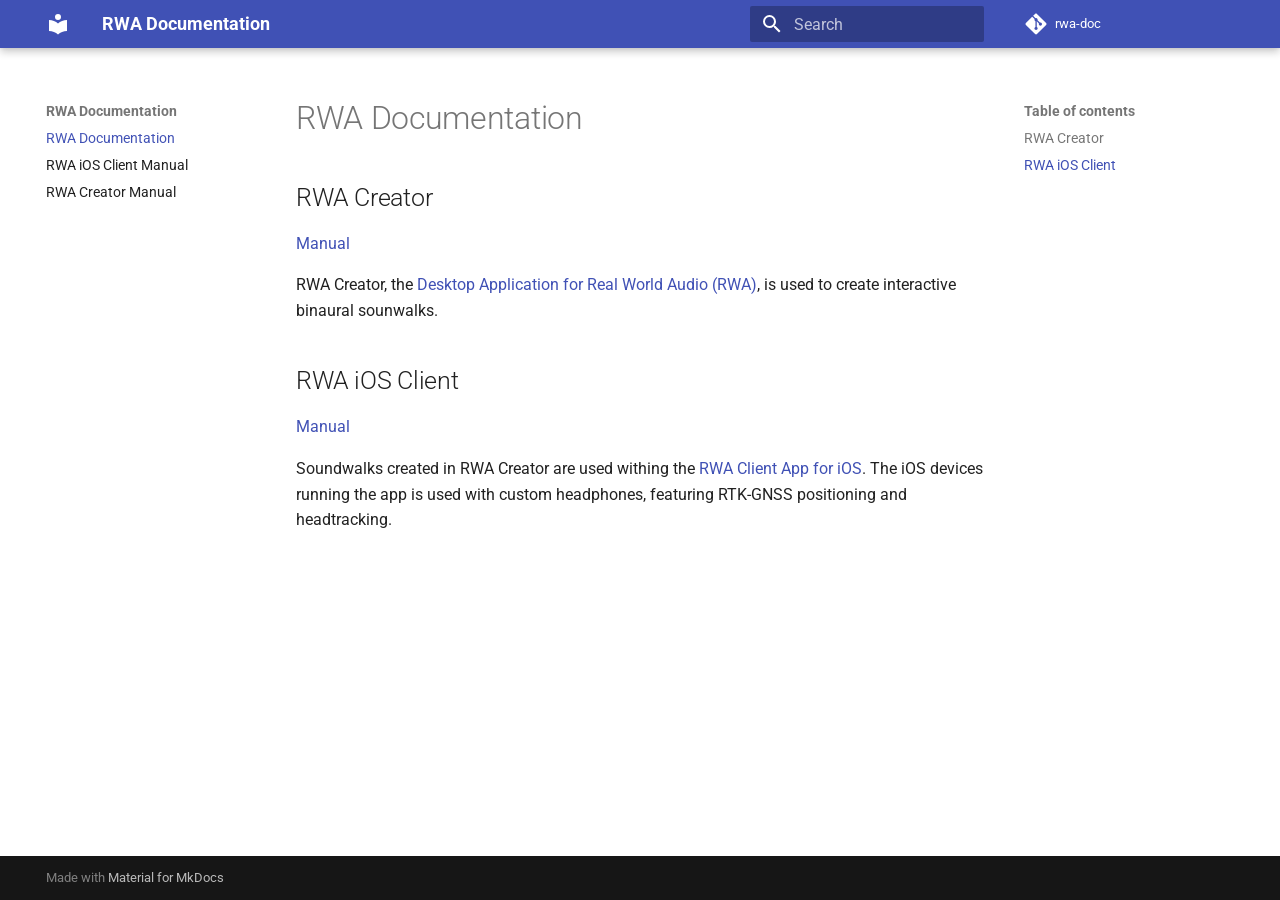
<file: index.html>
<!doctype html>
<html lang="en" class="no-js">
  <head>
    
      <meta charset="utf-8">
      <meta name="viewport" content="width=device-width,initial-scale=1">
      
      
      
        <link rel="canonical" href="https://rnd-hsm-klassik.github.io/rwa-doc/">
      
      
      
        <link rel="next" href="rwa-client-manual/">
      
      
        
      
      
      <link rel="icon" href="assets/images/favicon.png">
      <meta name="generator" content="mkdocs-1.6.1, mkdocs-material-9.7.4">
    
    
      
        <title>RWA Documentation</title>
      
    
    
      <link rel="stylesheet" href="assets/stylesheets/main.484c7ddc.min.css">
      
      


    
    
      
    
    
      
        
        
        <link rel="preconnect" href="https://fonts.gstatic.com" crossorigin>
        <link rel="stylesheet" href="https://fonts.googleapis.com/css?family=Roboto:300,300i,400,400i,700,700i%7CRoboto+Mono:400,400i,700,700i&display=fallback">
        <style>:root{--md-text-font:"Roboto";--md-code-font:"Roboto Mono"}</style>
      
    
    
    <script>__md_scope=new URL(".",location),__md_hash=e=>[...e].reduce(((e,_)=>(e<<5)-e+_.charCodeAt(0)),0),__md_get=(e,_=localStorage,t=__md_scope)=>JSON.parse(_.getItem(t.pathname+"."+e)),__md_set=(e,_,t=localStorage,a=__md_scope)=>{try{t.setItem(a.pathname+"."+e,JSON.stringify(_))}catch(e){}}</script>
    
      

    
    
  </head>
  
  
    <body dir="ltr">
  
    
    <input class="md-toggle" data-md-toggle="drawer" type="checkbox" id="__drawer" autocomplete="off">
    <input class="md-toggle" data-md-toggle="search" type="checkbox" id="__search" autocomplete="off">
    <label class="md-overlay" for="__drawer"></label>
    <div data-md-component="skip">
      
        
        <a href="#rwa-documentation" class="md-skip">
          Skip to content
        </a>
      
    </div>
    <div data-md-component="announce">
      
    </div>
    
    
      

  

<header class="md-header md-header--shadow" data-md-component="header">
  <nav class="md-header__inner md-grid" aria-label="Header">
    <a href="." title="RWA Documentation" class="md-header__button md-logo" aria-label="RWA Documentation" data-md-component="logo">
      
  
  <svg xmlns="http://www.w3.org/2000/svg" viewBox="0 0 24 24"><path d="M12 8a3 3 0 0 0 3-3 3 3 0 0 0-3-3 3 3 0 0 0-3 3 3 3 0 0 0 3 3m0 3.54C9.64 9.35 6.5 8 3 8v11c3.5 0 6.64 1.35 9 3.54 2.36-2.19 5.5-3.54 9-3.54V8c-3.5 0-6.64 1.35-9 3.54"/></svg>

    </a>
    <label class="md-header__button md-icon" for="__drawer">
      
      <svg xmlns="http://www.w3.org/2000/svg" viewBox="0 0 24 24"><path d="M3 6h18v2H3zm0 5h18v2H3zm0 5h18v2H3z"/></svg>
    </label>
    <div class="md-header__title" data-md-component="header-title">
      <div class="md-header__ellipsis">
        <div class="md-header__topic">
          <span class="md-ellipsis">
            RWA Documentation
          </span>
        </div>
        <div class="md-header__topic" data-md-component="header-topic">
          <span class="md-ellipsis">
            
              RWA Documentation
            
          </span>
        </div>
      </div>
    </div>
    
    
      <script>var palette=__md_get("__palette");if(palette&&palette.color){if("(prefers-color-scheme)"===palette.color.media){var media=matchMedia("(prefers-color-scheme: light)"),input=document.querySelector(media.matches?"[data-md-color-media='(prefers-color-scheme: light)']":"[data-md-color-media='(prefers-color-scheme: dark)']");palette.color.media=input.getAttribute("data-md-color-media"),palette.color.scheme=input.getAttribute("data-md-color-scheme"),palette.color.primary=input.getAttribute("data-md-color-primary"),palette.color.accent=input.getAttribute("data-md-color-accent")}for(var[key,value]of Object.entries(palette.color))document.body.setAttribute("data-md-color-"+key,value)}</script>
    
    
    
      
      
        <label class="md-header__button md-icon" for="__search">
          
          <svg xmlns="http://www.w3.org/2000/svg" viewBox="0 0 24 24"><path d="M9.5 3A6.5 6.5 0 0 1 16 9.5c0 1.61-.59 3.09-1.56 4.23l.27.27h.79l5 5-1.5 1.5-5-5v-.79l-.27-.27A6.52 6.52 0 0 1 9.5 16 6.5 6.5 0 0 1 3 9.5 6.5 6.5 0 0 1 9.5 3m0 2C7 5 5 7 5 9.5S7 14 9.5 14 14 12 14 9.5 12 5 9.5 5"/></svg>
        </label>
        <div class="md-search" data-md-component="search" role="dialog">
  <label class="md-search__overlay" for="__search"></label>
  <div class="md-search__inner" role="search">
    <form class="md-search__form" name="search">
      <input type="text" class="md-search__input" name="query" aria-label="Search" placeholder="Search" autocapitalize="off" autocorrect="off" autocomplete="off" spellcheck="false" data-md-component="search-query" required>
      <label class="md-search__icon md-icon" for="__search">
        
        <svg xmlns="http://www.w3.org/2000/svg" viewBox="0 0 24 24"><path d="M9.5 3A6.5 6.5 0 0 1 16 9.5c0 1.61-.59 3.09-1.56 4.23l.27.27h.79l5 5-1.5 1.5-5-5v-.79l-.27-.27A6.52 6.52 0 0 1 9.5 16 6.5 6.5 0 0 1 3 9.5 6.5 6.5 0 0 1 9.5 3m0 2C7 5 5 7 5 9.5S7 14 9.5 14 14 12 14 9.5 12 5 9.5 5"/></svg>
        
        <svg xmlns="http://www.w3.org/2000/svg" viewBox="0 0 24 24"><path d="M20 11v2H8l5.5 5.5-1.42 1.42L4.16 12l7.92-7.92L13.5 5.5 8 11z"/></svg>
      </label>
      <nav class="md-search__options" aria-label="Search">
        
        <button type="reset" class="md-search__icon md-icon" title="Clear" aria-label="Clear" tabindex="-1">
          
          <svg xmlns="http://www.w3.org/2000/svg" viewBox="0 0 24 24"><path d="M19 6.41 17.59 5 12 10.59 6.41 5 5 6.41 10.59 12 5 17.59 6.41 19 12 13.41 17.59 19 19 17.59 13.41 12z"/></svg>
        </button>
      </nav>
      
    </form>
    <div class="md-search__output">
      <div class="md-search__scrollwrap" tabindex="0" data-md-scrollfix>
        <div class="md-search-result" data-md-component="search-result">
          <div class="md-search-result__meta">
            Initializing search
          </div>
          <ol class="md-search-result__list" role="presentation"></ol>
        </div>
      </div>
    </div>
  </div>
</div>
      
    
    
      <div class="md-header__source">
        <a href="https://github.com/rnd-hsm-klassik/rwa-doc" title="Go to repository" class="md-source" data-md-component="source">
  <div class="md-source__icon md-icon">
    
    <svg xmlns="http://www.w3.org/2000/svg" viewBox="0 0 448 512"><!--! Font Awesome Free 7.1.0 by @fontawesome - https://fontawesome.com License - https://fontawesome.com/license/free (Icons: CC BY 4.0, Fonts: SIL OFL 1.1, Code: MIT License) Copyright 2025 Fonticons, Inc.--><path d="M439.6 236.1 244 40.5c-5.4-5.5-12.8-8.5-20.4-8.5s-15 3-20.4 8.4L162.5 81l51.5 51.5c27.1-9.1 52.7 16.8 43.4 43.7l49.7 49.7c34.2-11.8 61.2 31 35.5 56.7-26.5 26.5-70.2-2.9-56-37.3L240.3 199v121.9c25.3 12.5 22.3 41.8 9.1 55-6.4 6.4-15.2 10.1-24.3 10.1s-17.8-3.6-24.3-10.1c-17.6-17.6-11.1-46.9 11.2-56v-123c-20.8-8.5-24.6-30.7-18.6-45L142.6 101 8.5 235.1C3 240.6 0 247.9 0 255.5s3 15 8.5 20.4l195.6 195.7c5.4 5.4 12.7 8.4 20.4 8.4s15-3 20.4-8.4l194.7-194.7c5.4-5.4 8.4-12.8 8.4-20.4s-3-15-8.4-20.4"/></svg>
  </div>
  <div class="md-source__repository">
    rwa-doc
  </div>
</a>
      </div>
    
  </nav>
  
</header>
    
    <div class="md-container" data-md-component="container">
      
      
        
          
        
      
      <main class="md-main" data-md-component="main">
        <div class="md-main__inner md-grid">
          
            
              
              <div class="md-sidebar md-sidebar--primary" data-md-component="sidebar" data-md-type="navigation" >
                <div class="md-sidebar__scrollwrap">
                  <div class="md-sidebar__inner">
                    



<nav class="md-nav md-nav--primary" aria-label="Navigation" data-md-level="0">
  <label class="md-nav__title" for="__drawer">
    <a href="." title="RWA Documentation" class="md-nav__button md-logo" aria-label="RWA Documentation" data-md-component="logo">
      
  
  <svg xmlns="http://www.w3.org/2000/svg" viewBox="0 0 24 24"><path d="M12 8a3 3 0 0 0 3-3 3 3 0 0 0-3-3 3 3 0 0 0-3 3 3 3 0 0 0 3 3m0 3.54C9.64 9.35 6.5 8 3 8v11c3.5 0 6.64 1.35 9 3.54 2.36-2.19 5.5-3.54 9-3.54V8c-3.5 0-6.64 1.35-9 3.54"/></svg>

    </a>
    RWA Documentation
  </label>
  
    <div class="md-nav__source">
      <a href="https://github.com/rnd-hsm-klassik/rwa-doc" title="Go to repository" class="md-source" data-md-component="source">
  <div class="md-source__icon md-icon">
    
    <svg xmlns="http://www.w3.org/2000/svg" viewBox="0 0 448 512"><!--! Font Awesome Free 7.1.0 by @fontawesome - https://fontawesome.com License - https://fontawesome.com/license/free (Icons: CC BY 4.0, Fonts: SIL OFL 1.1, Code: MIT License) Copyright 2025 Fonticons, Inc.--><path d="M439.6 236.1 244 40.5c-5.4-5.5-12.8-8.5-20.4-8.5s-15 3-20.4 8.4L162.5 81l51.5 51.5c27.1-9.1 52.7 16.8 43.4 43.7l49.7 49.7c34.2-11.8 61.2 31 35.5 56.7-26.5 26.5-70.2-2.9-56-37.3L240.3 199v121.9c25.3 12.5 22.3 41.8 9.1 55-6.4 6.4-15.2 10.1-24.3 10.1s-17.8-3.6-24.3-10.1c-17.6-17.6-11.1-46.9 11.2-56v-123c-20.8-8.5-24.6-30.7-18.6-45L142.6 101 8.5 235.1C3 240.6 0 247.9 0 255.5s3 15 8.5 20.4l195.6 195.7c5.4 5.4 12.7 8.4 20.4 8.4s15-3 20.4-8.4l194.7-194.7c5.4-5.4 8.4-12.8 8.4-20.4s-3-15-8.4-20.4"/></svg>
  </div>
  <div class="md-source__repository">
    rwa-doc
  </div>
</a>
    </div>
  
  <ul class="md-nav__list" data-md-scrollfix>
    
      
      
  
  
    
  
  
  
    <li class="md-nav__item md-nav__item--active">
      
      <input class="md-nav__toggle md-toggle" type="checkbox" id="__toc">
      
      
        
      
      
        <label class="md-nav__link md-nav__link--active" for="__toc">
          
  
  
  <span class="md-ellipsis">
    
  
    RWA Documentation
  

    
  </span>
  
  

          <span class="md-nav__icon md-icon"></span>
        </label>
      
      <a href="." class="md-nav__link md-nav__link--active">
        
  
  
  <span class="md-ellipsis">
    
  
    RWA Documentation
  

    
  </span>
  
  

      </a>
      
        

<nav class="md-nav md-nav--secondary" aria-label="Table of contents">
  
  
  
    
  
  
    <label class="md-nav__title" for="__toc">
      <span class="md-nav__icon md-icon"></span>
      Table of contents
    </label>
    <ul class="md-nav__list" data-md-component="toc" data-md-scrollfix>
      
        <li class="md-nav__item">
  <a href="#rwa-creator" class="md-nav__link">
    <span class="md-ellipsis">
      
        RWA Creator
      
    </span>
  </a>
  
</li>
      
        <li class="md-nav__item">
  <a href="#rwa-ios-client" class="md-nav__link">
    <span class="md-ellipsis">
      
        RWA iOS Client
      
    </span>
  </a>
  
</li>
      
    </ul>
  
</nav>
      
    </li>
  

    
      
      
  
  
  
  
    <li class="md-nav__item">
      <a href="rwa-client-manual/" class="md-nav__link">
        
  
  
  <span class="md-ellipsis">
    
  
    RWA iOS Client Manual
  

    
  </span>
  
  

      </a>
    </li>
  

    
      
      
  
  
  
  
    <li class="md-nav__item">
      <a href="rwa-creator-manual/" class="md-nav__link">
        
  
  
  <span class="md-ellipsis">
    
  
    RWA Creator Manual
  

    
  </span>
  
  

      </a>
    </li>
  

    
  </ul>
</nav>
                  </div>
                </div>
              </div>
            
            
              
              <div class="md-sidebar md-sidebar--secondary" data-md-component="sidebar" data-md-type="toc" >
                <div class="md-sidebar__scrollwrap">
                  <div class="md-sidebar__inner">
                    

<nav class="md-nav md-nav--secondary" aria-label="Table of contents">
  
  
  
    
  
  
    <label class="md-nav__title" for="__toc">
      <span class="md-nav__icon md-icon"></span>
      Table of contents
    </label>
    <ul class="md-nav__list" data-md-component="toc" data-md-scrollfix>
      
        <li class="md-nav__item">
  <a href="#rwa-creator" class="md-nav__link">
    <span class="md-ellipsis">
      
        RWA Creator
      
    </span>
  </a>
  
</li>
      
        <li class="md-nav__item">
  <a href="#rwa-ios-client" class="md-nav__link">
    <span class="md-ellipsis">
      
        RWA iOS Client
      
    </span>
  </a>
  
</li>
      
    </ul>
  
</nav>
                  </div>
                </div>
              </div>
            
          
          
            <div class="md-content" data-md-component="content">
              
              <article class="md-content__inner md-typeset">
                
                  


  
  


<h1 id="rwa-documentation">RWA Documentation</h1>
<h2 id="rwa-creator">RWA Creator</h2>
<p><a href="rwa-creator-manual/">Manual</a></p>
<p>RWA Creator, the <a href="https://github.com/funkerresch/rwacreator">Desktop Application for Real World Audio (RWA)</a>,
is used to create interactive binaural sounwalks.</p>
<h2 id="rwa-ios-client">RWA iOS Client</h2>
<p><a href="rwa-client-manual/">Manual</a></p>
<p>Soundwalks created in RWA Creator are used withing the <a href="https://github.com/funkerresch/rwaclient-ios">RWA Client App for iOS</a>.
The iOS devices running the app is used with custom headphones, featuring RTK-GNSS positioning and headtracking.</p>












                
              </article>
            </div>
          
          
<script>var target=document.getElementById(location.hash.slice(1));target&&target.name&&(target.checked=target.name.startsWith("__tabbed_"))</script>
        </div>
        
      </main>
      
        <footer class="md-footer">
  
  <div class="md-footer-meta md-typeset">
    <div class="md-footer-meta__inner md-grid">
      <div class="md-copyright">
  
  
    Made with
    <a href="https://squidfunk.github.io/mkdocs-material/" target="_blank" rel="noopener">
      Material for MkDocs
    </a>
  
</div>
      
    </div>
  </div>
</footer>
      
    </div>
    <div class="md-dialog" data-md-component="dialog">
      <div class="md-dialog__inner md-typeset"></div>
    </div>
    
    
    
      
      
      <script id="__config" type="application/json">{"annotate": null, "base": ".", "features": [], "search": "assets/javascripts/workers/search.2c215733.min.js", "tags": null, "translations": {"clipboard.copied": "Copied to clipboard", "clipboard.copy": "Copy to clipboard", "search.result.more.one": "1 more on this page", "search.result.more.other": "# more on this page", "search.result.none": "No matching documents", "search.result.one": "1 matching document", "search.result.other": "# matching documents", "search.result.placeholder": "Type to start searching", "search.result.term.missing": "Missing", "select.version": "Select version"}, "version": null}</script>
    
    
      <script src="assets/javascripts/bundle.79ae519e.min.js"></script>
      
    
  </body>
</html>
</file>
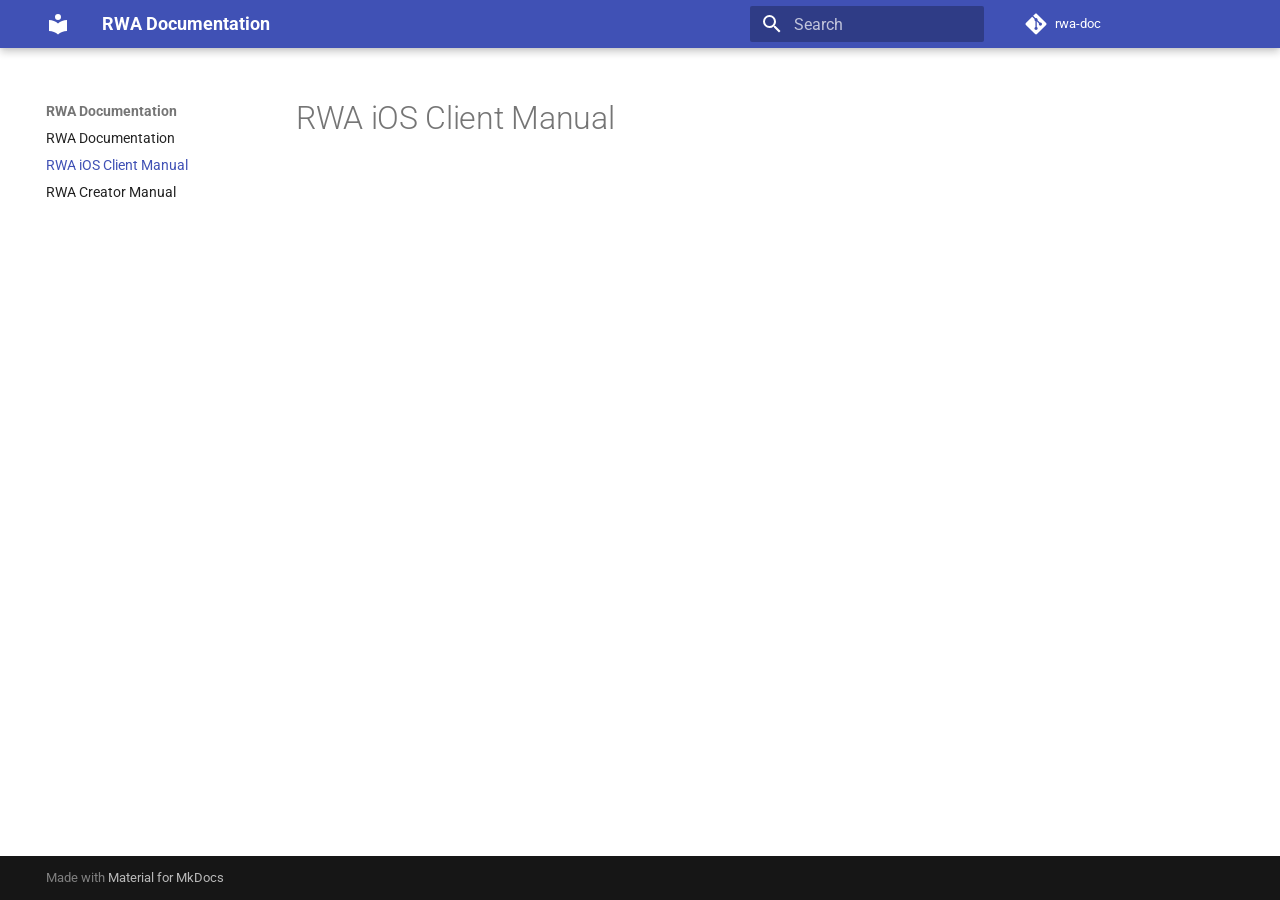
<file: rwa-client-manual/index.html>
<!doctype html>
<html lang="en" class="no-js">
  <head>
    
      <meta charset="utf-8">
      <meta name="viewport" content="width=device-width,initial-scale=1">
      
      
      
        <link rel="canonical" href="https://rnd-hsm-klassik.github.io/rwa-doc/rwa-client-manual/">
      
      
        <link rel="prev" href="..">
      
      
        <link rel="next" href="../rwa-creator-manual/">
      
      
        
      
      
      <link rel="icon" href="../assets/images/favicon.png">
      <meta name="generator" content="mkdocs-1.6.1, mkdocs-material-9.7.4">
    
    
      
        <title>RWA iOS Client Manual - RWA Documentation</title>
      
    
    
      <link rel="stylesheet" href="../assets/stylesheets/main.484c7ddc.min.css">
      
      


    
    
      
    
    
      
        
        
        <link rel="preconnect" href="https://fonts.gstatic.com" crossorigin>
        <link rel="stylesheet" href="https://fonts.googleapis.com/css?family=Roboto:300,300i,400,400i,700,700i%7CRoboto+Mono:400,400i,700,700i&display=fallback">
        <style>:root{--md-text-font:"Roboto";--md-code-font:"Roboto Mono"}</style>
      
    
    
    <script>__md_scope=new URL("..",location),__md_hash=e=>[...e].reduce(((e,_)=>(e<<5)-e+_.charCodeAt(0)),0),__md_get=(e,_=localStorage,t=__md_scope)=>JSON.parse(_.getItem(t.pathname+"."+e)),__md_set=(e,_,t=localStorage,a=__md_scope)=>{try{t.setItem(a.pathname+"."+e,JSON.stringify(_))}catch(e){}}</script>
    
      

    
    
  </head>
  
  
    <body dir="ltr">
  
    
    <input class="md-toggle" data-md-toggle="drawer" type="checkbox" id="__drawer" autocomplete="off">
    <input class="md-toggle" data-md-toggle="search" type="checkbox" id="__search" autocomplete="off">
    <label class="md-overlay" for="__drawer"></label>
    <div data-md-component="skip">
      
        
        <a href="#rwa-ios-client-manual" class="md-skip">
          Skip to content
        </a>
      
    </div>
    <div data-md-component="announce">
      
    </div>
    
    
      

  

<header class="md-header md-header--shadow" data-md-component="header">
  <nav class="md-header__inner md-grid" aria-label="Header">
    <a href=".." title="RWA Documentation" class="md-header__button md-logo" aria-label="RWA Documentation" data-md-component="logo">
      
  
  <svg xmlns="http://www.w3.org/2000/svg" viewBox="0 0 24 24"><path d="M12 8a3 3 0 0 0 3-3 3 3 0 0 0-3-3 3 3 0 0 0-3 3 3 3 0 0 0 3 3m0 3.54C9.64 9.35 6.5 8 3 8v11c3.5 0 6.64 1.35 9 3.54 2.36-2.19 5.5-3.54 9-3.54V8c-3.5 0-6.64 1.35-9 3.54"/></svg>

    </a>
    <label class="md-header__button md-icon" for="__drawer">
      
      <svg xmlns="http://www.w3.org/2000/svg" viewBox="0 0 24 24"><path d="M3 6h18v2H3zm0 5h18v2H3zm0 5h18v2H3z"/></svg>
    </label>
    <div class="md-header__title" data-md-component="header-title">
      <div class="md-header__ellipsis">
        <div class="md-header__topic">
          <span class="md-ellipsis">
            RWA Documentation
          </span>
        </div>
        <div class="md-header__topic" data-md-component="header-topic">
          <span class="md-ellipsis">
            
              RWA iOS Client Manual
            
          </span>
        </div>
      </div>
    </div>
    
    
      <script>var palette=__md_get("__palette");if(palette&&palette.color){if("(prefers-color-scheme)"===palette.color.media){var media=matchMedia("(prefers-color-scheme: light)"),input=document.querySelector(media.matches?"[data-md-color-media='(prefers-color-scheme: light)']":"[data-md-color-media='(prefers-color-scheme: dark)']");palette.color.media=input.getAttribute("data-md-color-media"),palette.color.scheme=input.getAttribute("data-md-color-scheme"),palette.color.primary=input.getAttribute("data-md-color-primary"),palette.color.accent=input.getAttribute("data-md-color-accent")}for(var[key,value]of Object.entries(palette.color))document.body.setAttribute("data-md-color-"+key,value)}</script>
    
    
    
      
      
        <label class="md-header__button md-icon" for="__search">
          
          <svg xmlns="http://www.w3.org/2000/svg" viewBox="0 0 24 24"><path d="M9.5 3A6.5 6.5 0 0 1 16 9.5c0 1.61-.59 3.09-1.56 4.23l.27.27h.79l5 5-1.5 1.5-5-5v-.79l-.27-.27A6.52 6.52 0 0 1 9.5 16 6.5 6.5 0 0 1 3 9.5 6.5 6.5 0 0 1 9.5 3m0 2C7 5 5 7 5 9.5S7 14 9.5 14 14 12 14 9.5 12 5 9.5 5"/></svg>
        </label>
        <div class="md-search" data-md-component="search" role="dialog">
  <label class="md-search__overlay" for="__search"></label>
  <div class="md-search__inner" role="search">
    <form class="md-search__form" name="search">
      <input type="text" class="md-search__input" name="query" aria-label="Search" placeholder="Search" autocapitalize="off" autocorrect="off" autocomplete="off" spellcheck="false" data-md-component="search-query" required>
      <label class="md-search__icon md-icon" for="__search">
        
        <svg xmlns="http://www.w3.org/2000/svg" viewBox="0 0 24 24"><path d="M9.5 3A6.5 6.5 0 0 1 16 9.5c0 1.61-.59 3.09-1.56 4.23l.27.27h.79l5 5-1.5 1.5-5-5v-.79l-.27-.27A6.52 6.52 0 0 1 9.5 16 6.5 6.5 0 0 1 3 9.5 6.5 6.5 0 0 1 9.5 3m0 2C7 5 5 7 5 9.5S7 14 9.5 14 14 12 14 9.5 12 5 9.5 5"/></svg>
        
        <svg xmlns="http://www.w3.org/2000/svg" viewBox="0 0 24 24"><path d="M20 11v2H8l5.5 5.5-1.42 1.42L4.16 12l7.92-7.92L13.5 5.5 8 11z"/></svg>
      </label>
      <nav class="md-search__options" aria-label="Search">
        
        <button type="reset" class="md-search__icon md-icon" title="Clear" aria-label="Clear" tabindex="-1">
          
          <svg xmlns="http://www.w3.org/2000/svg" viewBox="0 0 24 24"><path d="M19 6.41 17.59 5 12 10.59 6.41 5 5 6.41 10.59 12 5 17.59 6.41 19 12 13.41 17.59 19 19 17.59 13.41 12z"/></svg>
        </button>
      </nav>
      
    </form>
    <div class="md-search__output">
      <div class="md-search__scrollwrap" tabindex="0" data-md-scrollfix>
        <div class="md-search-result" data-md-component="search-result">
          <div class="md-search-result__meta">
            Initializing search
          </div>
          <ol class="md-search-result__list" role="presentation"></ol>
        </div>
      </div>
    </div>
  </div>
</div>
      
    
    
      <div class="md-header__source">
        <a href="https://github.com/rnd-hsm-klassik/rwa-doc" title="Go to repository" class="md-source" data-md-component="source">
  <div class="md-source__icon md-icon">
    
    <svg xmlns="http://www.w3.org/2000/svg" viewBox="0 0 448 512"><!--! Font Awesome Free 7.1.0 by @fontawesome - https://fontawesome.com License - https://fontawesome.com/license/free (Icons: CC BY 4.0, Fonts: SIL OFL 1.1, Code: MIT License) Copyright 2025 Fonticons, Inc.--><path d="M439.6 236.1 244 40.5c-5.4-5.5-12.8-8.5-20.4-8.5s-15 3-20.4 8.4L162.5 81l51.5 51.5c27.1-9.1 52.7 16.8 43.4 43.7l49.7 49.7c34.2-11.8 61.2 31 35.5 56.7-26.5 26.5-70.2-2.9-56-37.3L240.3 199v121.9c25.3 12.5 22.3 41.8 9.1 55-6.4 6.4-15.2 10.1-24.3 10.1s-17.8-3.6-24.3-10.1c-17.6-17.6-11.1-46.9 11.2-56v-123c-20.8-8.5-24.6-30.7-18.6-45L142.6 101 8.5 235.1C3 240.6 0 247.9 0 255.5s3 15 8.5 20.4l195.6 195.7c5.4 5.4 12.7 8.4 20.4 8.4s15-3 20.4-8.4l194.7-194.7c5.4-5.4 8.4-12.8 8.4-20.4s-3-15-8.4-20.4"/></svg>
  </div>
  <div class="md-source__repository">
    rwa-doc
  </div>
</a>
      </div>
    
  </nav>
  
</header>
    
    <div class="md-container" data-md-component="container">
      
      
        
          
        
      
      <main class="md-main" data-md-component="main">
        <div class="md-main__inner md-grid">
          
            
              
              <div class="md-sidebar md-sidebar--primary" data-md-component="sidebar" data-md-type="navigation" >
                <div class="md-sidebar__scrollwrap">
                  <div class="md-sidebar__inner">
                    



<nav class="md-nav md-nav--primary" aria-label="Navigation" data-md-level="0">
  <label class="md-nav__title" for="__drawer">
    <a href=".." title="RWA Documentation" class="md-nav__button md-logo" aria-label="RWA Documentation" data-md-component="logo">
      
  
  <svg xmlns="http://www.w3.org/2000/svg" viewBox="0 0 24 24"><path d="M12 8a3 3 0 0 0 3-3 3 3 0 0 0-3-3 3 3 0 0 0-3 3 3 3 0 0 0 3 3m0 3.54C9.64 9.35 6.5 8 3 8v11c3.5 0 6.64 1.35 9 3.54 2.36-2.19 5.5-3.54 9-3.54V8c-3.5 0-6.64 1.35-9 3.54"/></svg>

    </a>
    RWA Documentation
  </label>
  
    <div class="md-nav__source">
      <a href="https://github.com/rnd-hsm-klassik/rwa-doc" title="Go to repository" class="md-source" data-md-component="source">
  <div class="md-source__icon md-icon">
    
    <svg xmlns="http://www.w3.org/2000/svg" viewBox="0 0 448 512"><!--! Font Awesome Free 7.1.0 by @fontawesome - https://fontawesome.com License - https://fontawesome.com/license/free (Icons: CC BY 4.0, Fonts: SIL OFL 1.1, Code: MIT License) Copyright 2025 Fonticons, Inc.--><path d="M439.6 236.1 244 40.5c-5.4-5.5-12.8-8.5-20.4-8.5s-15 3-20.4 8.4L162.5 81l51.5 51.5c27.1-9.1 52.7 16.8 43.4 43.7l49.7 49.7c34.2-11.8 61.2 31 35.5 56.7-26.5 26.5-70.2-2.9-56-37.3L240.3 199v121.9c25.3 12.5 22.3 41.8 9.1 55-6.4 6.4-15.2 10.1-24.3 10.1s-17.8-3.6-24.3-10.1c-17.6-17.6-11.1-46.9 11.2-56v-123c-20.8-8.5-24.6-30.7-18.6-45L142.6 101 8.5 235.1C3 240.6 0 247.9 0 255.5s3 15 8.5 20.4l195.6 195.7c5.4 5.4 12.7 8.4 20.4 8.4s15-3 20.4-8.4l194.7-194.7c5.4-5.4 8.4-12.8 8.4-20.4s-3-15-8.4-20.4"/></svg>
  </div>
  <div class="md-source__repository">
    rwa-doc
  </div>
</a>
    </div>
  
  <ul class="md-nav__list" data-md-scrollfix>
    
      
      
  
  
  
  
    <li class="md-nav__item">
      <a href=".." class="md-nav__link">
        
  
  
  <span class="md-ellipsis">
    
  
    RWA Documentation
  

    
  </span>
  
  

      </a>
    </li>
  

    
      
      
  
  
    
  
  
  
    <li class="md-nav__item md-nav__item--active">
      
      <input class="md-nav__toggle md-toggle" type="checkbox" id="__toc">
      
      
        
      
      
      <a href="./" class="md-nav__link md-nav__link--active">
        
  
  
  <span class="md-ellipsis">
    
  
    RWA iOS Client Manual
  

    
  </span>
  
  

      </a>
      
    </li>
  

    
      
      
  
  
  
  
    <li class="md-nav__item">
      <a href="../rwa-creator-manual/" class="md-nav__link">
        
  
  
  <span class="md-ellipsis">
    
  
    RWA Creator Manual
  

    
  </span>
  
  

      </a>
    </li>
  

    
  </ul>
</nav>
                  </div>
                </div>
              </div>
            
            
              
              <div class="md-sidebar md-sidebar--secondary" data-md-component="sidebar" data-md-type="toc" >
                <div class="md-sidebar__scrollwrap">
                  <div class="md-sidebar__inner">
                    

<nav class="md-nav md-nav--secondary" aria-label="Table of contents">
  
  
  
    
  
  
</nav>
                  </div>
                </div>
              </div>
            
          
          
            <div class="md-content" data-md-component="content">
              
              <article class="md-content__inner md-typeset">
                
                  


  
  


<h1 id="rwa-ios-client-manual">RWA iOS Client Manual</h1>












                
              </article>
            </div>
          
          
<script>var target=document.getElementById(location.hash.slice(1));target&&target.name&&(target.checked=target.name.startsWith("__tabbed_"))</script>
        </div>
        
      </main>
      
        <footer class="md-footer">
  
  <div class="md-footer-meta md-typeset">
    <div class="md-footer-meta__inner md-grid">
      <div class="md-copyright">
  
  
    Made with
    <a href="https://squidfunk.github.io/mkdocs-material/" target="_blank" rel="noopener">
      Material for MkDocs
    </a>
  
</div>
      
    </div>
  </div>
</footer>
      
    </div>
    <div class="md-dialog" data-md-component="dialog">
      <div class="md-dialog__inner md-typeset"></div>
    </div>
    
    
    
      
      
      <script id="__config" type="application/json">{"annotate": null, "base": "..", "features": [], "search": "../assets/javascripts/workers/search.2c215733.min.js", "tags": null, "translations": {"clipboard.copied": "Copied to clipboard", "clipboard.copy": "Copy to clipboard", "search.result.more.one": "1 more on this page", "search.result.more.other": "# more on this page", "search.result.none": "No matching documents", "search.result.one": "1 matching document", "search.result.other": "# matching documents", "search.result.placeholder": "Type to start searching", "search.result.term.missing": "Missing", "select.version": "Select version"}, "version": null}</script>
    
    
      <script src="../assets/javascripts/bundle.79ae519e.min.js"></script>
      
    
  </body>
</html>
</file>
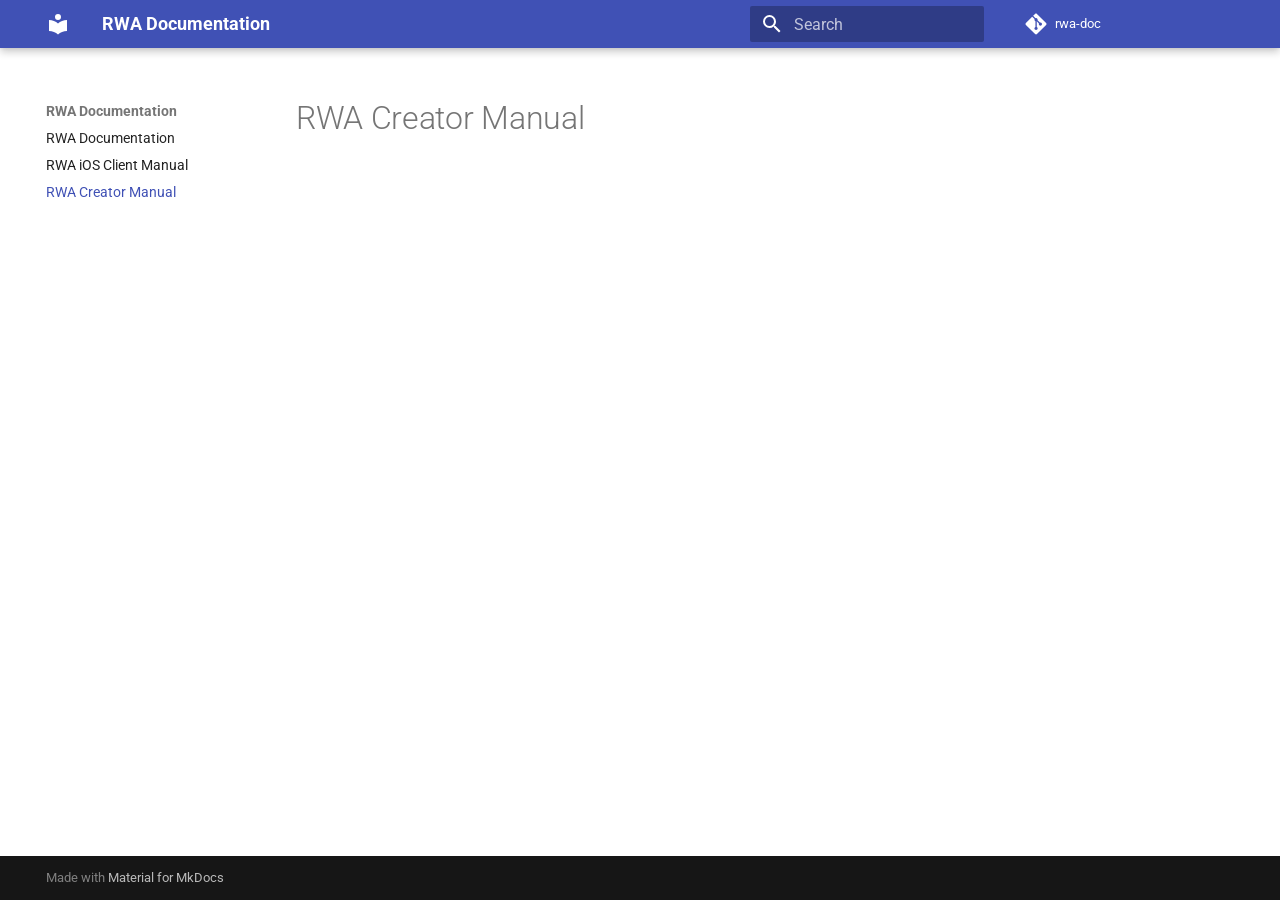
<file: rwa-creator-manual/index.html>
<!doctype html>
<html lang="en" class="no-js">
  <head>
    
      <meta charset="utf-8">
      <meta name="viewport" content="width=device-width,initial-scale=1">
      
      
      
        <link rel="canonical" href="https://rnd-hsm-klassik.github.io/rwa-doc/rwa-creator-manual/">
      
      
        <link rel="prev" href="../rwa-client-manual/">
      
      
      
        
      
      
      <link rel="icon" href="../assets/images/favicon.png">
      <meta name="generator" content="mkdocs-1.6.1, mkdocs-material-9.7.4">
    
    
      
        <title>RWA Creator Manual - RWA Documentation</title>
      
    
    
      <link rel="stylesheet" href="../assets/stylesheets/main.484c7ddc.min.css">
      
      


    
    
      
    
    
      
        
        
        <link rel="preconnect" href="https://fonts.gstatic.com" crossorigin>
        <link rel="stylesheet" href="https://fonts.googleapis.com/css?family=Roboto:300,300i,400,400i,700,700i%7CRoboto+Mono:400,400i,700,700i&display=fallback">
        <style>:root{--md-text-font:"Roboto";--md-code-font:"Roboto Mono"}</style>
      
    
    
    <script>__md_scope=new URL("..",location),__md_hash=e=>[...e].reduce(((e,_)=>(e<<5)-e+_.charCodeAt(0)),0),__md_get=(e,_=localStorage,t=__md_scope)=>JSON.parse(_.getItem(t.pathname+"."+e)),__md_set=(e,_,t=localStorage,a=__md_scope)=>{try{t.setItem(a.pathname+"."+e,JSON.stringify(_))}catch(e){}}</script>
    
      

    
    
  </head>
  
  
    <body dir="ltr">
  
    
    <input class="md-toggle" data-md-toggle="drawer" type="checkbox" id="__drawer" autocomplete="off">
    <input class="md-toggle" data-md-toggle="search" type="checkbox" id="__search" autocomplete="off">
    <label class="md-overlay" for="__drawer"></label>
    <div data-md-component="skip">
      
        
        <a href="#rwa-creator-manual" class="md-skip">
          Skip to content
        </a>
      
    </div>
    <div data-md-component="announce">
      
    </div>
    
    
      

  

<header class="md-header md-header--shadow" data-md-component="header">
  <nav class="md-header__inner md-grid" aria-label="Header">
    <a href=".." title="RWA Documentation" class="md-header__button md-logo" aria-label="RWA Documentation" data-md-component="logo">
      
  
  <svg xmlns="http://www.w3.org/2000/svg" viewBox="0 0 24 24"><path d="M12 8a3 3 0 0 0 3-3 3 3 0 0 0-3-3 3 3 0 0 0-3 3 3 3 0 0 0 3 3m0 3.54C9.64 9.35 6.5 8 3 8v11c3.5 0 6.64 1.35 9 3.54 2.36-2.19 5.5-3.54 9-3.54V8c-3.5 0-6.64 1.35-9 3.54"/></svg>

    </a>
    <label class="md-header__button md-icon" for="__drawer">
      
      <svg xmlns="http://www.w3.org/2000/svg" viewBox="0 0 24 24"><path d="M3 6h18v2H3zm0 5h18v2H3zm0 5h18v2H3z"/></svg>
    </label>
    <div class="md-header__title" data-md-component="header-title">
      <div class="md-header__ellipsis">
        <div class="md-header__topic">
          <span class="md-ellipsis">
            RWA Documentation
          </span>
        </div>
        <div class="md-header__topic" data-md-component="header-topic">
          <span class="md-ellipsis">
            
              RWA Creator Manual
            
          </span>
        </div>
      </div>
    </div>
    
    
      <script>var palette=__md_get("__palette");if(palette&&palette.color){if("(prefers-color-scheme)"===palette.color.media){var media=matchMedia("(prefers-color-scheme: light)"),input=document.querySelector(media.matches?"[data-md-color-media='(prefers-color-scheme: light)']":"[data-md-color-media='(prefers-color-scheme: dark)']");palette.color.media=input.getAttribute("data-md-color-media"),palette.color.scheme=input.getAttribute("data-md-color-scheme"),palette.color.primary=input.getAttribute("data-md-color-primary"),palette.color.accent=input.getAttribute("data-md-color-accent")}for(var[key,value]of Object.entries(palette.color))document.body.setAttribute("data-md-color-"+key,value)}</script>
    
    
    
      
      
        <label class="md-header__button md-icon" for="__search">
          
          <svg xmlns="http://www.w3.org/2000/svg" viewBox="0 0 24 24"><path d="M9.5 3A6.5 6.5 0 0 1 16 9.5c0 1.61-.59 3.09-1.56 4.23l.27.27h.79l5 5-1.5 1.5-5-5v-.79l-.27-.27A6.52 6.52 0 0 1 9.5 16 6.5 6.5 0 0 1 3 9.5 6.5 6.5 0 0 1 9.5 3m0 2C7 5 5 7 5 9.5S7 14 9.5 14 14 12 14 9.5 12 5 9.5 5"/></svg>
        </label>
        <div class="md-search" data-md-component="search" role="dialog">
  <label class="md-search__overlay" for="__search"></label>
  <div class="md-search__inner" role="search">
    <form class="md-search__form" name="search">
      <input type="text" class="md-search__input" name="query" aria-label="Search" placeholder="Search" autocapitalize="off" autocorrect="off" autocomplete="off" spellcheck="false" data-md-component="search-query" required>
      <label class="md-search__icon md-icon" for="__search">
        
        <svg xmlns="http://www.w3.org/2000/svg" viewBox="0 0 24 24"><path d="M9.5 3A6.5 6.5 0 0 1 16 9.5c0 1.61-.59 3.09-1.56 4.23l.27.27h.79l5 5-1.5 1.5-5-5v-.79l-.27-.27A6.52 6.52 0 0 1 9.5 16 6.5 6.5 0 0 1 3 9.5 6.5 6.5 0 0 1 9.5 3m0 2C7 5 5 7 5 9.5S7 14 9.5 14 14 12 14 9.5 12 5 9.5 5"/></svg>
        
        <svg xmlns="http://www.w3.org/2000/svg" viewBox="0 0 24 24"><path d="M20 11v2H8l5.5 5.5-1.42 1.42L4.16 12l7.92-7.92L13.5 5.5 8 11z"/></svg>
      </label>
      <nav class="md-search__options" aria-label="Search">
        
        <button type="reset" class="md-search__icon md-icon" title="Clear" aria-label="Clear" tabindex="-1">
          
          <svg xmlns="http://www.w3.org/2000/svg" viewBox="0 0 24 24"><path d="M19 6.41 17.59 5 12 10.59 6.41 5 5 6.41 10.59 12 5 17.59 6.41 19 12 13.41 17.59 19 19 17.59 13.41 12z"/></svg>
        </button>
      </nav>
      
    </form>
    <div class="md-search__output">
      <div class="md-search__scrollwrap" tabindex="0" data-md-scrollfix>
        <div class="md-search-result" data-md-component="search-result">
          <div class="md-search-result__meta">
            Initializing search
          </div>
          <ol class="md-search-result__list" role="presentation"></ol>
        </div>
      </div>
    </div>
  </div>
</div>
      
    
    
      <div class="md-header__source">
        <a href="https://github.com/rnd-hsm-klassik/rwa-doc" title="Go to repository" class="md-source" data-md-component="source">
  <div class="md-source__icon md-icon">
    
    <svg xmlns="http://www.w3.org/2000/svg" viewBox="0 0 448 512"><!--! Font Awesome Free 7.1.0 by @fontawesome - https://fontawesome.com License - https://fontawesome.com/license/free (Icons: CC BY 4.0, Fonts: SIL OFL 1.1, Code: MIT License) Copyright 2025 Fonticons, Inc.--><path d="M439.6 236.1 244 40.5c-5.4-5.5-12.8-8.5-20.4-8.5s-15 3-20.4 8.4L162.5 81l51.5 51.5c27.1-9.1 52.7 16.8 43.4 43.7l49.7 49.7c34.2-11.8 61.2 31 35.5 56.7-26.5 26.5-70.2-2.9-56-37.3L240.3 199v121.9c25.3 12.5 22.3 41.8 9.1 55-6.4 6.4-15.2 10.1-24.3 10.1s-17.8-3.6-24.3-10.1c-17.6-17.6-11.1-46.9 11.2-56v-123c-20.8-8.5-24.6-30.7-18.6-45L142.6 101 8.5 235.1C3 240.6 0 247.9 0 255.5s3 15 8.5 20.4l195.6 195.7c5.4 5.4 12.7 8.4 20.4 8.4s15-3 20.4-8.4l194.7-194.7c5.4-5.4 8.4-12.8 8.4-20.4s-3-15-8.4-20.4"/></svg>
  </div>
  <div class="md-source__repository">
    rwa-doc
  </div>
</a>
      </div>
    
  </nav>
  
</header>
    
    <div class="md-container" data-md-component="container">
      
      
        
          
        
      
      <main class="md-main" data-md-component="main">
        <div class="md-main__inner md-grid">
          
            
              
              <div class="md-sidebar md-sidebar--primary" data-md-component="sidebar" data-md-type="navigation" >
                <div class="md-sidebar__scrollwrap">
                  <div class="md-sidebar__inner">
                    



<nav class="md-nav md-nav--primary" aria-label="Navigation" data-md-level="0">
  <label class="md-nav__title" for="__drawer">
    <a href=".." title="RWA Documentation" class="md-nav__button md-logo" aria-label="RWA Documentation" data-md-component="logo">
      
  
  <svg xmlns="http://www.w3.org/2000/svg" viewBox="0 0 24 24"><path d="M12 8a3 3 0 0 0 3-3 3 3 0 0 0-3-3 3 3 0 0 0-3 3 3 3 0 0 0 3 3m0 3.54C9.64 9.35 6.5 8 3 8v11c3.5 0 6.64 1.35 9 3.54 2.36-2.19 5.5-3.54 9-3.54V8c-3.5 0-6.64 1.35-9 3.54"/></svg>

    </a>
    RWA Documentation
  </label>
  
    <div class="md-nav__source">
      <a href="https://github.com/rnd-hsm-klassik/rwa-doc" title="Go to repository" class="md-source" data-md-component="source">
  <div class="md-source__icon md-icon">
    
    <svg xmlns="http://www.w3.org/2000/svg" viewBox="0 0 448 512"><!--! Font Awesome Free 7.1.0 by @fontawesome - https://fontawesome.com License - https://fontawesome.com/license/free (Icons: CC BY 4.0, Fonts: SIL OFL 1.1, Code: MIT License) Copyright 2025 Fonticons, Inc.--><path d="M439.6 236.1 244 40.5c-5.4-5.5-12.8-8.5-20.4-8.5s-15 3-20.4 8.4L162.5 81l51.5 51.5c27.1-9.1 52.7 16.8 43.4 43.7l49.7 49.7c34.2-11.8 61.2 31 35.5 56.7-26.5 26.5-70.2-2.9-56-37.3L240.3 199v121.9c25.3 12.5 22.3 41.8 9.1 55-6.4 6.4-15.2 10.1-24.3 10.1s-17.8-3.6-24.3-10.1c-17.6-17.6-11.1-46.9 11.2-56v-123c-20.8-8.5-24.6-30.7-18.6-45L142.6 101 8.5 235.1C3 240.6 0 247.9 0 255.5s3 15 8.5 20.4l195.6 195.7c5.4 5.4 12.7 8.4 20.4 8.4s15-3 20.4-8.4l194.7-194.7c5.4-5.4 8.4-12.8 8.4-20.4s-3-15-8.4-20.4"/></svg>
  </div>
  <div class="md-source__repository">
    rwa-doc
  </div>
</a>
    </div>
  
  <ul class="md-nav__list" data-md-scrollfix>
    
      
      
  
  
  
  
    <li class="md-nav__item">
      <a href=".." class="md-nav__link">
        
  
  
  <span class="md-ellipsis">
    
  
    RWA Documentation
  

    
  </span>
  
  

      </a>
    </li>
  

    
      
      
  
  
  
  
    <li class="md-nav__item">
      <a href="../rwa-client-manual/" class="md-nav__link">
        
  
  
  <span class="md-ellipsis">
    
  
    RWA iOS Client Manual
  

    
  </span>
  
  

      </a>
    </li>
  

    
      
      
  
  
    
  
  
  
    <li class="md-nav__item md-nav__item--active">
      
      <input class="md-nav__toggle md-toggle" type="checkbox" id="__toc">
      
      
        
      
      
      <a href="./" class="md-nav__link md-nav__link--active">
        
  
  
  <span class="md-ellipsis">
    
  
    RWA Creator Manual
  

    
  </span>
  
  

      </a>
      
    </li>
  

    
  </ul>
</nav>
                  </div>
                </div>
              </div>
            
            
              
              <div class="md-sidebar md-sidebar--secondary" data-md-component="sidebar" data-md-type="toc" >
                <div class="md-sidebar__scrollwrap">
                  <div class="md-sidebar__inner">
                    

<nav class="md-nav md-nav--secondary" aria-label="Table of contents">
  
  
  
    
  
  
</nav>
                  </div>
                </div>
              </div>
            
          
          
            <div class="md-content" data-md-component="content">
              
              <article class="md-content__inner md-typeset">
                
                  


  
  


<h1 id="rwa-creator-manual">RWA Creator Manual</h1>












                
              </article>
            </div>
          
          
<script>var target=document.getElementById(location.hash.slice(1));target&&target.name&&(target.checked=target.name.startsWith("__tabbed_"))</script>
        </div>
        
      </main>
      
        <footer class="md-footer">
  
  <div class="md-footer-meta md-typeset">
    <div class="md-footer-meta__inner md-grid">
      <div class="md-copyright">
  
  
    Made with
    <a href="https://squidfunk.github.io/mkdocs-material/" target="_blank" rel="noopener">
      Material for MkDocs
    </a>
  
</div>
      
    </div>
  </div>
</footer>
      
    </div>
    <div class="md-dialog" data-md-component="dialog">
      <div class="md-dialog__inner md-typeset"></div>
    </div>
    
    
    
      
      
      <script id="__config" type="application/json">{"annotate": null, "base": "..", "features": [], "search": "../assets/javascripts/workers/search.2c215733.min.js", "tags": null, "translations": {"clipboard.copied": "Copied to clipboard", "clipboard.copy": "Copy to clipboard", "search.result.more.one": "1 more on this page", "search.result.more.other": "# more on this page", "search.result.none": "No matching documents", "search.result.one": "1 matching document", "search.result.other": "# matching documents", "search.result.placeholder": "Type to start searching", "search.result.term.missing": "Missing", "select.version": "Select version"}, "version": null}</script>
    
    
      <script src="../assets/javascripts/bundle.79ae519e.min.js"></script>
      
    
  </body>
</html>
</file>
<file: assets/stylesheets/main.484c7ddc.min.css>
@charset "UTF-8";html{-webkit-text-size-adjust:none;-moz-text-size-adjust:none;text-size-adjust:none;box-sizing:border-box}*,:after,:before{box-sizing:inherit}@media (prefers-reduced-motion){*,:after,:before{transition:none!important}}body{margin:0}a,button,input,label{-webkit-tap-highlight-color:transparent}a{color:inherit;text-decoration:none}hr{border:0;box-sizing:initial;display:block;height:.05rem;overflow:visible;padding:0}small{font-size:80%}sub,sup{line-height:1em}img{border-style:none}table{border-collapse:initial;border-spacing:0}td,th{font-weight:400;vertical-align:top}button{background:#0000;border:0;font-family:inherit;font-size:inherit;margin:0;padding:0}input{border:0;outline:none}:root{--md-primary-fg-color:#4051b5;--md-primary-fg-color--light:#5d6cc0;--md-primary-fg-color--dark:#303fa1;--md-primary-bg-color:#fff;--md-primary-bg-color--light:#ffffffb3;--md-accent-fg-color:#526cfe;--md-accent-fg-color--transparent:#526cfe1a;--md-accent-bg-color:#fff;--md-accent-bg-color--light:#ffffffb3}[data-md-color-scheme=default]{color-scheme:light}[data-md-color-scheme=default] img[src$="#gh-dark-mode-only"],[data-md-color-scheme=default] img[src$="#only-dark"]{display:none}:root,[data-md-color-scheme=default]{--md-hue:225deg;--md-default-fg-color:#000000de;--md-default-fg-color--light:#0000008a;--md-default-fg-color--lighter:#00000052;--md-default-fg-color--lightest:#00000012;--md-default-bg-color:#fff;--md-default-bg-color--light:#ffffffb3;--md-default-bg-color--lighter:#ffffff4d;--md-default-bg-color--lightest:#ffffff1f;--md-code-fg-color:#36464e;--md-code-bg-color:#f5f5f5;--md-code-bg-color--light:#f5f5f5b3;--md-code-bg-color--lighter:#f5f5f54d;--md-code-hl-color:#4287ff;--md-code-hl-color--light:#4287ff1a;--md-code-hl-number-color:#d52a2a;--md-code-hl-special-color:#db1457;--md-code-hl-function-color:#a846b9;--md-code-hl-constant-color:#6e59d9;--md-code-hl-keyword-color:#3f6ec6;--md-code-hl-string-color:#1c7d4d;--md-code-hl-name-color:var(--md-code-fg-color);--md-code-hl-operator-color:var(--md-default-fg-color--light);--md-code-hl-punctuation-color:var(--md-default-fg-color--light);--md-code-hl-comment-color:var(--md-default-fg-color--light);--md-code-hl-generic-color:var(--md-default-fg-color--light);--md-code-hl-variable-color:var(--md-default-fg-color--light);--md-typeset-color:var(--md-default-fg-color);--md-typeset-a-color:var(--md-primary-fg-color);--md-typeset-del-color:#f5503d26;--md-typeset-ins-color:#0bd57026;--md-typeset-kbd-color:#fafafa;--md-typeset-kbd-accent-color:#fff;--md-typeset-kbd-border-color:#b8b8b8;--md-typeset-mark-color:#ffff0080;--md-typeset-table-color:#0000001f;--md-typeset-table-color--light:rgba(0,0,0,.035);--md-admonition-fg-color:var(--md-default-fg-color);--md-admonition-bg-color:var(--md-default-bg-color);--md-warning-fg-color:#000000de;--md-warning-bg-color:#ff9;--md-footer-fg-color:#fff;--md-footer-fg-color--light:#ffffffb3;--md-footer-fg-color--lighter:#ffffff73;--md-footer-bg-color:#000000de;--md-footer-bg-color--dark:#00000052;--md-shadow-z1:0 0.2rem 0.5rem #0000000d,0 0 0.05rem #0000001a;--md-shadow-z2:0 0.2rem 0.5rem #0000001a,0 0 0.05rem #00000040;--md-shadow-z3:0 0.2rem 0.5rem #0003,0 0 0.05rem #00000059}.md-icon svg{fill:currentcolor;display:block;height:1.2rem;width:1.2rem}body{-webkit-font-smoothing:antialiased;-moz-osx-font-smoothing:grayscale;--md-text-font-family:var(--md-text-font,_),-apple-system,BlinkMacSystemFont,Helvetica,Arial,sans-serif;--md-code-font-family:var(--md-code-font,_),SFMono-Regular,Consolas,Menlo,monospace}aside,body,input{font-feature-settings:"kern","liga";color:var(--md-typeset-color);font-family:var(--md-text-font-family)}code,kbd,pre{font-feature-settings:"kern";font-family:var(--md-code-font-family)}:root{--md-typeset-table-sort-icon:url('data:image/svg+xml;charset=utf-8,<svg xmlns="http://www.w3.org/2000/svg" viewBox="0 0 24 24"><path d="m18 21-4-4h3V7h-3l4-4 4 4h-3v10h3M2 19v-2h10v2M2 13v-2h7v2M2 7V5h4v2z"/></svg>');--md-typeset-table-sort-icon--asc:url('data:image/svg+xml;charset=utf-8,<svg xmlns="http://www.w3.org/2000/svg" viewBox="0 0 24 24"><path d="M19 17h3l-4 4-4-4h3V3h2M2 17h10v2H2M6 5v2H2V5m0 6h7v2H2z"/></svg>');--md-typeset-table-sort-icon--desc:url('data:image/svg+xml;charset=utf-8,<svg xmlns="http://www.w3.org/2000/svg" viewBox="0 0 24 24"><path d="M19 7h3l-4-4-4 4h3v14h2M2 17h10v2H2M6 5v2H2V5m0 6h7v2H2z"/></svg>')}.md-typeset{-webkit-print-color-adjust:exact;color-adjust:exact;font-size:.8rem;line-height:1.6;overflow-wrap:break-word}@media print{.md-typeset{font-size:.68rem}}.md-typeset blockquote,.md-typeset dl,.md-typeset figure,.md-typeset ol,.md-typeset pre,.md-typeset ul{margin-bottom:1em;margin-top:1em}.md-typeset h1{color:var(--md-default-fg-color--light);font-size:2em;line-height:1.3;margin:0 0 1.25em}.md-typeset h1,.md-typeset h2{font-weight:300;letter-spacing:-.01em}.md-typeset h2{font-size:1.5625em;line-height:1.4;margin:1.6em 0 .64em}.md-typeset h3{font-size:1.25em;font-weight:400;letter-spacing:-.01em;line-height:1.5;margin:1.6em 0 .8em}.md-typeset h2+h3{margin-top:.8em}.md-typeset h4{font-weight:700;letter-spacing:-.01em;margin:1em 0}.md-typeset h5,.md-typeset h6{color:var(--md-default-fg-color--light);font-size:.8em;font-weight:700;letter-spacing:-.01em;margin:1.25em 0}.md-typeset h5{text-transform:uppercase}.md-typeset h5 code{text-transform:none}.md-typeset hr{border-bottom:.05rem solid var(--md-default-fg-color--lightest);display:flow-root;margin:1.5em 0}.md-typeset a{color:var(--md-typeset-a-color);word-break:break-word}.md-typeset a,.md-typeset a:before{transition:color 125ms}.md-typeset a:focus,.md-typeset a:hover{color:var(--md-accent-fg-color)}.md-typeset a:focus code,.md-typeset a:hover code{background-color:var(--md-accent-fg-color--transparent);color:var(--md-accent-fg-color)}.md-typeset a code{color:var(--md-typeset-a-color)}.md-typeset a.focus-visible{outline-color:var(--md-accent-fg-color);outline-offset:.2rem}.md-typeset code,.md-typeset kbd,.md-typeset pre{color:var(--md-code-fg-color);direction:ltr;font-variant-ligatures:none;transition:background-color 125ms}@media print{.md-typeset code,.md-typeset kbd,.md-typeset pre{white-space:pre-wrap}}.md-typeset code{background-color:var(--md-code-bg-color);border-radius:.1rem;-webkit-box-decoration-break:clone;box-decoration-break:clone;font-size:.85em;padding:0 .2941176471em;transition:color 125ms,background-color 125ms;word-break:break-word}.md-typeset code:not(.focus-visible){-webkit-tap-highlight-color:transparent;outline:none}.md-typeset pre{display:flow-root;line-height:1.4;position:relative}.md-typeset pre>code{-webkit-box-decoration-break:slice;box-decoration-break:slice;box-shadow:none;display:block;margin:0;outline-color:var(--md-accent-fg-color);overflow:auto;padding:.7720588235em 1.1764705882em;scrollbar-color:var(--md-default-fg-color--lighter) #0000;scrollbar-width:thin;touch-action:auto;word-break:normal}.md-typeset pre>code:hover{scrollbar-color:var(--md-accent-fg-color) #0000}.md-typeset pre>code::-webkit-scrollbar{height:.2rem;width:.2rem}.md-typeset pre>code::-webkit-scrollbar-thumb{background-color:var(--md-default-fg-color--lighter)}.md-typeset pre>code::-webkit-scrollbar-thumb:hover{background-color:var(--md-accent-fg-color)}.md-typeset kbd{background-color:var(--md-typeset-kbd-color);border-radius:.1rem;box-shadow:0 .1rem 0 .05rem var(--md-typeset-kbd-border-color),0 .1rem 0 var(--md-typeset-kbd-border-color),0 -.1rem .2rem var(--md-typeset-kbd-accent-color) inset;color:var(--md-default-fg-color);display:inline-block;font-size:.75em;padding:0 .6666666667em;vertical-align:text-top;word-break:break-word}.md-typeset mark{background-color:var(--md-typeset-mark-color);-webkit-box-decoration-break:clone;box-decoration-break:clone;color:inherit;word-break:break-word}.md-typeset abbr{cursor:help;text-decoration:none}.md-typeset [data-preview],.md-typeset abbr{border-bottom:.05rem dotted var(--md-default-fg-color--light)}.md-typeset small{opacity:.75}[dir=ltr] .md-typeset sub,[dir=ltr] .md-typeset sup{margin-left:.078125em}[dir=rtl] .md-typeset sub,[dir=rtl] .md-typeset sup{margin-right:.078125em}[dir=ltr] .md-typeset blockquote{padding-left:.6rem}[dir=rtl] .md-typeset blockquote{padding-right:.6rem}[dir=ltr] .md-typeset blockquote{border-left:.2rem solid var(--md-default-fg-color--lighter)}[dir=rtl] .md-typeset blockquote{border-right:.2rem solid var(--md-default-fg-color--lighter)}.md-typeset blockquote{color:var(--md-default-fg-color--light);margin-left:0;margin-right:0}.md-typeset ul{list-style-type:disc}.md-typeset ul[type]{list-style-type:revert-layer}[dir=ltr] .md-typeset ol,[dir=ltr] .md-typeset ul{margin-left:.625em}[dir=rtl] .md-typeset ol,[dir=rtl] .md-typeset ul{margin-right:.625em}.md-typeset ol,.md-typeset ul{padding:0}.md-typeset ol:not([hidden]),.md-typeset ul:not([hidden]){display:flow-root}.md-typeset ol ol,.md-typeset ul ol{list-style-type:lower-alpha}.md-typeset ol ol ol,.md-typeset ul ol ol{list-style-type:lower-roman}.md-typeset ol ol ol ol,.md-typeset ul ol ol ol{list-style-type:upper-alpha}.md-typeset ol ol ol ol ol,.md-typeset ul ol ol ol ol{list-style-type:upper-roman}.md-typeset ol[type],.md-typeset ul[type]{list-style-type:revert-layer}[dir=ltr] .md-typeset ol li,[dir=ltr] .md-typeset ul li{margin-left:1.25em}[dir=rtl] .md-typeset ol li,[dir=rtl] .md-typeset ul li{margin-right:1.25em}.md-typeset ol li,.md-typeset ul li{margin-bottom:.5em}.md-typeset ol li blockquote,.md-typeset ol li p,.md-typeset ul li blockquote,.md-typeset ul li p{margin:.5em 0}.md-typeset ol li:last-child,.md-typeset ul li:last-child{margin-bottom:0}[dir=ltr] .md-typeset ol li ol,[dir=ltr] .md-typeset ol li ul,[dir=ltr] .md-typeset ul li ol,[dir=ltr] .md-typeset ul li ul{margin-left:.625em}[dir=rtl] .md-typeset ol li ol,[dir=rtl] .md-typeset ol li ul,[dir=rtl] .md-typeset ul li ol,[dir=rtl] .md-typeset ul li ul{margin-right:.625em}.md-typeset ol li ol,.md-typeset ol li ul,.md-typeset ul li ol,.md-typeset ul li ul{margin-bottom:.5em;margin-top:.5em}[dir=ltr] .md-typeset dd{margin-left:1.875em}[dir=rtl] .md-typeset dd{margin-right:1.875em}.md-typeset dd{margin-bottom:1.5em;margin-top:1em}.md-typeset img,.md-typeset svg,.md-typeset video{height:auto;max-width:100%}.md-typeset img[align=left]{margin:1em 1em 1em 0}.md-typeset img[align=right]{margin:1em 0 1em 1em}.md-typeset img[align]:only-child{margin-top:0}.md-typeset figure{display:flow-root;margin:1em auto;max-width:100%;text-align:center;width:fit-content}.md-typeset figure img{display:block;margin:0 auto}.md-typeset figcaption{font-style:italic;margin:1em auto;max-width:24rem}.md-typeset iframe{max-width:100%}.md-typeset table:not([class]){background-color:var(--md-default-bg-color);border:.05rem solid var(--md-typeset-table-color);border-radius:.1rem;display:inline-block;font-size:.64rem;max-width:100%;overflow:auto;touch-action:auto}@media print{.md-typeset table:not([class]){display:table}}.md-typeset table:not([class])+*{margin-top:1.5em}.md-typeset table:not([class]) td>:first-child,.md-typeset table:not([class]) th>:first-child{margin-top:0}.md-typeset table:not([class]) td>:last-child,.md-typeset table:not([class]) th>:last-child{margin-bottom:0}.md-typeset table:not([class]) td:not([align]),.md-typeset table:not([class]) th:not([align]){text-align:left}[dir=rtl] .md-typeset table:not([class]) td:not([align]),[dir=rtl] .md-typeset table:not([class]) th:not([align]){text-align:right}.md-typeset table:not([class]) th{font-weight:700;min-width:5rem;padding:.9375em 1.25em;vertical-align:top}.md-typeset table:not([class]) td{border-top:.05rem solid var(--md-typeset-table-color);padding:.9375em 1.25em;vertical-align:top}.md-typeset table:not([class]) tbody tr{transition:background-color 125ms}.md-typeset table:not([class]) tbody tr:hover{background-color:var(--md-typeset-table-color--light);box-shadow:0 .05rem 0 var(--md-default-bg-color) inset}.md-typeset table:not([class]) a{word-break:normal}.md-typeset table th[role=columnheader]{cursor:pointer}[dir=ltr] .md-typeset table th[role=columnheader]:after{margin-left:.5em}[dir=rtl] .md-typeset table th[role=columnheader]:after{margin-right:.5em}.md-typeset table th[role=columnheader]:after{content:"";display:inline-block;height:1.2em;-webkit-mask-image:var(--md-typeset-table-sort-icon);mask-image:var(--md-typeset-table-sort-icon);-webkit-mask-repeat:no-repeat;mask-repeat:no-repeat;-webkit-mask-size:contain;mask-size:contain;transition:background-color 125ms;vertical-align:text-bottom;width:1.2em}.md-typeset table th[role=columnheader]:hover:after{background-color:var(--md-default-fg-color--lighter)}.md-typeset table th[role=columnheader][aria-sort=ascending]:after{background-color:var(--md-default-fg-color--light);-webkit-mask-image:var(--md-typeset-table-sort-icon--asc);mask-image:var(--md-typeset-table-sort-icon--asc)}.md-typeset table th[role=columnheader][aria-sort=descending]:after{background-color:var(--md-default-fg-color--light);-webkit-mask-image:var(--md-typeset-table-sort-icon--desc);mask-image:var(--md-typeset-table-sort-icon--desc)}.md-typeset__scrollwrap{margin:1em -.8rem;overflow-x:auto;touch-action:auto}.md-typeset__table{display:inline-block;margin-bottom:.5em;padding:0 .8rem}@media print{.md-typeset__table{display:block}}html .md-typeset__table table{display:table;margin:0;overflow:hidden;width:100%}@media screen and (max-width:44.984375em){.md-content__inner>pre{margin:1em -.8rem}.md-content__inner>pre code{border-radius:0}}.md-typeset .md-author{border-radius:100%;display:block;flex-shrink:0;height:1.6rem;overflow:hidden;position:relative;transition:color 125ms,transform 125ms;width:1.6rem}.md-typeset .md-author img{display:block}.md-typeset .md-author--more{background:var(--md-default-fg-color--lightest);color:var(--md-default-fg-color--lighter);font-size:.6rem;font-weight:700;line-height:1.6rem;text-align:center}.md-typeset .md-author--long{height:2.4rem;width:2.4rem}.md-typeset a.md-author{transform:scale(1)}.md-typeset a.md-author img{border-radius:100%;filter:grayscale(100%) opacity(75%);transition:filter 125ms}.md-typeset a.md-author:focus,.md-typeset a.md-author:hover{transform:scale(1.1);z-index:1}.md-typeset a.md-author:focus img,.md-typeset a.md-author:hover img{filter:grayscale(0)}.md-banner{background-color:var(--md-footer-bg-color);color:var(--md-footer-fg-color);overflow:auto}@media print{.md-banner{display:none}}.md-banner--warning{background-color:var(--md-warning-bg-color);color:var(--md-warning-fg-color)}.md-banner__inner{font-size:.7rem;margin:.6rem auto;padding:0 .8rem}[dir=ltr] .md-banner__button{float:right}[dir=rtl] .md-banner__button{float:left}.md-banner__button{color:inherit;cursor:pointer;transition:opacity .25s}.no-js .md-banner__button{display:none}.md-banner__button:hover{opacity:.7}html{font-size:125%;height:100%;overflow-x:hidden}@media screen and (min-width:100em){html{font-size:137.5%}}@media screen and (min-width:125em){html{font-size:150%}}body{background-color:var(--md-default-bg-color);display:flex;flex-direction:column;font-size:.5rem;min-height:100%;position:relative;width:100%}@media print{body{display:block}}@media screen and (max-width:59.984375em){body[data-md-scrolllock]{position:fixed}}.md-grid{margin-left:auto;margin-right:auto;max-width:61rem}.md-container{display:flex;flex-direction:column;flex-grow:1}@media print{.md-container{display:block}}.md-main{flex-grow:1}.md-main__inner{display:flex;height:100%;margin-top:1.5rem}.md-ellipsis{overflow:hidden;text-overflow:ellipsis}.md-toggle{display:none}.md-option{height:0;opacity:0;position:absolute;width:0}.md-option:checked+label:not([hidden]){display:block}.md-option.focus-visible+label{outline-color:var(--md-accent-fg-color);outline-style:auto}.md-skip{background-color:var(--md-default-fg-color);border-radius:.1rem;color:var(--md-default-bg-color);font-size:.64rem;margin:.5rem;opacity:0;outline-color:var(--md-accent-fg-color);padding:.3rem .5rem;position:fixed;transform:translateY(.4rem);z-index:-1}.md-skip:focus{opacity:1;transform:translateY(0);transition:transform .25s cubic-bezier(.4,0,.2,1),opacity 175ms 75ms;z-index:10}@page{margin:25mm}:root{--md-clipboard-icon:url('data:image/svg+xml;charset=utf-8,<svg xmlns="http://www.w3.org/2000/svg" viewBox="0 0 24 24"><path d="M19 21H8V7h11m0-2H8a2 2 0 0 0-2 2v14a2 2 0 0 0 2 2h11a2 2 0 0 0 2-2V7a2 2 0 0 0-2-2m-3-4H4a2 2 0 0 0-2 2v14h2V3h12z"/></svg>')}.md-clipboard{border-radius:.1rem;color:var(--md-default-fg-color--lightest);cursor:pointer;height:1.5em;outline-color:var(--md-accent-fg-color);outline-offset:.1rem;transition:color .25s;width:1.5em;z-index:1}@media print{.md-clipboard{display:none}}.md-clipboard:not(.focus-visible){-webkit-tap-highlight-color:transparent;outline:none}:hover>.md-clipboard{color:var(--md-default-fg-color--light)}.md-clipboard:focus,.md-clipboard:hover{color:var(--md-accent-fg-color)}.md-clipboard:after{background-color:currentcolor;content:"";display:block;height:1.125em;margin:0 auto;-webkit-mask-image:var(--md-clipboard-icon);mask-image:var(--md-clipboard-icon);-webkit-mask-position:center;mask-position:center;-webkit-mask-repeat:no-repeat;mask-repeat:no-repeat;-webkit-mask-size:contain;mask-size:contain;width:1.125em}.md-clipboard--inline{cursor:pointer}.md-clipboard--inline code{transition:color .25s,background-color .25s}.md-clipboard--inline:focus code,.md-clipboard--inline:hover code{background-color:var(--md-accent-fg-color--transparent);color:var(--md-accent-fg-color)}:root{--md-code-select-icon:url('data:image/svg+xml;charset=utf-8,<svg xmlns="http://www.w3.org/2000/svg" viewBox="0 0 24 24"><path d="M19 19h-4v2h4c1.1 0 2-.9 2-2v-4h-2m0-12h-4v2h4v4h2V5c0-1.1-.9-2-2-2M5 5h4V3H5c-1.1 0-2 .9-2 2v4h2m0 6H3v4c0 1.1.9 2 2 2h4v-2H5zm2-4h2v2H7zm4 0h2v2h-2zm4 0h2v2h-2zM7 7h2v2H7zm4 0h2v2h-2zm4 0h2v2h-2zm-8 8h2v2H7zm4 0h2v2h-2zm4 0h2v2h-2z"/></svg>');--md-code-copy-icon:url('data:image/svg+xml;charset=utf-8,<svg xmlns="http://www.w3.org/2000/svg" viewBox="0 0 24 24"><path d="M19 21H8V7h11m0-2H8a2 2 0 0 0-2 2v14a2 2 0 0 0 2 2h11a2 2 0 0 0 2-2V7a2 2 0 0 0-2-2m-3-4H4a2 2 0 0 0-2 2v14h2V3h12z"/></svg>')}.md-typeset .md-code__content{display:grid}.md-code__nav{background-color:var(--md-code-bg-color--lighter);border-radius:.1rem;display:flex;gap:.2rem;padding:.2rem;position:absolute;right:.25em;top:.25em;transition:background-color .25s;z-index:1}:hover>.md-code__nav{background-color:var(--md-code-bg-color--light)}.md-code__button{color:var(--md-default-fg-color--lightest);cursor:pointer;display:block;height:1.5em;outline-color:var(--md-accent-fg-color);outline-offset:.1rem;transition:color .25s;width:1.5em}:hover>*>.md-code__button{color:var(--md-default-fg-color--light)}.md-code__button.focus-visible,.md-code__button:hover{color:var(--md-accent-fg-color)}.md-code__button--active{color:var(--md-default-fg-color)!important}.md-code__button:after{background-color:currentcolor;content:"";display:block;height:1.125em;margin:0 auto;-webkit-mask-position:center;mask-position:center;-webkit-mask-repeat:no-repeat;mask-repeat:no-repeat;-webkit-mask-size:contain;mask-size:contain;width:1.125em}.md-code__button[data-md-type=select]:after{-webkit-mask-image:var(--md-code-select-icon);mask-image:var(--md-code-select-icon)}.md-code__button[data-md-type=copy]:after{-webkit-mask-image:var(--md-code-copy-icon);mask-image:var(--md-code-copy-icon)}@keyframes consent{0%{opacity:0;transform:translateY(100%)}to{opacity:1;transform:translateY(0)}}@keyframes overlay{0%{opacity:0}to{opacity:1}}.md-consent__overlay{animation:overlay .25s both;-webkit-backdrop-filter:blur(.1rem);backdrop-filter:blur(.1rem);background-color:#0000008a;height:100%;opacity:1;position:fixed;top:0;width:100%;z-index:5}.md-consent__inner{animation:consent .5s cubic-bezier(.1,.7,.1,1) both;background-color:var(--md-default-bg-color);border:0;border-radius:.1rem;bottom:0;box-shadow:0 0 .2rem #0000001a,0 .2rem .4rem #0003;max-height:100%;overflow:auto;padding:0;position:fixed;width:100%;z-index:5}.md-consent__form{padding:.8rem}.md-consent__settings{display:none;margin:1em 0}input:checked+.md-consent__settings{display:block}.md-consent__controls{margin-bottom:.8rem}.md-typeset .md-consent__controls .md-button{display:inline}@media screen and (max-width:44.984375em){.md-typeset .md-consent__controls .md-button{display:block;margin-top:.4rem;text-align:center;width:100%}}.md-consent label{cursor:pointer}.md-content{flex-grow:1;min-width:0}.md-content__inner{margin:0 .8rem 1.2rem;padding-top:.6rem}@media screen and (min-width:76.25em){[dir=ltr] .md-sidebar--primary:not([hidden])~.md-content>.md-content__inner{margin-left:1.2rem}[dir=ltr] .md-sidebar--secondary:not([hidden])~.md-content>.md-content__inner,[dir=rtl] .md-sidebar--primary:not([hidden])~.md-content>.md-content__inner{margin-right:1.2rem}[dir=rtl] .md-sidebar--secondary:not([hidden])~.md-content>.md-content__inner{margin-left:1.2rem}}.md-content__inner:before{content:"";display:block;height:.4rem}.md-content__inner>:last-child{margin-bottom:0}[dir=ltr] .md-content__button{float:right}[dir=rtl] .md-content__button{float:left}[dir=ltr] .md-content__button{margin-left:.4rem}[dir=rtl] .md-content__button{margin-right:.4rem}.md-content__button{margin:.4rem 0;padding:0}@media print{.md-content__button{display:none}}.md-typeset .md-content__button{color:var(--md-default-fg-color--lighter)}.md-content__button svg{display:inline;vertical-align:top}[dir=rtl] .md-content__button svg{transform:scaleX(-1)}[dir=ltr] .md-dialog{right:.8rem}[dir=rtl] .md-dialog{left:.8rem}.md-dialog{background-color:var(--md-default-fg-color);border-radius:.1rem;bottom:.8rem;box-shadow:var(--md-shadow-z3);min-width:11.1rem;opacity:0;padding:.4rem .6rem;pointer-events:none;position:fixed;transform:translateY(100%);transition:transform 0ms .4s,opacity .4s;z-index:4}@media print{.md-dialog{display:none}}.md-dialog--active{opacity:1;pointer-events:auto;transform:translateY(0);transition:transform .4s cubic-bezier(.075,.85,.175,1),opacity .4s}.md-dialog__inner{color:var(--md-default-bg-color);font-size:.7rem}.md-feedback{margin:2em 0 1em;text-align:center}.md-feedback fieldset{border:none;margin:0;padding:0}.md-feedback__title{font-weight:700;margin:1em auto}.md-feedback__inner{position:relative}.md-feedback__list{display:flex;flex-wrap:wrap;place-content:baseline center;position:relative}.md-feedback__list:hover .md-icon:not(:disabled){color:var(--md-default-fg-color--lighter)}:disabled .md-feedback__list{min-height:1.8rem}.md-feedback__icon{color:var(--md-default-fg-color--light);cursor:pointer;flex-shrink:0;margin:0 .1rem;transition:color 125ms}.md-feedback__icon:not(:disabled).md-icon:hover{color:var(--md-accent-fg-color)}.md-feedback__icon:disabled{color:var(--md-default-fg-color--lightest);pointer-events:none}.md-feedback__note{opacity:0;position:relative;transform:translateY(.4rem);transition:transform .4s cubic-bezier(.1,.7,.1,1),opacity .15s}.md-feedback__note>*{margin:0 auto;max-width:16rem}:disabled .md-feedback__note{opacity:1;transform:translateY(0)}@media print{.md-feedback{display:none}}.md-footer{background-color:var(--md-footer-bg-color);color:var(--md-footer-fg-color)}@media print{.md-footer{display:none}}.md-footer__inner{justify-content:space-between;overflow:auto;padding:.2rem}.md-footer__inner:not([hidden]){display:flex}.md-footer__link{align-items:end;display:flex;flex-grow:0.01;margin-bottom:.4rem;margin-top:1rem;max-width:100%;outline-color:var(--md-accent-fg-color);overflow:hidden;transition:opacity .25s}.md-footer__link:focus,.md-footer__link:hover{opacity:.7}[dir=rtl] .md-footer__link svg{transform:scaleX(-1)}@media screen and (max-width:44.984375em){.md-footer__link--prev{flex-shrink:0}.md-footer__link--prev .md-footer__title{display:none}}[dir=ltr] .md-footer__link--next{margin-left:auto}[dir=rtl] .md-footer__link--next{margin-right:auto}.md-footer__link--next{text-align:right}[dir=rtl] .md-footer__link--next{text-align:left}.md-footer__title{flex-grow:1;font-size:.9rem;margin-bottom:.7rem;max-width:calc(100% - 2.4rem);padding:0 1rem;white-space:nowrap}.md-footer__button{margin:.2rem;padding:.4rem}.md-footer__direction{font-size:.64rem;opacity:.7}.md-footer-meta{background-color:var(--md-footer-bg-color--dark)}.md-footer-meta__inner{display:flex;flex-wrap:wrap;justify-content:space-between;padding:.2rem}html .md-footer-meta.md-typeset a{color:var(--md-footer-fg-color--light)}html .md-footer-meta.md-typeset a:focus,html .md-footer-meta.md-typeset a:hover{color:var(--md-footer-fg-color)}.md-copyright{color:var(--md-footer-fg-color--lighter);font-size:.64rem;margin:auto .6rem;padding:.4rem 0;width:100%}@media screen and (min-width:45em){.md-copyright{width:auto}}.md-copyright__highlight{color:var(--md-footer-fg-color--light)}.md-social{display:inline-flex;gap:.2rem;margin:0 .4rem;padding:.2rem 0 .6rem}@media screen and (min-width:45em){.md-social{padding:.6rem 0}}.md-social__link{display:inline-block;height:1.6rem;text-align:center;width:1.6rem}.md-social__link:before{line-height:1.9}.md-social__link svg{fill:currentcolor;max-height:.8rem;vertical-align:-25%}.md-typeset .md-button{border:.1rem solid;border-radius:.1rem;color:var(--md-primary-fg-color);cursor:pointer;display:inline-block;font-weight:700;padding:.625em 2em;transition:color 125ms,background-color 125ms,border-color 125ms}.md-typeset .md-button--primary{background-color:var(--md-primary-fg-color);border-color:var(--md-primary-fg-color);color:var(--md-primary-bg-color)}.md-typeset .md-button:focus,.md-typeset .md-button:hover{background-color:var(--md-accent-fg-color);border-color:var(--md-accent-fg-color);color:var(--md-accent-bg-color)}[dir=ltr] .md-typeset .md-input{border-top-left-radius:.1rem}[dir=ltr] .md-typeset .md-input,[dir=rtl] .md-typeset .md-input{border-top-right-radius:.1rem}[dir=rtl] .md-typeset .md-input{border-top-left-radius:.1rem}.md-typeset .md-input{border-bottom:.1rem solid var(--md-default-fg-color--lighter);box-shadow:var(--md-shadow-z1);font-size:.8rem;height:1.8rem;padding:0 .6rem;transition:border .25s,box-shadow .25s}.md-typeset .md-input:focus,.md-typeset .md-input:hover{border-bottom-color:var(--md-accent-fg-color);box-shadow:var(--md-shadow-z2)}.md-typeset .md-input--stretch{width:100%}.md-header{background-color:var(--md-primary-fg-color);box-shadow:0 0 .2rem #0000,0 .2rem .4rem #0000;color:var(--md-primary-bg-color);display:block;left:0;position:sticky;right:0;top:0;z-index:4}@media print{.md-header{display:none}}.md-header[hidden]{transform:translateY(-100%);transition:transform .25s cubic-bezier(.8,0,.6,1),box-shadow .25s}.md-header--shadow{box-shadow:0 0 .2rem #0000001a,0 .2rem .4rem #0003;transition:transform .25s cubic-bezier(.1,.7,.1,1),box-shadow .25s}.md-header__inner{align-items:center;display:flex;padding:0 .2rem}.md-header__button{color:currentcolor;cursor:pointer;margin:.2rem;outline-color:var(--md-accent-fg-color);padding:.4rem;position:relative;transition:opacity .25s;vertical-align:middle;z-index:1}.md-header__button:hover{opacity:.7}.md-header__button:not([hidden]){display:inline-block}.md-header__button:not(.focus-visible){-webkit-tap-highlight-color:transparent;outline:none}.md-header__button.md-logo{margin:.2rem;padding:.4rem}@media screen and (max-width:76.234375em){.md-header__button.md-logo{display:none}}.md-header__button.md-logo img,.md-header__button.md-logo svg{fill:currentcolor;display:block;height:1.2rem;width:auto}@media screen and (min-width:60em){.md-header__button[for=__search]{display:none}}.no-js .md-header__button[for=__search]{display:none}[dir=rtl] .md-header__button[for=__search] svg{transform:scaleX(-1)}@media screen and (min-width:76.25em){.md-header__button[for=__drawer]{display:none}}.md-header__topic{display:flex;max-width:100%;position:absolute;transition:transform .4s cubic-bezier(.1,.7,.1,1),opacity .15s;white-space:nowrap}.md-header__topic+.md-header__topic{opacity:0;pointer-events:none;transform:translateX(1.25rem);transition:transform .4s cubic-bezier(1,.7,.1,.1),opacity .15s;z-index:-1}[dir=rtl] .md-header__topic+.md-header__topic{transform:translateX(-1.25rem)}.md-header__topic:first-child{font-weight:700}[dir=ltr] .md-header__title{margin-left:1rem;margin-right:.4rem}[dir=rtl] .md-header__title{margin-left:.4rem;margin-right:1rem}.md-header__title{flex-grow:1;font-size:.9rem;height:2.4rem;line-height:2.4rem}.md-header__title--active .md-header__topic{opacity:0;pointer-events:none;transform:translateX(-1.25rem);transition:transform .4s cubic-bezier(1,.7,.1,.1),opacity .15s;z-index:-1}[dir=rtl] .md-header__title--active .md-header__topic{transform:translateX(1.25rem)}.md-header__title--active .md-header__topic+.md-header__topic{opacity:1;pointer-events:auto;transform:translateX(0);transition:transform .4s cubic-bezier(.1,.7,.1,1),opacity .15s;z-index:0}.md-header__title>.md-header__ellipsis{height:100%;position:relative;width:100%}.md-header__option{display:flex;flex-shrink:0;max-width:100%;transition:max-width 0ms .25s,opacity .25s .25s;white-space:nowrap}[data-md-toggle=search]:checked~.md-header .md-header__option{max-width:0;opacity:0;transition:max-width 0ms,opacity 0ms}.md-header__option>input{bottom:0}.md-header__source{display:none}@media screen and (min-width:60em){[dir=ltr] .md-header__source{margin-left:1rem}[dir=rtl] .md-header__source{margin-right:1rem}.md-header__source{display:block;max-width:11.7rem;width:11.7rem}}@media screen and (min-width:76.25em){[dir=ltr] .md-header__source{margin-left:1.4rem}[dir=rtl] .md-header__source{margin-right:1.4rem}}.md-meta{color:var(--md-default-fg-color--light);font-size:.7rem;line-height:1.3}.md-meta__list{display:inline-flex;flex-wrap:wrap;list-style:none;margin:0;padding:0}.md-meta__item:not(:last-child):after{content:"·";margin-left:.2rem;margin-right:.2rem}.md-meta__link{color:var(--md-typeset-a-color)}.md-meta__link:focus,.md-meta__link:hover{color:var(--md-accent-fg-color)}.md-draft{background-color:#ff1744;border-radius:.125em;color:#fff;display:inline-block;font-weight:700;padding-left:.5714285714em;padding-right:.5714285714em}:root{--md-nav-icon--prev:url('data:image/svg+xml;charset=utf-8,<svg xmlns="http://www.w3.org/2000/svg" viewBox="0 0 24 24"><path d="M20 11v2H8l5.5 5.5-1.42 1.42L4.16 12l7.92-7.92L13.5 5.5 8 11z"/></svg>');--md-nav-icon--next:url('data:image/svg+xml;charset=utf-8,<svg xmlns="http://www.w3.org/2000/svg" viewBox="0 0 24 24"><path d="M8.59 16.58 13.17 12 8.59 7.41 10 6l6 6-6 6z"/></svg>');--md-toc-icon:url('data:image/svg+xml;charset=utf-8,<svg xmlns="http://www.w3.org/2000/svg" viewBox="0 0 24 24"><path d="M3 9h14V7H3zm0 4h14v-2H3zm0 4h14v-2H3zm16 0h2v-2h-2zm0-10v2h2V7zm0 6h2v-2h-2z"/></svg>')}.md-nav{font-size:.7rem;line-height:1.3}.md-nav__title{color:var(--md-default-fg-color--light);display:block;font-weight:700;overflow:hidden;padding:0 .6rem;text-overflow:ellipsis}.md-nav__title .md-nav__button{display:none}.md-nav__title .md-nav__button img{height:100%;width:auto}.md-nav__title .md-nav__button.md-logo img,.md-nav__title .md-nav__button.md-logo svg{fill:currentcolor;display:block;height:2.4rem;max-width:100%;object-fit:contain;width:auto}.md-nav__list{list-style:none;margin:0;padding:0}.md-nav__link{align-items:flex-start;display:flex;gap:.4rem;margin-top:.625em;scroll-snap-align:start;transition:color 125ms}.md-nav__link--passed,.md-nav__link--passed code{color:var(--md-default-fg-color--light)}.md-nav__item .md-nav__link--active,.md-nav__item .md-nav__link--active code{color:var(--md-typeset-a-color)}.md-nav__link .md-ellipsis{position:relative}.md-nav__link .md-ellipsis code{word-break:normal}[dir=ltr] .md-nav__link .md-icon:last-child{margin-left:auto}[dir=rtl] .md-nav__link .md-icon:last-child{margin-right:auto}.md-nav__link .md-typeset{font-size:.7rem;line-height:1.3}.md-nav__link svg{fill:currentcolor;flex-shrink:0;height:1.3em;position:relative}.md-nav__link[for]:focus,.md-nav__link[for]:hover,.md-nav__link[href]:focus,.md-nav__link[href]:hover{color:var(--md-accent-fg-color);cursor:pointer}.md-nav__link[for]:focus code,.md-nav__link[for]:hover code,.md-nav__link[href]:focus code,.md-nav__link[href]:hover code{background-color:var(--md-accent-fg-color--transparent);color:var(--md-accent-fg-color)}.md-nav__link.focus-visible{outline-color:var(--md-accent-fg-color);outline-offset:.2rem}.md-nav--primary .md-nav__link[for=__toc]{display:none}.md-nav--primary .md-nav__link[for=__toc] .md-icon:after{background-color:currentcolor;display:block;height:100%;-webkit-mask-image:var(--md-toc-icon);mask-image:var(--md-toc-icon);width:100%}.md-nav--primary .md-nav__link[for=__toc]~.md-nav{display:none}.md-nav__container>.md-nav__link{margin-top:0}.md-nav__container>.md-nav__link:first-child{flex-grow:1;min-width:0}.md-nav__icon{flex-shrink:0}.md-nav__source{display:none}@media screen and (max-width:76.234375em){.md-nav--primary,.md-nav--primary .md-nav{background-color:var(--md-default-bg-color);display:flex;flex-direction:column;height:100%;left:0;position:absolute;right:0;top:0;z-index:1}.md-nav--primary .md-nav__item,.md-nav--primary .md-nav__title{font-size:.8rem;line-height:1.5}.md-nav--primary .md-nav__title{background-color:var(--md-default-fg-color--lightest);color:var(--md-default-fg-color--light);cursor:pointer;height:5.6rem;line-height:2.4rem;padding:3rem .8rem .2rem;position:relative;white-space:nowrap}[dir=ltr] .md-nav--primary .md-nav__title .md-nav__icon{left:.4rem}[dir=rtl] .md-nav--primary .md-nav__title .md-nav__icon{right:.4rem}.md-nav--primary .md-nav__title .md-nav__icon{display:block;height:1.2rem;margin:.2rem;position:absolute;top:.4rem;width:1.2rem}.md-nav--primary .md-nav__title .md-nav__icon:after{background-color:currentcolor;content:"";display:block;height:100%;-webkit-mask-image:var(--md-nav-icon--prev);mask-image:var(--md-nav-icon--prev);-webkit-mask-position:center;mask-position:center;-webkit-mask-repeat:no-repeat;mask-repeat:no-repeat;-webkit-mask-size:contain;mask-size:contain;width:100%}.md-nav--primary .md-nav__title~.md-nav__list{background-color:var(--md-default-bg-color);box-shadow:0 .05rem 0 var(--md-default-fg-color--lightest) inset;overflow-y:auto;scroll-snap-type:y mandatory;touch-action:pan-y}.md-nav--primary .md-nav__title~.md-nav__list>:first-child{border-top:0}.md-nav--primary .md-nav__title[for=__drawer]{background-color:var(--md-primary-fg-color);color:var(--md-primary-bg-color);font-weight:700}.md-nav--primary .md-nav__title .md-logo{display:block;left:.2rem;margin:.2rem;padding:.4rem;position:absolute;right:.2rem;top:.2rem}.md-nav--primary .md-nav__list{flex:1}.md-nav--primary .md-nav__item{border-top:.05rem solid var(--md-default-fg-color--lightest)}.md-nav--primary .md-nav__item--active>.md-nav__link{color:var(--md-typeset-a-color)}.md-nav--primary .md-nav__item--active>.md-nav__link:focus,.md-nav--primary .md-nav__item--active>.md-nav__link:hover{color:var(--md-accent-fg-color)}.md-nav--primary .md-nav__link{margin-top:0;padding:.6rem .8rem}.md-nav--primary .md-nav__link svg{margin-top:.1em}.md-nav--primary .md-nav__link>.md-nav__link{padding:0}[dir=ltr] .md-nav--primary .md-nav__link .md-nav__icon{margin-right:-.2rem}[dir=rtl] .md-nav--primary .md-nav__link .md-nav__icon{margin-left:-.2rem}.md-nav--primary .md-nav__link .md-nav__icon{font-size:1.2rem;height:1.2rem;width:1.2rem}.md-nav--primary .md-nav__link .md-nav__icon:after{background-color:currentcolor;content:"";display:block;height:100%;-webkit-mask-image:var(--md-nav-icon--next);mask-image:var(--md-nav-icon--next);-webkit-mask-position:center;mask-position:center;-webkit-mask-repeat:no-repeat;mask-repeat:no-repeat;-webkit-mask-size:contain;mask-size:contain;width:100%}[dir=rtl] .md-nav--primary .md-nav__icon:after{transform:scale(-1)}.md-nav--primary .md-nav--secondary .md-nav{background-color:initial;position:static}[dir=ltr] .md-nav--primary .md-nav--secondary .md-nav .md-nav__link{padding-left:1.4rem}[dir=rtl] .md-nav--primary .md-nav--secondary .md-nav .md-nav__link{padding-right:1.4rem}[dir=ltr] .md-nav--primary .md-nav--secondary .md-nav .md-nav .md-nav__link{padding-left:2rem}[dir=rtl] .md-nav--primary .md-nav--secondary .md-nav .md-nav .md-nav__link{padding-right:2rem}[dir=ltr] .md-nav--primary .md-nav--secondary .md-nav .md-nav .md-nav .md-nav__link{padding-left:2.6rem}[dir=rtl] .md-nav--primary .md-nav--secondary .md-nav .md-nav .md-nav .md-nav__link{padding-right:2.6rem}[dir=ltr] .md-nav--primary .md-nav--secondary .md-nav .md-nav .md-nav .md-nav .md-nav__link{padding-left:3.2rem}[dir=rtl] .md-nav--primary .md-nav--secondary .md-nav .md-nav .md-nav .md-nav .md-nav__link{padding-right:3.2rem}.md-nav--secondary{background-color:initial}.md-nav__toggle~.md-nav{display:flex;opacity:0;transform:translateX(100%);transition:transform .25s cubic-bezier(.8,0,.6,1),opacity 125ms 50ms}[dir=rtl] .md-nav__toggle~.md-nav{transform:translateX(-100%)}.md-nav__toggle:checked~.md-nav{opacity:1;transform:translateX(0);transition:transform .25s cubic-bezier(.4,0,.2,1),opacity 125ms 125ms}.md-nav__toggle:checked~.md-nav>.md-nav__list{backface-visibility:hidden}}@media screen and (max-width:59.984375em){.md-nav--primary .md-nav__link[for=__toc]{display:flex}.md-nav--primary .md-nav__link[for=__toc] .md-icon:after{content:""}.md-nav--primary .md-nav__link[for=__toc]+.md-nav__link{display:none}.md-nav--primary .md-nav__link[for=__toc]~.md-nav{display:flex}.md-nav__source{background-color:var(--md-primary-fg-color--dark);color:var(--md-primary-bg-color);display:block;padding:0 .2rem}}@media screen and (min-width:60em) and (max-width:76.234375em){.md-nav--integrated .md-nav__link[for=__toc]{display:flex}.md-nav--integrated .md-nav__link[for=__toc] .md-icon:after{content:""}.md-nav--integrated .md-nav__link[for=__toc]+.md-nav__link{display:none}.md-nav--integrated .md-nav__link[for=__toc]~.md-nav{display:flex}}@media screen and (min-width:60em){.md-nav{margin-bottom:-.4rem}.md-nav--secondary .md-nav__title{background:var(--md-default-bg-color);box-shadow:0 0 .4rem .4rem var(--md-default-bg-color);position:sticky;top:0;z-index:1}.md-nav--secondary .md-nav__title[for=__toc]{scroll-snap-align:start}.md-nav--secondary .md-nav__title .md-nav__icon{display:none}[dir=ltr] .md-nav--secondary .md-nav__list{padding-left:.6rem}[dir=rtl] .md-nav--secondary .md-nav__list{padding-right:.6rem}.md-nav--secondary .md-nav__list{padding-bottom:.4rem}[dir=ltr] .md-nav--secondary .md-nav__item>.md-nav__link{margin-right:.4rem}[dir=rtl] .md-nav--secondary .md-nav__item>.md-nav__link{margin-left:.4rem}}@media screen and (min-width:76.25em){.md-nav{margin-bottom:-.4rem;transition:max-height .25s cubic-bezier(.86,0,.07,1)}.md-nav--primary .md-nav__title{background:var(--md-default-bg-color);box-shadow:0 0 .4rem .4rem var(--md-default-bg-color);position:sticky;top:0;z-index:1}.md-nav--primary .md-nav__title[for=__drawer]{scroll-snap-align:start}.md-nav--primary .md-nav__title .md-nav__icon{display:none}[dir=ltr] .md-nav--primary .md-nav__list{padding-left:.6rem}[dir=rtl] .md-nav--primary .md-nav__list{padding-right:.6rem}.md-nav--primary .md-nav__list{padding-bottom:.4rem}[dir=ltr] .md-nav--primary .md-nav__item>.md-nav__link{margin-right:.4rem}[dir=rtl] .md-nav--primary .md-nav__item>.md-nav__link{margin-left:.4rem}.md-nav__toggle~.md-nav{display:grid;grid-template-rows:minmax(.4rem,0fr);opacity:0;transition:grid-template-rows .25s cubic-bezier(.86,0,.07,1),opacity .25s,visibility 0ms .25s;visibility:collapse}.md-nav__toggle~.md-nav>.md-nav__list{overflow:hidden}.md-nav__toggle.md-toggle--indeterminate~.md-nav,.md-nav__toggle:checked~.md-nav{grid-template-rows:minmax(.4rem,1fr);opacity:1;transition:grid-template-rows .25s cubic-bezier(.86,0,.07,1),opacity .15s .1s,visibility 0ms;visibility:visible}.md-nav__toggle.md-toggle--indeterminate~.md-nav{transition:none}.md-nav__item--nested>.md-nav>.md-nav__title{display:none}.md-nav__item--section{display:block;margin:1.25em 0}.md-nav__item--section:last-child{margin-bottom:0}.md-nav__item--section>.md-nav__link{font-weight:700}.md-nav__item--section>.md-nav__link[for]{color:var(--md-default-fg-color--light)}.md-nav__item--section>.md-nav__link:not(.md-nav__container){pointer-events:none}.md-nav__item--section>.md-nav__link .md-icon,.md-nav__item--section>.md-nav__link>[for]{display:none}[dir=ltr] .md-nav__item--section>.md-nav{margin-left:-.6rem}[dir=rtl] .md-nav__item--section>.md-nav{margin-right:-.6rem}.md-nav__item--section>.md-nav{display:block;opacity:1;visibility:visible}.md-nav__item--section>.md-nav>.md-nav__list>.md-nav__item{padding:0}.md-nav__icon{border-radius:100%;height:.9rem;transition:background-color .25s;width:.9rem}.md-nav__icon:hover{background-color:var(--md-accent-fg-color--transparent)}.md-nav__icon:after{background-color:currentcolor;border-radius:100%;content:"";display:inline-block;height:100%;-webkit-mask-image:var(--md-nav-icon--next);mask-image:var(--md-nav-icon--next);-webkit-mask-position:center;mask-position:center;-webkit-mask-repeat:no-repeat;mask-repeat:no-repeat;-webkit-mask-size:contain;mask-size:contain;transition:transform .25s;vertical-align:-.1rem;width:100%}[dir=rtl] .md-nav__icon:after{transform:rotate(180deg)}.md-nav__item--nested .md-nav__toggle:checked~.md-nav__link .md-nav__icon:after,.md-nav__item--nested .md-toggle--indeterminate~.md-nav__link .md-nav__icon:after{transform:rotate(90deg)}.md-nav--lifted>.md-nav__list>.md-nav__item,.md-nav--lifted>.md-nav__title{display:none}.md-nav--lifted>.md-nav__list>.md-nav__item--active{display:block}.md-nav--lifted>.md-nav__list>.md-nav__item--active>.md-nav__link{background:var(--md-default-bg-color);box-shadow:0 0 .4rem .4rem var(--md-default-bg-color);margin-top:0;position:sticky;top:0;z-index:1}.md-nav--lifted>.md-nav__list>.md-nav__item--active>.md-nav__link:not(.md-nav__container){pointer-events:none}.md-nav--lifted>.md-nav__list>.md-nav__item--active.md-nav__item--section{margin:0}[dir=ltr] .md-nav--lifted>.md-nav__list>.md-nav__item>.md-nav:not(.md-nav--secondary){margin-left:-.6rem}[dir=rtl] .md-nav--lifted>.md-nav__list>.md-nav__item>.md-nav:not(.md-nav--secondary){margin-right:-.6rem}.md-nav--lifted>.md-nav__list>.md-nav__item>[for]{color:var(--md-default-fg-color--light)}.md-nav--lifted .md-nav[data-md-level="1"]{grid-template-rows:minmax(.4rem,1fr);opacity:1;visibility:visible}[dir=ltr] .md-nav--integrated>.md-nav__list>.md-nav__item--active .md-nav--secondary{border-left:.05rem solid var(--md-primary-fg-color)}[dir=rtl] .md-nav--integrated>.md-nav__list>.md-nav__item--active .md-nav--secondary{border-right:.05rem solid var(--md-primary-fg-color)}.md-nav--integrated>.md-nav__list>.md-nav__item--active .md-nav--secondary{display:block;margin-bottom:1.25em;opacity:1;visibility:visible}.md-nav--integrated>.md-nav__list>.md-nav__item--active .md-nav--secondary>.md-nav__list{overflow:visible;padding-bottom:0}.md-nav--integrated>.md-nav__list>.md-nav__item--active .md-nav--secondary>.md-nav__title{display:none}}.md-pagination{font-size:.8rem;font-weight:700;gap:.4rem}.md-pagination,.md-pagination>*{align-items:center;display:flex;justify-content:center}.md-pagination>*{border-radius:.2rem;height:1.8rem;min-width:1.8rem;text-align:center}.md-pagination__current{background-color:var(--md-default-fg-color--lightest);color:var(--md-default-fg-color--light)}.md-pagination__link{transition:color 125ms,background-color 125ms}.md-pagination__link:focus,.md-pagination__link:hover{background-color:var(--md-accent-fg-color--transparent);color:var(--md-accent-fg-color)}.md-pagination__link:focus svg,.md-pagination__link:hover svg{color:var(--md-accent-fg-color)}.md-pagination__link.focus-visible{outline-color:var(--md-accent-fg-color);outline-offset:.2rem}.md-pagination__link svg{fill:currentcolor;color:var(--md-default-fg-color--lighter);display:block;max-height:100%;width:1.2rem}:root{--md-path-icon:url('data:image/svg+xml;charset=utf-8,<svg xmlns="http://www.w3.org/2000/svg" viewBox="0 0 24 24"><path d="M8.59 16.58 13.17 12 8.59 7.41 10 6l6 6-6 6z"/></svg>')}.md-path{font-size:.7rem;margin:0 .8rem;overflow:auto;padding-top:1.2rem}.md-path:not([hidden]){display:block}@media screen and (min-width:76.25em){.md-path{margin:0 1.2rem}}.md-path__list{align-items:center;display:flex;gap:.2rem;list-style:none;margin:0;padding:0}.md-path__item:not(:first-child){display:inline-flex;gap:.2rem;white-space:nowrap}.md-path__item:not(:first-child):before{background-color:var(--md-default-fg-color--lighter);content:"";display:inline;height:.8rem;-webkit-mask-image:var(--md-path-icon);mask-image:var(--md-path-icon);width:.8rem}.md-path__link{align-items:center;color:var(--md-default-fg-color--light);display:flex}.md-path__link:focus,.md-path__link:hover{color:var(--md-accent-fg-color)}:root{--md-post-pin-icon:url('data:image/svg+xml;charset=utf-8,<svg xmlns="http://www.w3.org/2000/svg" viewBox="0 0 24 24"><path d="M16 12V4h1V2H7v2h1v8l-2 2v2h5.2v6h1.6v-6H18v-2z"/></svg>')}.md-post__back{border-bottom:.05rem solid var(--md-default-fg-color--lightest);margin-bottom:1.2rem;padding-bottom:1.2rem}@media screen and (max-width:76.234375em){.md-post__back{display:none}}[dir=rtl] .md-post__back svg{transform:scaleX(-1)}.md-post__authors{display:flex;flex-direction:column;gap:.6rem;margin:0 .6rem 1.2rem}.md-post .md-post__meta a{transition:color 125ms}.md-post .md-post__meta a:focus,.md-post .md-post__meta a:hover{color:var(--md-accent-fg-color)}.md-post__title{color:var(--md-default-fg-color--light);font-weight:700}.md-post--excerpt{margin-bottom:3.2rem}.md-post--excerpt .md-post__header{align-items:center;display:flex;gap:.6rem;min-height:1.6rem}.md-post--excerpt .md-post__authors{align-items:center;display:inline-flex;flex-direction:row;gap:.2rem;margin:0;min-height:2.4rem}[dir=ltr] .md-post--excerpt .md-post__meta .md-meta__list{margin-right:.4rem}[dir=rtl] .md-post--excerpt .md-post__meta .md-meta__list{margin-left:.4rem}.md-post--excerpt .md-post__content>:first-child{--md-scroll-margin:6rem;margin-top:0}.md-post>.md-nav--secondary{margin:1em 0}.md-pin{background:var(--md-default-fg-color--lightest);border-radius:1rem;margin-top:-.05rem;padding:.2rem}.md-pin:after{background-color:currentcolor;content:"";display:block;height:.6rem;margin:0 auto;-webkit-mask-image:var(--md-post-pin-icon);mask-image:var(--md-post-pin-icon);-webkit-mask-position:center;mask-position:center;-webkit-mask-repeat:no-repeat;mask-repeat:no-repeat;-webkit-mask-size:contain;mask-size:contain;width:.6rem}.md-profile{align-items:center;display:flex;font-size:.7rem;gap:.6rem;line-height:1.4;width:100%}.md-profile__description{flex-grow:1}.md-content--post{display:flex}@media screen and (max-width:76.234375em){.md-content--post{flex-flow:column-reverse}}.md-content--post>.md-content__inner{flex-grow:1;min-width:0}@media screen and (min-width:76.25em){[dir=ltr] .md-content--post>.md-content__inner{margin-left:1.2rem}[dir=rtl] .md-content--post>.md-content__inner{margin-right:1.2rem}}@media screen and (max-width:76.234375em){.md-sidebar.md-sidebar--post{padding:0;position:static;width:100%}.md-sidebar.md-sidebar--post .md-sidebar__scrollwrap{overflow:visible}.md-sidebar.md-sidebar--post .md-sidebar__inner{padding:0}.md-sidebar.md-sidebar--post .md-post__meta{margin-left:.6rem;margin-right:.6rem}.md-sidebar.md-sidebar--post .md-nav__item{border:none;display:inline}.md-sidebar.md-sidebar--post .md-nav__list{display:inline-flex;flex-wrap:wrap;gap:.6rem;padding-bottom:.6rem;padding-top:.6rem}.md-sidebar.md-sidebar--post .md-nav__link{padding:0}.md-sidebar.md-sidebar--post .md-nav{height:auto;margin-bottom:0;position:static}}:root{--md-progress-value:0;--md-progress-delay:400ms}.md-progress{background:var(--md-primary-bg-color);height:.075rem;opacity:min(clamp(0,var(--md-progress-value),1),clamp(0,100 - var(--md-progress-value),1));position:fixed;top:0;transform:scaleX(calc(var(--md-progress-value)*1%));transform-origin:left;transition:transform .5s cubic-bezier(.19,1,.22,1),opacity .25s var(--md-progress-delay);width:100%;z-index:4}:root{--md-search-result-icon:url('data:image/svg+xml;charset=utf-8,<svg xmlns="http://www.w3.org/2000/svg" viewBox="0 0 24 24"><path d="M14 2H6a2 2 0 0 0-2 2v16a2 2 0 0 0 2 2h7c-.41-.25-.8-.56-1.14-.9-.33-.33-.61-.7-.86-1.1H6V4h7v5h5v1.18c.71.16 1.39.43 2 .82V8zm6.31 16.9c1.33-2.11.69-4.9-1.4-6.22-2.11-1.33-4.91-.68-6.22 1.4-1.34 2.11-.69 4.89 1.4 6.22 1.46.93 3.32.93 4.79.02L22 23.39 23.39 22zm-3.81.1a2.5 2.5 0 0 1-2.5-2.5 2.5 2.5 0 0 1 2.5-2.5 2.5 2.5 0 0 1 2.5 2.5 2.5 2.5 0 0 1-2.5 2.5"/></svg>')}.md-search{position:relative}@media screen and (min-width:60em){.md-search{padding:.2rem 0}}.no-js .md-search{display:none}.md-search__overlay{opacity:0;z-index:1}@media screen and (max-width:59.984375em){[dir=ltr] .md-search__overlay{left:-2.2rem}[dir=rtl] .md-search__overlay{right:-2.2rem}.md-search__overlay{background-color:var(--md-default-bg-color);border-radius:1rem;height:2rem;overflow:hidden;pointer-events:none;position:absolute;top:-1rem;transform-origin:center;transition:transform .3s .1s,opacity .2s .2s;width:2rem}[data-md-toggle=search]:checked~.md-header .md-search__overlay{opacity:1;transition:transform .4s,opacity .1s}}@media screen and (min-width:60em){[dir=ltr] .md-search__overlay{left:0}[dir=rtl] .md-search__overlay{right:0}.md-search__overlay{background-color:#0000008a;cursor:pointer;height:0;position:fixed;top:0;transition:width 0ms .25s,height 0ms .25s,opacity .25s;width:0}[data-md-toggle=search]:checked~.md-header .md-search__overlay{height:200vh;opacity:1;transition:width 0ms,height 0ms,opacity .25s;width:100%}}@media screen and (max-width:29.984375em){[data-md-toggle=search]:checked~.md-header .md-search__overlay{transform:scale(45)}}@media screen and (min-width:30em) and (max-width:44.984375em){[data-md-toggle=search]:checked~.md-header .md-search__overlay{transform:scale(60)}}@media screen and (min-width:45em) and (max-width:59.984375em){[data-md-toggle=search]:checked~.md-header .md-search__overlay{transform:scale(75)}}.md-search__inner{backface-visibility:hidden}@media screen and (max-width:59.984375em){[dir=ltr] .md-search__inner{left:0}[dir=rtl] .md-search__inner{right:0}.md-search__inner{height:0;opacity:0;overflow:hidden;position:fixed;top:0;transform:translateX(5%);transition:width 0ms .3s,height 0ms .3s,transform .15s cubic-bezier(.4,0,.2,1) .15s,opacity .15s .15s;width:0;z-index:2}[dir=rtl] .md-search__inner{transform:translateX(-5%)}[data-md-toggle=search]:checked~.md-header .md-search__inner{height:100%;opacity:1;transform:translateX(0);transition:width 0ms 0ms,height 0ms 0ms,transform .15s cubic-bezier(.1,.7,.1,1) .15s,opacity .15s .15s;width:100%}}@media screen and (min-width:60em){[dir=ltr] .md-search__inner{float:right}[dir=rtl] .md-search__inner{float:left}.md-search__inner{padding:.1rem 0;position:relative;transition:width .25s cubic-bezier(.1,.7,.1,1);width:11.7rem}}@media screen and (min-width:60em) and (max-width:76.234375em){[data-md-toggle=search]:checked~.md-header .md-search__inner{width:23.4rem}}@media screen and (min-width:76.25em){[data-md-toggle=search]:checked~.md-header .md-search__inner{width:34.4rem}}.md-search__form{background-color:var(--md-default-bg-color);box-shadow:0 0 .6rem #0000;height:2.4rem;position:relative;transition:color .25s,background-color .25s;z-index:2}@media screen and (min-width:60em){.md-search__form{background-color:#00000042;border-radius:.1rem;height:1.8rem}.md-search__form:hover{background-color:#ffffff1f}}[data-md-toggle=search]:checked~.md-header .md-search__form{background-color:var(--md-default-bg-color);border-radius:.1rem .1rem 0 0;box-shadow:0 0 .6rem #00000012;color:var(--md-default-fg-color)}[dir=ltr] .md-search__input{padding-left:3.6rem;padding-right:2.2rem}[dir=rtl] .md-search__input{padding-left:2.2rem;padding-right:3.6rem}.md-search__input{background:#0000;font-size:.9rem;height:100%;position:relative;text-overflow:ellipsis;width:100%;z-index:2}.md-search__input::placeholder{transition:color .25s}.md-search__input::placeholder,.md-search__input~.md-search__icon{color:var(--md-default-fg-color--light)}.md-search__input::-ms-clear{display:none}@media screen and (max-width:59.984375em){.md-search__input{font-size:.9rem;height:2.4rem;width:100%}}@media screen and (min-width:60em){[dir=ltr] .md-search__input{padding-left:2.2rem}[dir=rtl] .md-search__input{padding-right:2.2rem}.md-search__input{color:inherit;font-size:.8rem}.md-search__input::placeholder{color:var(--md-primary-bg-color--light)}.md-search__input+.md-search__icon{color:var(--md-primary-bg-color)}[data-md-toggle=search]:checked~.md-header .md-search__input{text-overflow:clip}[data-md-toggle=search]:checked~.md-header .md-search__input+.md-search__icon{color:var(--md-default-fg-color--light)}[data-md-toggle=search]:checked~.md-header .md-search__input::placeholder{color:#0000}}.md-search__icon{cursor:pointer;display:inline-block;height:1.2rem;transition:color .25s,opacity .25s;width:1.2rem}.md-search__icon:hover{opacity:.7}[dir=ltr] .md-search__icon[for=__search]{left:.5rem}[dir=rtl] .md-search__icon[for=__search]{right:.5rem}.md-search__icon[for=__search]{position:absolute;top:.3rem;z-index:2}[dir=rtl] .md-search__icon[for=__search] svg{transform:scaleX(-1)}@media screen and (max-width:59.984375em){[dir=ltr] .md-search__icon[for=__search]{left:.8rem}[dir=rtl] .md-search__icon[for=__search]{right:.8rem}.md-search__icon[for=__search]{top:.6rem}.md-search__icon[for=__search] svg:first-child{display:none}}@media screen and (min-width:60em){.md-search__icon[for=__search]{pointer-events:none}.md-search__icon[for=__search] svg:last-child{display:none}}[dir=ltr] .md-search__options{right:.5rem}[dir=rtl] .md-search__options{left:.5rem}.md-search__options{pointer-events:none;position:absolute;top:.3rem;z-index:2}@media screen and (max-width:59.984375em){[dir=ltr] .md-search__options{right:.8rem}[dir=rtl] .md-search__options{left:.8rem}.md-search__options{top:.6rem}}[dir=ltr] .md-search__options>.md-icon{margin-left:.2rem}[dir=rtl] .md-search__options>.md-icon{margin-right:.2rem}.md-search__options>.md-icon{color:var(--md-default-fg-color--light);opacity:0;transform:scale(.75);transition:transform .15s cubic-bezier(.1,.7,.1,1),opacity .15s}.md-search__options>.md-icon:not(.focus-visible){-webkit-tap-highlight-color:transparent;outline:none}[data-md-toggle=search]:checked~.md-header .md-search__input:valid~.md-search__options>.md-icon{opacity:1;pointer-events:auto;transform:scale(1)}[data-md-toggle=search]:checked~.md-header .md-search__input:valid~.md-search__options>.md-icon:hover{opacity:.7}[dir=ltr] .md-search__suggest{padding-left:3.6rem;padding-right:2.2rem}[dir=rtl] .md-search__suggest{padding-left:2.2rem;padding-right:3.6rem}.md-search__suggest{align-items:center;color:var(--md-default-fg-color--lighter);display:flex;font-size:.9rem;height:100%;opacity:0;position:absolute;top:0;transition:opacity 50ms;white-space:nowrap;width:100%}@media screen and (min-width:60em){[dir=ltr] .md-search__suggest{padding-left:2.2rem}[dir=rtl] .md-search__suggest{padding-right:2.2rem}.md-search__suggest{font-size:.8rem}}[data-md-toggle=search]:checked~.md-header .md-search__suggest{opacity:1;transition:opacity .3s .1s}[dir=ltr] .md-search__output{border-bottom-left-radius:.1rem}[dir=ltr] .md-search__output,[dir=rtl] .md-search__output{border-bottom-right-radius:.1rem}[dir=rtl] .md-search__output{border-bottom-left-radius:.1rem}.md-search__output{overflow:hidden;position:absolute;width:100%;z-index:1}@media screen and (max-width:59.984375em){.md-search__output{bottom:0;top:2.4rem}}@media screen and (min-width:60em){.md-search__output{opacity:0;top:1.9rem;transition:opacity .4s}[data-md-toggle=search]:checked~.md-header .md-search__output{box-shadow:var(--md-shadow-z3);opacity:1}}.md-search__scrollwrap{backface-visibility:hidden;background-color:var(--md-default-bg-color);height:100%;overflow-y:auto;touch-action:pan-y}@media (-webkit-max-device-pixel-ratio:1),(max-resolution:1dppx){.md-search__scrollwrap{transform:translateZ(0)}}@media screen and (min-width:60em) and (max-width:76.234375em){.md-search__scrollwrap{width:23.4rem}}@media screen and (min-width:76.25em){.md-search__scrollwrap{width:34.4rem}}@media screen and (min-width:60em){.md-search__scrollwrap{max-height:0;scrollbar-color:var(--md-default-fg-color--lighter) #0000;scrollbar-width:thin}[data-md-toggle=search]:checked~.md-header .md-search__scrollwrap{max-height:75vh}.md-search__scrollwrap:hover{scrollbar-color:var(--md-accent-fg-color) #0000}.md-search__scrollwrap::-webkit-scrollbar{height:.2rem;width:.2rem}.md-search__scrollwrap::-webkit-scrollbar-thumb{background-color:var(--md-default-fg-color--lighter)}.md-search__scrollwrap::-webkit-scrollbar-thumb:hover{background-color:var(--md-accent-fg-color)}}.md-search-result{color:var(--md-default-fg-color);word-break:break-word}.md-search-result__meta{background-color:var(--md-default-fg-color--lightest);color:var(--md-default-fg-color--light);font-size:.64rem;line-height:1.8rem;padding:0 .8rem;scroll-snap-align:start}@media screen and (min-width:60em){[dir=ltr] .md-search-result__meta{padding-left:2.2rem}[dir=rtl] .md-search-result__meta{padding-right:2.2rem}}.md-search-result__list{list-style:none;margin:0;padding:0;-webkit-user-select:none;user-select:none}.md-search-result__item{box-shadow:0 -.05rem var(--md-default-fg-color--lightest)}.md-search-result__item:first-child{box-shadow:none}.md-search-result__link{display:block;outline:none;scroll-snap-align:start;transition:background-color .25s}.md-search-result__link:focus,.md-search-result__link:hover{background-color:var(--md-accent-fg-color--transparent)}.md-search-result__link:last-child p:last-child{margin-bottom:.6rem}.md-search-result__more>summary{cursor:pointer;display:block;outline:none;position:sticky;scroll-snap-align:start;top:0;z-index:1}.md-search-result__more>summary::marker{display:none}.md-search-result__more>summary::-webkit-details-marker{display:none}.md-search-result__more>summary>div{color:var(--md-typeset-a-color);font-size:.64rem;padding:.75em .8rem;transition:color .25s,background-color .25s}@media screen and (min-width:60em){[dir=ltr] .md-search-result__more>summary>div{padding-left:2.2rem}[dir=rtl] .md-search-result__more>summary>div{padding-right:2.2rem}}.md-search-result__more>summary:focus>div,.md-search-result__more>summary:hover>div{background-color:var(--md-accent-fg-color--transparent);color:var(--md-accent-fg-color)}.md-search-result__more[open]>summary{background-color:var(--md-default-bg-color)}.md-search-result__article{overflow:hidden;padding:0 .8rem;position:relative}@media screen and (min-width:60em){[dir=ltr] .md-search-result__article{padding-left:2.2rem}[dir=rtl] .md-search-result__article{padding-right:2.2rem}}[dir=ltr] .md-search-result__icon{left:0}[dir=rtl] .md-search-result__icon{right:0}.md-search-result__icon{color:var(--md-default-fg-color--light);height:1.2rem;margin:.5rem;position:absolute;width:1.2rem}@media screen and (max-width:59.984375em){.md-search-result__icon{display:none}}.md-search-result__icon:after{background-color:currentcolor;content:"";display:inline-block;height:100%;-webkit-mask-image:var(--md-search-result-icon);mask-image:var(--md-search-result-icon);-webkit-mask-position:center;mask-position:center;-webkit-mask-repeat:no-repeat;mask-repeat:no-repeat;-webkit-mask-size:contain;mask-size:contain;width:100%}[dir=rtl] .md-search-result__icon:after{transform:scaleX(-1)}.md-search-result .md-typeset{color:var(--md-default-fg-color--light);font-size:.64rem;line-height:1.6}.md-search-result .md-typeset h1{color:var(--md-default-fg-color);font-size:.8rem;font-weight:400;line-height:1.4;margin:.55rem 0}.md-search-result .md-typeset h1 mark{text-decoration:none}.md-search-result .md-typeset h2{color:var(--md-default-fg-color);font-size:.64rem;font-weight:700;line-height:1.6;margin:.5em 0}.md-search-result .md-typeset h2 mark{text-decoration:none}.md-search-result__terms{color:var(--md-default-fg-color);display:block;font-size:.64rem;font-style:italic;margin:.5em 0}.md-search-result mark{background-color:initial;color:var(--md-accent-fg-color);text-decoration:underline}.md-select{position:relative;z-index:1}.md-select__inner{background-color:var(--md-default-bg-color);border-radius:.1rem;box-shadow:var(--md-shadow-z2);color:var(--md-default-fg-color);left:50%;margin-top:.2rem;max-height:0;opacity:0;position:absolute;top:calc(100% - .2rem);transform:translate3d(-50%,.3rem,0);transition:transform .25s 375ms,opacity .25s .25s,max-height 0ms .5s}.md-select:focus-within .md-select__inner,.md-select:hover .md-select__inner{max-height:10rem;opacity:1;transform:translate3d(-50%,0,0);transition:transform .25s cubic-bezier(.1,.7,.1,1),opacity .25s,max-height 0ms}.md-select__inner:after{border-bottom:.2rem solid #0000;border-bottom-color:var(--md-default-bg-color);border-left:.2rem solid #0000;border-right:.2rem solid #0000;border-top:0;content:"";height:0;left:50%;margin-left:-.2rem;margin-top:-.2rem;position:absolute;top:0;width:0}.md-select__list{border-radius:.1rem;font-size:.8rem;list-style-type:none;margin:0;max-height:inherit;overflow:auto;padding:0}.md-select__item{line-height:1.8rem}[dir=ltr] .md-select__link{padding-left:.6rem;padding-right:1.2rem}[dir=rtl] .md-select__link{padding-left:1.2rem;padding-right:.6rem}.md-select__link{cursor:pointer;display:block;outline:none;scroll-snap-align:start;transition:background-color .25s,color .25s;width:100%}.md-select__link:focus,.md-select__link:hover{color:var(--md-accent-fg-color)}.md-select__link:focus{background-color:var(--md-default-fg-color--lightest)}.md-sidebar{align-self:flex-start;flex-shrink:0;padding:1.2rem 0;position:sticky;top:2.4rem;width:12.1rem}@media print{.md-sidebar{display:none}}@media screen and (max-width:76.234375em){[dir=ltr] .md-sidebar--primary{left:-12.1rem}[dir=rtl] .md-sidebar--primary{right:-12.1rem}.md-sidebar--primary{background-color:var(--md-default-bg-color);display:block;height:100%;position:fixed;top:0;transform:translateX(0);transition:transform .25s cubic-bezier(.4,0,.2,1),box-shadow .25s;width:12.1rem;z-index:5}[data-md-toggle=drawer]:checked~.md-container .md-sidebar--primary{box-shadow:var(--md-shadow-z3);transform:translateX(12.1rem)}[dir=rtl] [data-md-toggle=drawer]:checked~.md-container .md-sidebar--primary{transform:translateX(-12.1rem)}.md-sidebar--primary .md-sidebar__scrollwrap{bottom:0;left:0;margin:0;overflow:hidden;position:absolute;right:0;scroll-snap-type:none;top:0}}@media screen and (min-width:76.25em){.md-sidebar{height:0}.no-js .md-sidebar{height:auto}.md-header--lifted~.md-container .md-sidebar{top:4.8rem}}.md-sidebar--secondary{display:none;order:2}@media screen and (min-width:60em){.md-sidebar--secondary{height:0}.no-js .md-sidebar--secondary{height:auto}.md-sidebar--secondary:not([hidden]){display:block}.md-sidebar--secondary .md-sidebar__scrollwrap{touch-action:pan-y}}.md-sidebar__scrollwrap{backface-visibility:hidden;margin:0 .2rem;overflow-y:auto;scrollbar-color:var(--md-default-fg-color--lighter) #0000}@media screen and (min-width:60em){.md-sidebar__scrollwrap{scrollbar-gutter:stable;scrollbar-width:thin}}.md-sidebar__scrollwrap::-webkit-scrollbar{height:.2rem;width:.2rem}.md-sidebar__scrollwrap:focus-within,.md-sidebar__scrollwrap:hover{scrollbar-color:var(--md-accent-fg-color) #0000}.md-sidebar__scrollwrap:focus-within::-webkit-scrollbar-thumb,.md-sidebar__scrollwrap:hover::-webkit-scrollbar-thumb{background-color:var(--md-default-fg-color--lighter)}.md-sidebar__scrollwrap:focus-within::-webkit-scrollbar-thumb:hover,.md-sidebar__scrollwrap:hover::-webkit-scrollbar-thumb:hover{background-color:var(--md-accent-fg-color)}@supports selector(::-webkit-scrollbar){.md-sidebar__scrollwrap{scrollbar-gutter:auto}[dir=ltr] .md-sidebar__inner{padding-right:calc(100% - 11.5rem)}[dir=rtl] .md-sidebar__inner{padding-left:calc(100% - 11.5rem)}}@media screen and (max-width:76.234375em){.md-overlay{background-color:#0000008a;height:0;opacity:0;position:fixed;top:0;transition:width 0ms .25s,height 0ms .25s,opacity .25s;width:0;z-index:5}[data-md-toggle=drawer]:checked~.md-overlay{height:100%;opacity:1;transition:width 0ms,height 0ms,opacity .25s;width:100%}}@keyframes facts{0%{height:0}to{height:.65rem}}@keyframes fact{0%{opacity:0;transform:translateY(100%)}50%{opacity:0}to{opacity:1;transform:translateY(0)}}:root{--md-source-forks-icon:url('data:image/svg+xml;charset=utf-8,<svg xmlns="http://www.w3.org/2000/svg" viewBox="0 0 16 16"><path d="M5 5.372v.878c0 .414.336.75.75.75h4.5a.75.75 0 0 0 .75-.75v-.878a2.25 2.25 0 1 1 1.5 0v.878a2.25 2.25 0 0 1-2.25 2.25h-1.5v2.128a2.251 2.251 0 1 1-1.5 0V8.5h-1.5A2.25 2.25 0 0 1 3.5 6.25v-.878a2.25 2.25 0 1 1 1.5 0M5 3.25a.75.75 0 1 0-1.5 0 .75.75 0 0 0 1.5 0m6.75.75a.75.75 0 1 0 0-1.5.75.75 0 0 0 0 1.5m-3 8.75a.75.75 0 1 0-1.5 0 .75.75 0 0 0 1.5 0"/></svg>');--md-source-repositories-icon:url('data:image/svg+xml;charset=utf-8,<svg xmlns="http://www.w3.org/2000/svg" viewBox="0 0 16 16"><path d="M2 2.5A2.5 2.5 0 0 1 4.5 0h8.75a.75.75 0 0 1 .75.75v12.5a.75.75 0 0 1-.75.75h-2.5a.75.75 0 0 1 0-1.5h1.75v-2h-8a1 1 0 0 0-.714 1.7.75.75 0 1 1-1.072 1.05A2.5 2.5 0 0 1 2 11.5Zm10.5-1h-8a1 1 0 0 0-1 1v6.708A2.5 2.5 0 0 1 4.5 9h8ZM5 12.25a.25.25 0 0 1 .25-.25h3.5a.25.25 0 0 1 .25.25v3.25a.25.25 0 0 1-.4.2l-1.45-1.087a.25.25 0 0 0-.3 0L5.4 15.7a.25.25 0 0 1-.4-.2Z"/></svg>');--md-source-stars-icon:url('data:image/svg+xml;charset=utf-8,<svg xmlns="http://www.w3.org/2000/svg" viewBox="0 0 16 16"><path d="M8 .25a.75.75 0 0 1 .673.418l1.882 3.815 4.21.612a.75.75 0 0 1 .416 1.279l-3.046 2.97.719 4.192a.751.751 0 0 1-1.088.791L8 12.347l-3.766 1.98a.75.75 0 0 1-1.088-.79l.72-4.194L.818 6.374a.75.75 0 0 1 .416-1.28l4.21-.611L7.327.668A.75.75 0 0 1 8 .25m0 2.445L6.615 5.5a.75.75 0 0 1-.564.41l-3.097.45 2.24 2.184a.75.75 0 0 1 .216.664l-.528 3.084 2.769-1.456a.75.75 0 0 1 .698 0l2.77 1.456-.53-3.084a.75.75 0 0 1 .216-.664l2.24-2.183-3.096-.45a.75.75 0 0 1-.564-.41z"/></svg>');--md-source-version-icon:url('data:image/svg+xml;charset=utf-8,<svg xmlns="http://www.w3.org/2000/svg" viewBox="0 0 16 16"><path d="M1 7.775V2.75C1 1.784 1.784 1 2.75 1h5.025c.464 0 .91.184 1.238.513l6.25 6.25a1.75 1.75 0 0 1 0 2.474l-5.026 5.026a1.75 1.75 0 0 1-2.474 0l-6.25-6.25A1.75 1.75 0 0 1 1 7.775m1.5 0c0 .066.026.13.073.177l6.25 6.25a.25.25 0 0 0 .354 0l5.025-5.025a.25.25 0 0 0 0-.354l-6.25-6.25a.25.25 0 0 0-.177-.073H2.75a.25.25 0 0 0-.25.25ZM6 5a1 1 0 1 1 0 2 1 1 0 0 1 0-2"/></svg>')}.md-source{backface-visibility:hidden;display:block;font-size:.65rem;line-height:1.2;outline-color:var(--md-accent-fg-color);transition:opacity .25s;white-space:nowrap}.md-source:hover{opacity:.7}.md-source__icon{display:inline-block;height:2.4rem;vertical-align:middle;width:2rem}[dir=ltr] .md-source__icon svg{margin-left:.6rem}[dir=rtl] .md-source__icon svg{margin-right:.6rem}.md-source__icon svg{margin-top:.6rem}[dir=ltr] .md-source__icon+.md-source__repository{padding-left:2rem}[dir=rtl] .md-source__icon+.md-source__repository{padding-right:2rem}[dir=ltr] .md-source__icon+.md-source__repository{margin-left:-2rem}[dir=rtl] .md-source__icon+.md-source__repository{margin-right:-2rem}[dir=ltr] .md-source__repository{margin-left:.6rem}[dir=rtl] .md-source__repository{margin-right:.6rem}.md-source__repository{display:inline-block;max-width:calc(100% - 1.2rem);overflow:hidden;text-overflow:ellipsis;vertical-align:middle}.md-source__facts{display:flex;font-size:.55rem;gap:.4rem;list-style-type:none;margin:.1rem 0 0;opacity:.75;overflow:hidden;padding:0;width:100%}.md-source__repository--active .md-source__facts{animation:facts .25s ease-in}.md-source__fact{overflow:hidden;text-overflow:ellipsis}.md-source__repository--active .md-source__fact{animation:fact .4s ease-out}[dir=ltr] .md-source__fact:before{margin-right:.1rem}[dir=rtl] .md-source__fact:before{margin-left:.1rem}.md-source__fact:before{background-color:currentcolor;content:"";display:inline-block;height:.6rem;-webkit-mask-position:center;mask-position:center;-webkit-mask-repeat:no-repeat;mask-repeat:no-repeat;-webkit-mask-size:contain;mask-size:contain;vertical-align:text-top;width:.6rem}.md-source__fact:nth-child(1n+2){flex-shrink:0}.md-source__fact--version:before{-webkit-mask-image:var(--md-source-version-icon);mask-image:var(--md-source-version-icon)}.md-source__fact--stars:before{-webkit-mask-image:var(--md-source-stars-icon);mask-image:var(--md-source-stars-icon)}.md-source__fact--forks:before{-webkit-mask-image:var(--md-source-forks-icon);mask-image:var(--md-source-forks-icon)}.md-source__fact--repositories:before{-webkit-mask-image:var(--md-source-repositories-icon);mask-image:var(--md-source-repositories-icon)}.md-source-file{margin:1em 0}[dir=ltr] .md-source-file__fact{margin-right:.6rem}[dir=rtl] .md-source-file__fact{margin-left:.6rem}.md-source-file__fact{align-items:center;color:var(--md-default-fg-color--light);display:inline-flex;font-size:.68rem;gap:.3rem}.md-source-file__fact .md-icon{flex-shrink:0;margin-bottom:.05rem}[dir=ltr] .md-source-file__fact .md-author{float:left}[dir=rtl] .md-source-file__fact .md-author{float:right}.md-source-file__fact .md-author{margin-right:.2rem}.md-source-file__fact svg{width:.9rem}:root{--md-status:url('data:image/svg+xml;charset=utf-8,<svg xmlns="http://www.w3.org/2000/svg" viewBox="0 0 24 24"><path d="M11 9h2V7h-2m1 13c-4.41 0-8-3.59-8-8s3.59-8 8-8 8 3.59 8 8-3.59 8-8 8m0-18A10 10 0 0 0 2 12a10 10 0 0 0 10 10 10 10 0 0 0 10-10A10 10 0 0 0 12 2m-1 15h2v-6h-2z"/></svg>');--md-status--new:url('data:image/svg+xml;charset=utf-8,<svg xmlns="http://www.w3.org/2000/svg" viewBox="0 0 24 24"><path d="m23 12-2.44-2.78.34-3.68-3.61-.82-1.89-3.18L12 3 8.6 1.54 6.71 4.72l-3.61.81.34 3.68L1 12l2.44 2.78-.34 3.69 3.61.82 1.89 3.18L12 21l3.4 1.46 1.89-3.18 3.61-.82-.34-3.68zm-10 5h-2v-2h2zm0-4h-2V7h2z"/></svg>');--md-status--deprecated:url('data:image/svg+xml;charset=utf-8,<svg xmlns="http://www.w3.org/2000/svg" viewBox="0 0 24 24"><path d="M9 3v1H4v2h1v13a2 2 0 0 0 2 2h10a2 2 0 0 0 2-2V6h1V4h-5V3zm0 5h2v9H9zm4 0h2v9h-2z"/></svg>');--md-status--encrypted:url('data:image/svg+xml;charset=utf-8,<svg xmlns="http://www.w3.org/2000/svg" viewBox="0 0 24 24"><path d="M12 1 3 5v6c0 5.55 3.84 10.74 9 12 5.16-1.26 9-6.45 9-12V5zm0 6c1.4 0 2.8 1.1 2.8 2.5V11c.6 0 1.2.6 1.2 1.3v3.5c0 .6-.6 1.2-1.3 1.2H9.2c-.6 0-1.2-.6-1.2-1.3v-3.5c0-.6.6-1.2 1.2-1.2V9.5C9.2 8.1 10.6 7 12 7m0 1.2c-.8 0-1.5.5-1.5 1.3V11h3V9.5c0-.8-.7-1.3-1.5-1.3"/></svg>')}.md-status:after{background-color:var(--md-default-fg-color--light);content:"";display:inline-block;height:1.125em;-webkit-mask-image:var(--md-status);mask-image:var(--md-status);-webkit-mask-position:center;mask-position:center;-webkit-mask-repeat:no-repeat;mask-repeat:no-repeat;-webkit-mask-size:contain;mask-size:contain;vertical-align:text-bottom;width:1.125em}.md-status:hover:after{background-color:currentcolor}.md-status--new:after{-webkit-mask-image:var(--md-status--new);mask-image:var(--md-status--new)}.md-status--deprecated:after{-webkit-mask-image:var(--md-status--deprecated);mask-image:var(--md-status--deprecated)}.md-status--encrypted:after{-webkit-mask-image:var(--md-status--encrypted);mask-image:var(--md-status--encrypted)}.md-tabs{background-color:var(--md-primary-fg-color);color:var(--md-primary-bg-color);display:block;line-height:1.3;overflow:auto;width:100%;z-index:3}@media print{.md-tabs{display:none}}@media screen and (max-width:76.234375em){.md-tabs{display:none}}.md-tabs[hidden]{pointer-events:none}[dir=ltr] .md-tabs__list{margin-left:.2rem}[dir=rtl] .md-tabs__list{margin-right:.2rem}.md-tabs__list{contain:content;display:flex;list-style:none;margin:0;overflow:auto;padding:0;scrollbar-width:none;white-space:nowrap}.md-tabs__list::-webkit-scrollbar{display:none}.md-tabs__item{height:2.4rem;padding-left:.6rem;padding-right:.6rem}.md-tabs__item--active .md-tabs__link{color:inherit;opacity:1}.md-tabs__link{backface-visibility:hidden;display:flex;font-size:.7rem;margin-top:.8rem;opacity:.7;outline-color:var(--md-accent-fg-color);outline-offset:.2rem;transition:transform .4s cubic-bezier(.1,.7,.1,1),opacity .25s}.md-tabs__link:focus,.md-tabs__link:hover{color:inherit;opacity:1}[dir=ltr] .md-tabs__link svg{margin-right:.4rem}[dir=rtl] .md-tabs__link svg{margin-left:.4rem}.md-tabs__link svg{fill:currentcolor;height:1.3em}.md-tabs__item:nth-child(2) .md-tabs__link{transition-delay:20ms}.md-tabs__item:nth-child(3) .md-tabs__link{transition-delay:40ms}.md-tabs__item:nth-child(4) .md-tabs__link{transition-delay:60ms}.md-tabs__item:nth-child(5) .md-tabs__link{transition-delay:80ms}.md-tabs__item:nth-child(6) .md-tabs__link{transition-delay:.1s}.md-tabs__item:nth-child(7) .md-tabs__link{transition-delay:.12s}.md-tabs__item:nth-child(8) .md-tabs__link{transition-delay:.14s}.md-tabs__item:nth-child(9) .md-tabs__link{transition-delay:.16s}.md-tabs__item:nth-child(10) .md-tabs__link{transition-delay:.18s}.md-tabs__item:nth-child(11) .md-tabs__link{transition-delay:.2s}.md-tabs__item:nth-child(12) .md-tabs__link{transition-delay:.22s}.md-tabs__item:nth-child(13) .md-tabs__link{transition-delay:.24s}.md-tabs__item:nth-child(14) .md-tabs__link{transition-delay:.26s}.md-tabs__item:nth-child(15) .md-tabs__link{transition-delay:.28s}.md-tabs__item:nth-child(16) .md-tabs__link{transition-delay:.3s}.md-tabs[hidden] .md-tabs__link{opacity:0;transform:translateY(50%);transition:transform 0ms .1s,opacity .1s}:root{--md-tag-icon:url('data:image/svg+xml;charset=utf-8,<svg xmlns="http://www.w3.org/2000/svg" viewBox="0 0 24 24"><path d="m5.41 21 .71-4h-4l.35-2h4l1.06-6h-4l.35-2h4l.71-4h2l-.71 4h6l.71-4h2l-.71 4h4l-.35 2h-4l-1.06 6h4l-.35 2h-4l-.71 4h-2l.71-4h-6l-.71 4zM9.53 9l-1.06 6h6l1.06-6z"/></svg>')}.md-typeset .md-tags:not([hidden]){display:inline-flex;flex-wrap:wrap;gap:.5em;margin-bottom:.75em;margin-top:-.125em}.md-typeset .md-tag{align-items:center;background:var(--md-default-fg-color--lightest);border-radius:2.4rem;display:inline-flex;font-size:.64rem;font-size:min(.8em,.64rem);font-weight:700;gap:.5em;letter-spacing:normal;line-height:1.6;padding:.3125em .78125em}.md-typeset .md-tag[href]{-webkit-tap-highlight-color:transparent;color:inherit;outline:none;transition:color 125ms,background-color 125ms}.md-typeset .md-tag[href]:focus,.md-typeset .md-tag[href]:hover{background-color:var(--md-accent-fg-color);color:var(--md-accent-bg-color)}[id]>.md-typeset .md-tag{vertical-align:text-top}.md-typeset .md-tag-shadow{opacity:.5}.md-typeset .md-tag-icon:before{background-color:var(--md-default-fg-color--lighter);content:"";display:inline-block;height:1.2em;-webkit-mask-image:var(--md-tag-icon);mask-image:var(--md-tag-icon);-webkit-mask-position:center;mask-position:center;-webkit-mask-repeat:no-repeat;mask-repeat:no-repeat;-webkit-mask-size:contain;mask-size:contain;transition:background-color 125ms;vertical-align:text-bottom;width:1.2em}.md-typeset .md-tag-icon[href]:focus:before,.md-typeset .md-tag-icon[href]:hover:before{background-color:var(--md-accent-bg-color)}@keyframes pulse{0%{transform:scale(.95)}75%{transform:scale(1)}to{transform:scale(.95)}}:root{--md-annotation-bg-icon:url('data:image/svg+xml;charset=utf-8,<svg xmlns="http://www.w3.org/2000/svg" viewBox="0 0 24 24"><path d="M12 2A10 10 0 0 0 2 12a10 10 0 0 0 10 10 10 10 0 0 0 10-10A10 10 0 0 0 12 2"/></svg>');--md-annotation-icon:url('data:image/svg+xml;charset=utf-8,<svg xmlns="http://www.w3.org/2000/svg" viewBox="0 0 24 24"><path d="M17 13h-4v4h-2v-4H7v-2h4V7h2v4h4m-5-9A10 10 0 0 0 2 12a10 10 0 0 0 10 10 10 10 0 0 0 10-10A10 10 0 0 0 12 2"/></svg>')}.md-tooltip{backface-visibility:hidden;background-color:var(--md-default-bg-color);border-radius:.1rem;box-shadow:var(--md-shadow-z2);color:var(--md-default-fg-color);font-family:var(--md-text-font-family);left:clamp(var(--md-tooltip-0,0rem) + .8rem,var(--md-tooltip-x),100vw + var(--md-tooltip-0,0rem) + .8rem - var(--md-tooltip-width) - 2 * .8rem);max-width:calc(100vw - 1.6rem);opacity:0;position:absolute;top:var(--md-tooltip-y);transform:translateY(-.4rem);transition:transform 0ms .25s,opacity .25s,z-index .25s;width:var(--md-tooltip-width);z-index:0}.md-tooltip--active{opacity:1;transform:translateY(0);transition:transform .25s cubic-bezier(.1,.7,.1,1),opacity .25s,z-index 0ms;z-index:2}.md-tooltip--inline{font-weight:700;-webkit-user-select:none;user-select:none;width:auto}.md-tooltip--inline:not(.md-tooltip--active){transform:translateY(.2rem) scale(.9)}.md-tooltip--inline .md-tooltip__inner{font-size:.5rem;padding:.2rem .4rem}[hidden]+.md-tooltip--inline{display:none}.focus-visible>.md-tooltip,.md-tooltip:target{outline:var(--md-accent-fg-color) auto}.md-tooltip__inner{font-size:.64rem;padding:.8rem}.md-tooltip__inner.md-typeset>:first-child{margin-top:0}.md-tooltip__inner.md-typeset>:last-child{margin-bottom:0}.md-annotation{font-style:normal;font-weight:400;outline:none;text-align:initial;vertical-align:text-bottom;white-space:normal}[dir=rtl] .md-annotation{direction:rtl}code .md-annotation{font-family:var(--md-code-font-family);font-size:inherit}.md-annotation:not([hidden]){display:inline-block;line-height:1.25}.md-annotation__index{border-radius:.01px;cursor:pointer;display:inline-block;margin-left:.4ch;margin-right:.4ch;outline:none;overflow:hidden;position:relative;-webkit-user-select:none;user-select:none;vertical-align:text-top;z-index:0}.md-annotation .md-annotation__index{transition:z-index .25s}@media screen{.md-annotation__index{width:2.2ch}[data-md-visible]>.md-annotation__index{animation:pulse 2s infinite}.md-annotation__index:before{background:var(--md-default-bg-color);-webkit-mask-image:var(--md-annotation-bg-icon);mask-image:var(--md-annotation-bg-icon)}.md-annotation__index:after,.md-annotation__index:before{content:"";height:2.2ch;-webkit-mask-position:center;mask-position:center;-webkit-mask-repeat:no-repeat;mask-repeat:no-repeat;-webkit-mask-size:contain;mask-size:contain;position:absolute;top:-.1ch;width:2.2ch;z-index:-1}.md-annotation__index:after{background-color:var(--md-default-fg-color--lighter);-webkit-mask-image:var(--md-annotation-icon);mask-image:var(--md-annotation-icon);transform:scale(1.0001);transition:background-color .25s,transform .25s}.md-tooltip--active+.md-annotation__index:after{transform:rotate(45deg)}.md-tooltip--active+.md-annotation__index:after,:hover>.md-annotation__index:after{background-color:var(--md-accent-fg-color)}}.md-tooltip--active+.md-annotation__index{animation-play-state:paused;transition-duration:0ms;z-index:2}.md-annotation__index [data-md-annotation-id]{display:inline-block}@media print{.md-annotation__index [data-md-annotation-id]{background:var(--md-default-fg-color--lighter);border-radius:2ch;color:var(--md-default-bg-color);font-weight:700;padding:0 .6ch;white-space:nowrap}.md-annotation__index [data-md-annotation-id]:after{content:attr(data-md-annotation-id)}}.md-typeset .md-annotation-list{counter-reset:annotation;list-style:none!important}.md-typeset .md-annotation-list li{position:relative}[dir=ltr] .md-typeset .md-annotation-list li:before{left:-2.125em}[dir=rtl] .md-typeset .md-annotation-list li:before{right:-2.125em}.md-typeset .md-annotation-list li:before{background:var(--md-default-fg-color--lighter);border-radius:2ch;color:var(--md-default-bg-color);content:counter(annotation);counter-increment:annotation;font-size:.8875em;font-weight:700;height:2ch;line-height:1.25;min-width:2ch;padding:0 .6ch;position:absolute;text-align:center;top:.25em}:root{--md-tooltip-width:20rem;--md-tooltip-tail:0.3rem}.md-tooltip2{backface-visibility:hidden;color:var(--md-default-fg-color);font-family:var(--md-text-font-family);opacity:0;pointer-events:none;position:absolute;top:calc(var(--md-tooltip-host-y) + var(--md-tooltip-y));transform:translateY(-.4rem);transform-origin:calc(var(--md-tooltip-host-x) + var(--md-tooltip-x)) 0;transition:transform 0ms .25s,opacity .25s,z-index .25s;width:100%;z-index:0}.md-tooltip2:before{border-left:var(--md-tooltip-tail) solid #0000;border-right:var(--md-tooltip-tail) solid #0000;content:"";display:block;left:clamp(1.5 * .8rem,var(--md-tooltip-host-x) + var(--md-tooltip-x) - var(--md-tooltip-tail),100vw - 2 * var(--md-tooltip-tail) - 1.5 * .8rem);position:absolute;z-index:1}.md-tooltip2--top:before{border-top:var(--md-tooltip-tail) solid var(--md-default-bg-color);bottom:calc(var(--md-tooltip-tail)*-1 + .025rem);filter:drop-shadow(0 1px 0 hsla(0,0%,0%,.05))}.md-tooltip2--bottom:before{border-bottom:var(--md-tooltip-tail) solid var(--md-default-bg-color);filter:drop-shadow(0 -1px 0 hsla(0,0%,0%,.05));top:calc(var(--md-tooltip-tail)*-1 + .025rem)}.md-tooltip2--active{opacity:1;transform:translateY(0);transition:transform .4s cubic-bezier(0,1,.5,1),opacity .25s,z-index 0ms;z-index:2}.md-tooltip2__inner{scrollbar-gutter:stable;background-color:var(--md-default-bg-color);border-radius:.1rem;box-shadow:var(--md-shadow-z2);left:clamp(.8rem,var(--md-tooltip-host-x) - .8rem,100vw - var(--md-tooltip-width) - .8rem);max-height:40vh;max-width:calc(100vw - 1.6rem);position:relative;scrollbar-width:thin}.md-tooltip2__inner::-webkit-scrollbar{height:.2rem;width:.2rem}.md-tooltip2__inner::-webkit-scrollbar-thumb{background-color:var(--md-default-fg-color--lighter)}.md-tooltip2__inner::-webkit-scrollbar-thumb:hover{background-color:var(--md-accent-fg-color)}[role=dialog]>.md-tooltip2__inner{font-size:.64rem;overflow:auto;padding:0 .8rem;pointer-events:auto;width:var(--md-tooltip-width)}[role=dialog]>.md-tooltip2__inner:after,[role=dialog]>.md-tooltip2__inner:before{content:"";display:block;height:.8rem;position:sticky;width:100%;z-index:10}[role=dialog]>.md-tooltip2__inner:before{background:linear-gradient(var(--md-default-bg-color),#0000 75%);top:0}[role=dialog]>.md-tooltip2__inner:after{background:linear-gradient(#0000,var(--md-default-bg-color) 75%);bottom:0}[role=tooltip]>.md-tooltip2__inner{font-size:.5rem;font-weight:700;left:clamp(.8rem,var(--md-tooltip-host-x) + var(--md-tooltip-x) - var(--md-tooltip-width)/2,100vw - var(--md-tooltip-width) - .8rem);max-width:min(100vw - 2 * .8rem,400px);padding:.2rem .4rem;-webkit-user-select:none;user-select:none;width:fit-content}.md-tooltip2__inner.md-typeset>:first-child{margin-top:0}.md-tooltip2__inner.md-typeset>:last-child{margin-bottom:0}[dir=ltr] .md-top{margin-left:50%}[dir=rtl] .md-top{margin-right:50%}.md-top{background-color:var(--md-default-bg-color);border-radius:1.6rem;box-shadow:var(--md-shadow-z2);color:var(--md-default-fg-color--light);cursor:pointer;display:block;font-size:.7rem;outline:none;padding:.4rem .8rem;position:fixed;top:3.2rem;transform:translate(-50%);transition:color 125ms,background-color 125ms,transform 125ms cubic-bezier(.4,0,.2,1),opacity 125ms;z-index:2}@media print{.md-top{display:none}}[dir=rtl] .md-top{transform:translate(50%)}.md-top[hidden]{opacity:0;pointer-events:none;transform:translate(-50%,.2rem);transition-duration:0ms}[dir=rtl] .md-top[hidden]{transform:translate(50%,.2rem)}.md-top:focus,.md-top:hover{background-color:var(--md-accent-fg-color);color:var(--md-accent-bg-color)}.md-top svg{display:inline-block;vertical-align:-.5em}@keyframes hoverfix{0%{pointer-events:none}}:root{--md-version-icon:url('data:image/svg+xml;charset=utf-8,<svg xmlns="http://www.w3.org/2000/svg" viewBox="0 0 320 512"><!--! Font Awesome Free 7.1.0 by @fontawesome - https://fontawesome.com License - https://fontawesome.com/license/free (Icons: CC BY 4.0, Fonts: SIL OFL 1.1, Code: MIT License) Copyright 2025 Fonticons, Inc.--><path d="M140.3 376.8c12.6 10.2 31.1 9.5 42.8-2.2l128-128c9.2-9.2 11.9-22.9 6.9-34.9S301.4 192 288.5 192h-256c-12.9 0-24.6 7.8-29.6 19.8s-2.2 25.7 7 34.8l128 128z"/></svg>')}.md-version{flex-shrink:0;font-size:.8rem;height:2.4rem}[dir=ltr] .md-version__current{margin-left:1.4rem;margin-right:.4rem}[dir=rtl] .md-version__current{margin-left:.4rem;margin-right:1.4rem}.md-version__current{color:inherit;cursor:pointer;outline:none;position:relative;top:.05rem}[dir=ltr] .md-version__current:after{margin-left:.4rem}[dir=rtl] .md-version__current:after{margin-right:.4rem}.md-version__current:after{background-color:currentcolor;content:"";display:inline-block;height:.6rem;-webkit-mask-image:var(--md-version-icon);mask-image:var(--md-version-icon);-webkit-mask-position:center;mask-position:center;-webkit-mask-repeat:no-repeat;mask-repeat:no-repeat;-webkit-mask-size:contain;mask-size:contain;width:.4rem}.md-version__alias{margin-left:.3rem;opacity:.7}.md-version__list{background-color:var(--md-default-bg-color);border-radius:.1rem;box-shadow:var(--md-shadow-z2);color:var(--md-default-fg-color);list-style-type:none;margin:.2rem .8rem;max-height:0;opacity:0;overflow:auto;padding:0;position:absolute;scroll-snap-type:y mandatory;top:.15rem;transition:max-height 0ms .5s,opacity .25s .25s;z-index:3}.md-version:focus-within .md-version__list,.md-version:hover .md-version__list{max-height:10rem;opacity:1;transition:max-height 0ms,opacity .25s}@media (hover:none),(pointer:coarse){.md-version:hover .md-version__list{animation:hoverfix .25s forwards}.md-version:focus-within .md-version__list{animation:none}}.md-version__item{line-height:1.8rem}[dir=ltr] .md-version__link{padding-left:.6rem;padding-right:1.2rem}[dir=rtl] .md-version__link{padding-left:1.2rem;padding-right:.6rem}.md-version__link{cursor:pointer;display:block;outline:none;scroll-snap-align:start;transition:color .25s,background-color .25s;white-space:nowrap;width:100%}.md-version__link:focus,.md-version__link:hover{color:var(--md-accent-fg-color)}.md-version__link:focus{background-color:var(--md-default-fg-color--lightest)}:root{--md-admonition-icon--note:url('data:image/svg+xml;charset=utf-8,<svg xmlns="http://www.w3.org/2000/svg" viewBox="0 0 24 24"><path d="M12 2C6.47 2 2 6.47 2 12s4.47 10 10 10 10-4.47 10-10S17.53 2 12 2m3.1 5.07c.14 0 .28.05.4.16l1.27 1.27c.23.22.23.57 0 .78l-1 1-2.05-2.05 1-1c.1-.11.24-.16.38-.16m-1.97 1.74 2.06 2.06-6.06 6.06H7.07v-2.06z"/></svg>');--md-admonition-icon--abstract:url('data:image/svg+xml;charset=utf-8,<svg xmlns="http://www.w3.org/2000/svg" viewBox="0 0 24 24"><path d="M17 9H7V7h10m0 6H7v-2h10m-3 6H7v-2h7M12 3a1 1 0 0 1 1 1 1 1 0 0 1-1 1 1 1 0 0 1-1-1 1 1 0 0 1 1-1m7 0h-4.18C14.4 1.84 13.3 1 12 1s-2.4.84-2.82 2H5a2 2 0 0 0-2 2v14a2 2 0 0 0 2 2h14a2 2 0 0 0 2-2V5a2 2 0 0 0-2-2"/></svg>');--md-admonition-icon--info:url('data:image/svg+xml;charset=utf-8,<svg xmlns="http://www.w3.org/2000/svg" viewBox="0 0 24 24"><path d="M13 9h-2V7h2m0 10h-2v-6h2m-1-9A10 10 0 0 0 2 12a10 10 0 0 0 10 10 10 10 0 0 0 10-10A10 10 0 0 0 12 2"/></svg>');--md-admonition-icon--tip:url('data:image/svg+xml;charset=utf-8,<svg xmlns="http://www.w3.org/2000/svg" viewBox="0 0 24 24"><path d="M17.66 11.2c-.23-.3-.51-.56-.77-.82-.67-.6-1.43-1.03-2.07-1.66C13.33 7.26 13 4.85 13.95 3c-.95.23-1.78.75-2.49 1.32-2.59 2.08-3.61 5.75-2.39 8.9.04.1.08.2.08.33 0 .22-.15.42-.35.5-.23.1-.47.04-.66-.12a.6.6 0 0 1-.14-.17c-1.13-1.43-1.31-3.48-.55-5.12C5.78 10 4.87 12.3 5 14.47c.06.5.12 1 .29 1.5.14.6.41 1.2.71 1.73 1.08 1.73 2.95 2.97 4.96 3.22 2.14.27 4.43-.12 6.07-1.6 1.83-1.66 2.47-4.32 1.53-6.6l-.13-.26c-.21-.46-.77-1.26-.77-1.26m-3.16 6.3c-.28.24-.74.5-1.1.6-1.12.4-2.24-.16-2.9-.82 1.19-.28 1.9-1.16 2.11-2.05.17-.8-.15-1.46-.28-2.23-.12-.74-.1-1.37.17-2.06.19.38.39.76.63 1.06.77 1 1.98 1.44 2.24 2.8.04.14.06.28.06.43.03.82-.33 1.72-.93 2.27"/></svg>');--md-admonition-icon--success:url('data:image/svg+xml;charset=utf-8,<svg xmlns="http://www.w3.org/2000/svg" viewBox="0 0 24 24"><path d="M21 7 9 19l-5.5-5.5 1.41-1.41L9 16.17 19.59 5.59z"/></svg>');--md-admonition-icon--question:url('data:image/svg+xml;charset=utf-8,<svg xmlns="http://www.w3.org/2000/svg" viewBox="0 0 24 24"><path d="m15.07 11.25-.9.92C13.45 12.89 13 13.5 13 15h-2v-.5c0-1.11.45-2.11 1.17-2.83l1.24-1.26c.37-.36.59-.86.59-1.41a2 2 0 0 0-2-2 2 2 0 0 0-2 2H8a4 4 0 0 1 4-4 4 4 0 0 1 4 4 3.2 3.2 0 0 1-.93 2.25M13 19h-2v-2h2M12 2A10 10 0 0 0 2 12a10 10 0 0 0 10 10 10 10 0 0 0 10-10c0-5.53-4.5-10-10-10"/></svg>');--md-admonition-icon--warning:url('data:image/svg+xml;charset=utf-8,<svg xmlns="http://www.w3.org/2000/svg" viewBox="0 0 24 24"><path d="M13 14h-2V9h2m0 9h-2v-2h2M1 21h22L12 2z"/></svg>');--md-admonition-icon--failure:url('data:image/svg+xml;charset=utf-8,<svg xmlns="http://www.w3.org/2000/svg" viewBox="0 0 24 24"><path d="M19 6.41 17.59 5 12 10.59 6.41 5 5 6.41 10.59 12 5 17.59 6.41 19 12 13.41 17.59 19 19 17.59 13.41 12z"/></svg>');--md-admonition-icon--danger:url('data:image/svg+xml;charset=utf-8,<svg xmlns="http://www.w3.org/2000/svg" viewBox="0 0 24 24"><path d="m11.5 20 4.86-9.73H13V4l-5 9.73h3.5zM12 2c2.75 0 5.1 1 7.05 2.95S22 9.25 22 12s-1 5.1-2.95 7.05S14.75 22 12 22s-5.1-1-7.05-2.95S2 14.75 2 12s1-5.1 2.95-7.05S9.25 2 12 2"/></svg>');--md-admonition-icon--bug:url('data:image/svg+xml;charset=utf-8,<svg xmlns="http://www.w3.org/2000/svg" viewBox="0 0 24 24"><path d="M11 13h2v1h-2zm10-8v6c0 5.5-3.8 10.7-9 12-5.2-1.3-9-6.5-9-12V5l9-4zm-4 5h-2.2c-.2-.6-.6-1.1-1.1-1.5l1.2-1.2-.7-.7L12.8 8H12c-.2 0-.5 0-.7.1L9.9 6.6l-.8.8 1.2 1.2c-.5.3-.9.8-1.1 1.4H7v1h2v1H7v1h2v1H7v1h2.2c.4 1.2 1.5 2 2.8 2s2.4-.8 2.8-2H17v-1h-2v-1h2v-1h-2v-1h2zm-6 2h2v-1h-2z"/></svg>');--md-admonition-icon--example:url('data:image/svg+xml;charset=utf-8,<svg xmlns="http://www.w3.org/2000/svg" viewBox="0 0 24 24"><path d="M7 2v2h1v14a4 4 0 0 0 4 4 4 4 0 0 0 4-4V4h1V2zm4 14c-.6 0-1-.4-1-1s.4-1 1-1 1 .4 1 1-.4 1-1 1m2-4c-.6 0-1-.4-1-1s.4-1 1-1 1 .4 1 1-.4 1-1 1m1-5h-4V4h4z"/></svg>');--md-admonition-icon--quote:url('data:image/svg+xml;charset=utf-8,<svg xmlns="http://www.w3.org/2000/svg" viewBox="0 0 24 24"><path d="M14 17h3l2-4V7h-6v6h3M6 17h3l2-4V7H5v6h3z"/></svg>')}.md-typeset .admonition,.md-typeset details{background-color:var(--md-admonition-bg-color);border:.075rem solid #448aff;border-radius:.2rem;box-shadow:var(--md-shadow-z1);color:var(--md-admonition-fg-color);display:flow-root;font-size:.64rem;margin:1.5625em 0;padding:0 .6rem;page-break-inside:avoid;transition:box-shadow 125ms}@media print{.md-typeset .admonition,.md-typeset details{box-shadow:none}}.md-typeset .admonition:focus-within,.md-typeset details:focus-within{box-shadow:0 0 0 .2rem #448aff1a}.md-typeset .admonition>*,.md-typeset details>*{box-sizing:border-box}.md-typeset .admonition .admonition,.md-typeset .admonition details,.md-typeset details .admonition,.md-typeset details details{margin-bottom:1em;margin-top:1em}.md-typeset .admonition .md-typeset__scrollwrap,.md-typeset details .md-typeset__scrollwrap{margin:1em -.6rem}.md-typeset .admonition .md-typeset__table,.md-typeset details .md-typeset__table{padding:0 .6rem}.md-typeset .admonition>.tabbed-set:only-child,.md-typeset details>.tabbed-set:only-child{margin-top:0}html .md-typeset .admonition>:last-child,html .md-typeset details>:last-child{margin-bottom:.6rem}[dir=ltr] .md-typeset .admonition-title,[dir=ltr] .md-typeset summary{padding-left:2rem;padding-right:.6rem}[dir=rtl] .md-typeset .admonition-title,[dir=rtl] .md-typeset summary{padding-left:.6rem;padding-right:2rem}[dir=ltr] .md-typeset .admonition-title,[dir=ltr] .md-typeset summary{border-left-width:.2rem}[dir=rtl] .md-typeset .admonition-title,[dir=rtl] .md-typeset summary{border-right-width:.2rem}[dir=ltr] .md-typeset .admonition-title,[dir=ltr] .md-typeset summary{border-top-left-radius:.1rem}[dir=ltr] .md-typeset .admonition-title,[dir=ltr] .md-typeset summary,[dir=rtl] .md-typeset .admonition-title,[dir=rtl] .md-typeset summary{border-top-right-radius:.1rem}[dir=rtl] .md-typeset .admonition-title,[dir=rtl] .md-typeset summary{border-top-left-radius:.1rem}.md-typeset .admonition-title,.md-typeset summary{background-color:#448aff1a;border:none;font-weight:700;margin:0 -.6rem;padding-bottom:.4rem;padding-top:.4rem;position:relative}html .md-typeset .admonition-title:last-child,html .md-typeset summary:last-child{margin-bottom:0}[dir=ltr] .md-typeset .admonition-title:before,[dir=ltr] .md-typeset summary:before{left:.6rem}[dir=rtl] .md-typeset .admonition-title:before,[dir=rtl] .md-typeset summary:before{right:.6rem}.md-typeset .admonition-title:before,.md-typeset summary:before{background-color:#448aff;content:"";height:1rem;-webkit-mask-image:var(--md-admonition-icon--note);mask-image:var(--md-admonition-icon--note);-webkit-mask-position:center;mask-position:center;-webkit-mask-repeat:no-repeat;mask-repeat:no-repeat;-webkit-mask-size:contain;mask-size:contain;position:absolute;top:.625em;width:1rem}.md-typeset .admonition-title code,.md-typeset summary code{box-shadow:0 0 0 .05rem var(--md-default-fg-color--lightest)}.md-typeset .admonition.note,.md-typeset details.note{border-color:#448aff}.md-typeset .admonition.note:focus-within,.md-typeset details.note:focus-within{box-shadow:0 0 0 .2rem #448aff1a}.md-typeset .note>.admonition-title,.md-typeset .note>summary{background-color:#448aff1a}.md-typeset .note>.admonition-title:before,.md-typeset .note>summary:before{background-color:#448aff;-webkit-mask-image:var(--md-admonition-icon--note);mask-image:var(--md-admonition-icon--note)}.md-typeset .note>.admonition-title:after,.md-typeset .note>summary:after{color:#448aff}.md-typeset .admonition.abstract,.md-typeset details.abstract{border-color:#00b0ff}.md-typeset .admonition.abstract:focus-within,.md-typeset details.abstract:focus-within{box-shadow:0 0 0 .2rem #00b0ff1a}.md-typeset .abstract>.admonition-title,.md-typeset .abstract>summary{background-color:#00b0ff1a}.md-typeset .abstract>.admonition-title:before,.md-typeset .abstract>summary:before{background-color:#00b0ff;-webkit-mask-image:var(--md-admonition-icon--abstract);mask-image:var(--md-admonition-icon--abstract)}.md-typeset .abstract>.admonition-title:after,.md-typeset .abstract>summary:after{color:#00b0ff}.md-typeset .admonition.info,.md-typeset details.info{border-color:#00b8d4}.md-typeset .admonition.info:focus-within,.md-typeset details.info:focus-within{box-shadow:0 0 0 .2rem #00b8d41a}.md-typeset .info>.admonition-title,.md-typeset .info>summary{background-color:#00b8d41a}.md-typeset .info>.admonition-title:before,.md-typeset .info>summary:before{background-color:#00b8d4;-webkit-mask-image:var(--md-admonition-icon--info);mask-image:var(--md-admonition-icon--info)}.md-typeset .info>.admonition-title:after,.md-typeset .info>summary:after{color:#00b8d4}.md-typeset .admonition.tip,.md-typeset details.tip{border-color:#00bfa5}.md-typeset .admonition.tip:focus-within,.md-typeset details.tip:focus-within{box-shadow:0 0 0 .2rem #00bfa51a}.md-typeset .tip>.admonition-title,.md-typeset .tip>summary{background-color:#00bfa51a}.md-typeset .tip>.admonition-title:before,.md-typeset .tip>summary:before{background-color:#00bfa5;-webkit-mask-image:var(--md-admonition-icon--tip);mask-image:var(--md-admonition-icon--tip)}.md-typeset .tip>.admonition-title:after,.md-typeset .tip>summary:after{color:#00bfa5}.md-typeset .admonition.success,.md-typeset details.success{border-color:#00c853}.md-typeset .admonition.success:focus-within,.md-typeset details.success:focus-within{box-shadow:0 0 0 .2rem #00c8531a}.md-typeset .success>.admonition-title,.md-typeset .success>summary{background-color:#00c8531a}.md-typeset .success>.admonition-title:before,.md-typeset .success>summary:before{background-color:#00c853;-webkit-mask-image:var(--md-admonition-icon--success);mask-image:var(--md-admonition-icon--success)}.md-typeset .success>.admonition-title:after,.md-typeset .success>summary:after{color:#00c853}.md-typeset .admonition.question,.md-typeset details.question{border-color:#64dd17}.md-typeset .admonition.question:focus-within,.md-typeset details.question:focus-within{box-shadow:0 0 0 .2rem #64dd171a}.md-typeset .question>.admonition-title,.md-typeset .question>summary{background-color:#64dd171a}.md-typeset .question>.admonition-title:before,.md-typeset .question>summary:before{background-color:#64dd17;-webkit-mask-image:var(--md-admonition-icon--question);mask-image:var(--md-admonition-icon--question)}.md-typeset .question>.admonition-title:after,.md-typeset .question>summary:after{color:#64dd17}.md-typeset .admonition.warning,.md-typeset details.warning{border-color:#ff9100}.md-typeset .admonition.warning:focus-within,.md-typeset details.warning:focus-within{box-shadow:0 0 0 .2rem #ff91001a}.md-typeset .warning>.admonition-title,.md-typeset .warning>summary{background-color:#ff91001a}.md-typeset .warning>.admonition-title:before,.md-typeset .warning>summary:before{background-color:#ff9100;-webkit-mask-image:var(--md-admonition-icon--warning);mask-image:var(--md-admonition-icon--warning)}.md-typeset .warning>.admonition-title:after,.md-typeset .warning>summary:after{color:#ff9100}.md-typeset .admonition.failure,.md-typeset details.failure{border-color:#ff5252}.md-typeset .admonition.failure:focus-within,.md-typeset details.failure:focus-within{box-shadow:0 0 0 .2rem #ff52521a}.md-typeset .failure>.admonition-title,.md-typeset .failure>summary{background-color:#ff52521a}.md-typeset .failure>.admonition-title:before,.md-typeset .failure>summary:before{background-color:#ff5252;-webkit-mask-image:var(--md-admonition-icon--failure);mask-image:var(--md-admonition-icon--failure)}.md-typeset .failure>.admonition-title:after,.md-typeset .failure>summary:after{color:#ff5252}.md-typeset .admonition.danger,.md-typeset details.danger{border-color:#ff1744}.md-typeset .admonition.danger:focus-within,.md-typeset details.danger:focus-within{box-shadow:0 0 0 .2rem #ff17441a}.md-typeset .danger>.admonition-title,.md-typeset .danger>summary{background-color:#ff17441a}.md-typeset .danger>.admonition-title:before,.md-typeset .danger>summary:before{background-color:#ff1744;-webkit-mask-image:var(--md-admonition-icon--danger);mask-image:var(--md-admonition-icon--danger)}.md-typeset .danger>.admonition-title:after,.md-typeset .danger>summary:after{color:#ff1744}.md-typeset .admonition.bug,.md-typeset details.bug{border-color:#f50057}.md-typeset .admonition.bug:focus-within,.md-typeset details.bug:focus-within{box-shadow:0 0 0 .2rem #f500571a}.md-typeset .bug>.admonition-title,.md-typeset .bug>summary{background-color:#f500571a}.md-typeset .bug>.admonition-title:before,.md-typeset .bug>summary:before{background-color:#f50057;-webkit-mask-image:var(--md-admonition-icon--bug);mask-image:var(--md-admonition-icon--bug)}.md-typeset .bug>.admonition-title:after,.md-typeset .bug>summary:after{color:#f50057}.md-typeset .admonition.example,.md-typeset details.example{border-color:#7c4dff}.md-typeset .admonition.example:focus-within,.md-typeset details.example:focus-within{box-shadow:0 0 0 .2rem #7c4dff1a}.md-typeset .example>.admonition-title,.md-typeset .example>summary{background-color:#7c4dff1a}.md-typeset .example>.admonition-title:before,.md-typeset .example>summary:before{background-color:#7c4dff;-webkit-mask-image:var(--md-admonition-icon--example);mask-image:var(--md-admonition-icon--example)}.md-typeset .example>.admonition-title:after,.md-typeset .example>summary:after{color:#7c4dff}.md-typeset .admonition.quote,.md-typeset details.quote{border-color:#9e9e9e}.md-typeset .admonition.quote:focus-within,.md-typeset details.quote:focus-within{box-shadow:0 0 0 .2rem #9e9e9e1a}.md-typeset .quote>.admonition-title,.md-typeset .quote>summary{background-color:#9e9e9e1a}.md-typeset .quote>.admonition-title:before,.md-typeset .quote>summary:before{background-color:#9e9e9e;-webkit-mask-image:var(--md-admonition-icon--quote);mask-image:var(--md-admonition-icon--quote)}.md-typeset .quote>.admonition-title:after,.md-typeset .quote>summary:after{color:#9e9e9e}:root{--md-footnotes-icon:url('data:image/svg+xml;charset=utf-8,<svg xmlns="http://www.w3.org/2000/svg" viewBox="0 0 24 24"><path d="M19 7v4H5.83l3.58-3.59L8 6l-6 6 6 6 1.41-1.42L5.83 13H21V7z"/></svg>')}.md-typeset .footnote{color:var(--md-default-fg-color--light);font-size:.64rem}[dir=ltr] .md-typeset .footnote>ol{margin-left:0}[dir=rtl] .md-typeset .footnote>ol{margin-right:0}.md-typeset .footnote>ol>li{transition:color 125ms}.md-typeset .footnote>ol>li:target{color:var(--md-default-fg-color)}.md-typeset .footnote>ol>li:focus-within .footnote-backref{opacity:1;transform:translateX(0);transition:none}.md-typeset .footnote>ol>li:hover .footnote-backref,.md-typeset .footnote>ol>li:target .footnote-backref{opacity:1;transform:translateX(0)}.md-typeset .footnote>ol>li>:first-child{margin-top:0}.md-typeset .footnote-ref{font-size:.75em;font-weight:700}html .md-typeset .footnote-ref{outline-offset:.1rem}.md-typeset [id^="fnref:"]:target>.footnote-ref{outline:auto}.md-typeset .footnote-backref{color:var(--md-typeset-a-color);display:inline-block;font-size:0;opacity:0;transform:translateX(.25rem);transition:color .25s,transform .25s .25s,opacity 125ms .25s;vertical-align:text-bottom}@media print{.md-typeset .footnote-backref{color:var(--md-typeset-a-color);opacity:1;transform:translateX(0)}}[dir=rtl] .md-typeset .footnote-backref{transform:translateX(-.25rem)}.md-typeset .footnote-backref:hover{color:var(--md-accent-fg-color)}.md-typeset .footnote-backref:before{background-color:currentcolor;content:"";display:inline-block;height:.8rem;-webkit-mask-image:var(--md-footnotes-icon);mask-image:var(--md-footnotes-icon);-webkit-mask-position:center;mask-position:center;-webkit-mask-repeat:no-repeat;mask-repeat:no-repeat;-webkit-mask-size:contain;mask-size:contain;width:.8rem}[dir=rtl] .md-typeset .footnote-backref:before{transform:scaleX(-1)}[dir=ltr] .md-typeset .headerlink{margin-left:.5rem}[dir=rtl] .md-typeset .headerlink{margin-right:.5rem}.md-typeset .headerlink{color:var(--md-default-fg-color--lighter);display:inline-block;opacity:0;transition:color .25s,opacity 125ms}@media print{.md-typeset .headerlink{display:none}}.md-typeset .headerlink:focus,.md-typeset :hover>.headerlink,.md-typeset :target>.headerlink{opacity:1;transition:color .25s,opacity 125ms}.md-typeset .headerlink:focus,.md-typeset .headerlink:hover,.md-typeset :target>.headerlink{color:var(--md-accent-fg-color)}.md-typeset :target{--md-scroll-margin:3.6rem;--md-scroll-offset:0rem;scroll-margin-top:calc(var(--md-scroll-margin) - var(--md-scroll-offset))}@media screen and (min-width:76.25em){.md-header--lifted~.md-container .md-typeset :target{--md-scroll-margin:6rem}}.md-typeset h1:target,.md-typeset h2:target,.md-typeset h3:target{--md-scroll-offset:0.2rem}.md-typeset h4:target{--md-scroll-offset:0.15rem}.md-typeset div.arithmatex{overflow:auto}@media screen and (max-width:44.984375em){.md-typeset div.arithmatex{margin:0 -.8rem}.md-typeset div.arithmatex>*{width:min-content}}.md-typeset div.arithmatex>*{margin-left:auto!important;margin-right:auto!important;padding:0 .8rem;touch-action:auto}.md-typeset div.arithmatex>* mjx-container{margin:0!important}.md-typeset div.arithmatex mjx-assistive-mml{height:0}.md-typeset .katex-html svg{max-width:revert}.md-typeset del.critic{background-color:var(--md-typeset-del-color)}.md-typeset del.critic,.md-typeset ins.critic{-webkit-box-decoration-break:clone;box-decoration-break:clone}.md-typeset ins.critic{background-color:var(--md-typeset-ins-color)}.md-typeset .critic.comment{-webkit-box-decoration-break:clone;box-decoration-break:clone;color:var(--md-code-hl-comment-color)}.md-typeset .critic.comment:before{content:"/* "}.md-typeset .critic.comment:after{content:" */"}.md-typeset .critic.block{box-shadow:none;display:block;margin:1em 0;overflow:auto;padding-left:.8rem;padding-right:.8rem}.md-typeset .critic.block>:first-child{margin-top:.5em}.md-typeset .critic.block>:last-child{margin-bottom:.5em}:root{--md-details-icon:url('data:image/svg+xml;charset=utf-8,<svg xmlns="http://www.w3.org/2000/svg" viewBox="0 0 24 24"><path d="M8.59 16.58 13.17 12 8.59 7.41 10 6l6 6-6 6z"/></svg>')}.md-typeset details{display:flow-root;overflow:visible;padding-top:0}.md-typeset details[open]>summary:after{transform:rotate(90deg)}.md-typeset details:not([open]){box-shadow:none;padding-bottom:0}.md-typeset details:not([open])>summary{border-radius:.1rem}[dir=ltr] .md-typeset summary{padding-right:1.8rem}[dir=rtl] .md-typeset summary{padding-left:1.8rem}[dir=ltr] .md-typeset summary{border-top-left-radius:.1rem}[dir=ltr] .md-typeset summary,[dir=rtl] .md-typeset summary{border-top-right-radius:.1rem}[dir=rtl] .md-typeset summary{border-top-left-radius:.1rem}.md-typeset summary{cursor:pointer;display:block;min-height:1rem;overflow:hidden}.md-typeset summary.focus-visible{outline-color:var(--md-accent-fg-color);outline-offset:.2rem}.md-typeset summary:not(.focus-visible){-webkit-tap-highlight-color:transparent;outline:none}[dir=ltr] .md-typeset summary:after{right:.4rem}[dir=rtl] .md-typeset summary:after{left:.4rem}.md-typeset summary:after{background-color:currentcolor;content:"";height:1rem;-webkit-mask-image:var(--md-details-icon);mask-image:var(--md-details-icon);-webkit-mask-position:center;mask-position:center;-webkit-mask-repeat:no-repeat;mask-repeat:no-repeat;-webkit-mask-size:contain;mask-size:contain;position:absolute;top:.625em;transform:rotate(0deg);transition:transform .25s;width:1rem}[dir=rtl] .md-typeset summary:after{transform:rotate(180deg)}.md-typeset summary::marker{display:none}.md-typeset summary::-webkit-details-marker{display:none}.md-typeset .emojione,.md-typeset .gemoji,.md-typeset .twemoji{--md-icon-size:1.125em;display:inline-flex;height:var(--md-icon-size);vertical-align:text-top}.md-typeset .emojione svg,.md-typeset .gemoji svg,.md-typeset .twemoji svg{fill:currentcolor;max-height:100%;width:var(--md-icon-size)}.md-typeset .lg,.md-typeset .xl,.md-typeset .xxl,.md-typeset .xxxl{vertical-align:text-bottom}.md-typeset .middle{vertical-align:middle}.md-typeset .lg{--md-icon-size:1.5em}.md-typeset .xl{--md-icon-size:2.25em}.md-typeset .xxl{--md-icon-size:3em}.md-typeset .xxxl{--md-icon-size:4em}.highlight .o,.highlight .ow{color:var(--md-code-hl-operator-color)}.highlight .p{color:var(--md-code-hl-punctuation-color)}.highlight .cpf,.highlight .l,.highlight .s,.highlight .s1,.highlight .s2,.highlight .sb,.highlight .sc,.highlight .si,.highlight .ss{color:var(--md-code-hl-string-color)}.highlight .cp,.highlight .se,.highlight .sh,.highlight .sr,.highlight .sx{color:var(--md-code-hl-special-color)}.highlight .il,.highlight .m,.highlight .mb,.highlight .mf,.highlight .mh,.highlight .mi,.highlight .mo{color:var(--md-code-hl-number-color)}.highlight .k,.highlight .kd,.highlight .kn,.highlight .kp,.highlight .kr,.highlight .kt{color:var(--md-code-hl-keyword-color)}.highlight .kc,.highlight .n{color:var(--md-code-hl-name-color)}.highlight .bp,.highlight .nb,.highlight .no{color:var(--md-code-hl-constant-color)}.highlight .nc,.highlight .ne,.highlight .nf,.highlight .nn{color:var(--md-code-hl-function-color)}.highlight .nd,.highlight .ni,.highlight .nl,.highlight .nt{color:var(--md-code-hl-keyword-color)}.highlight .c,.highlight .c1,.highlight .ch,.highlight .cm,.highlight .cs,.highlight .sd{color:var(--md-code-hl-comment-color)}.highlight .na,.highlight .nv,.highlight .vc,.highlight .vg,.highlight .vi{color:var(--md-code-hl-variable-color)}.highlight .ge,.highlight .gh,.highlight .go,.highlight .gp,.highlight .gr,.highlight .gs,.highlight .gt,.highlight .gu{color:var(--md-code-hl-generic-color)}.highlight .gd,.highlight .gi{border-radius:.1rem;margin:0 -.125em;padding:0 .125em}.highlight .gd{background-color:var(--md-typeset-del-color)}.highlight .gi{background-color:var(--md-typeset-ins-color)}.highlight .hll{background-color:var(--md-code-hl-color--light);box-shadow:2px 0 0 0 var(--md-code-hl-color) inset;display:block;margin:0 -1.1764705882em;padding:0 1.1764705882em}.highlight span.filename{background-color:var(--md-code-bg-color);border-bottom:.05rem solid var(--md-default-fg-color--lightest);border-top-left-radius:.1rem;border-top-right-radius:.1rem;display:flow-root;font-size:.85em;font-weight:700;margin-top:1em;padding:.6617647059em 1.1764705882em;position:relative}.highlight span.filename+pre{margin-top:0}.highlight span.filename+pre>code{border-top-left-radius:0;border-top-right-radius:0}.highlight [data-linenos]:before{background-color:var(--md-code-bg-color);box-shadow:-.05rem 0 var(--md-default-fg-color--lightest) inset;color:var(--md-default-fg-color--light);content:attr(data-linenos);float:left;left:-1.1764705882em;margin-left:-1.1764705882em;margin-right:1.1764705882em;padding-left:1.1764705882em;position:sticky;-webkit-user-select:none;user-select:none;z-index:3}.highlight code a[id]{position:absolute;visibility:hidden}.highlight code[data-md-copying]{display:initial}.highlight code[data-md-copying] .hll{display:contents}.highlight code[data-md-copying] .md-annotation{display:none}.highlighttable{display:flow-root}.highlighttable tbody,.highlighttable td{display:block;padding:0}.highlighttable tr{display:flex}.highlighttable pre{margin:0}.highlighttable th.filename{flex-grow:1;padding:0;text-align:left}.highlighttable th.filename span.filename{margin-top:0}.highlighttable .linenos{background-color:var(--md-code-bg-color);border-bottom-left-radius:.1rem;border-top-left-radius:.1rem;font-size:.85em;padding:.7720588235em 0 .7720588235em 1.1764705882em;-webkit-user-select:none;user-select:none}.highlighttable .linenodiv{box-shadow:-.05rem 0 var(--md-default-fg-color--lightest) inset}.highlighttable .linenodiv pre{color:var(--md-default-fg-color--light);text-align:right}.highlighttable .linenodiv span[class]{padding-right:.5882352941em}.highlighttable .code{flex:1;min-width:0}.linenodiv a{color:inherit}.md-typeset .highlighttable{direction:ltr;margin:1em 0}.md-typeset .highlighttable>tbody>tr>.code>div>pre>code{border-bottom-left-radius:0;border-top-left-radius:0}.md-typeset .highlight+.result{border:.05rem solid var(--md-code-bg-color);border-bottom-left-radius:.1rem;border-bottom-right-radius:.1rem;border-top-width:.1rem;margin-top:-1.125em;overflow:visible;padding:0 1em}.md-typeset .highlight+.result:after{clear:both;content:"";display:block}@media screen and (max-width:44.984375em){.md-content__inner>.highlight{margin:1em -.8rem}.md-content__inner>.highlight>.filename,.md-content__inner>.highlight>.highlighttable>tbody>tr>.code>div>pre>code,.md-content__inner>.highlight>.highlighttable>tbody>tr>.filename span.filename,.md-content__inner>.highlight>.highlighttable>tbody>tr>.linenos,.md-content__inner>.highlight>pre>code{border-radius:0}.md-content__inner>.highlight+.result{border-left-width:0;border-radius:0;border-right-width:0;margin-left:-.8rem;margin-right:-.8rem}}.md-typeset .keys kbd:after,.md-typeset .keys kbd:before{-moz-osx-font-smoothing:initial;-webkit-font-smoothing:initial;color:inherit;margin:0;position:relative}.md-typeset .keys span{color:var(--md-default-fg-color--light);padding:0 .2em}.md-typeset .keys .key-alt:before,.md-typeset .keys .key-left-alt:before,.md-typeset .keys .key-right-alt:before{content:"⎇";padding-right:.4em}.md-typeset .keys .key-command:before,.md-typeset .keys .key-left-command:before,.md-typeset .keys .key-right-command:before{content:"⌘";padding-right:.4em}.md-typeset .keys .key-control:before,.md-typeset .keys .key-left-control:before,.md-typeset .keys .key-right-control:before{content:"⌃";padding-right:.4em}.md-typeset .keys .key-left-meta:before,.md-typeset .keys .key-meta:before,.md-typeset .keys .key-right-meta:before{content:"◆";padding-right:.4em}.md-typeset .keys .key-left-option:before,.md-typeset .keys .key-option:before,.md-typeset .keys .key-right-option:before{content:"⌥";padding-right:.4em}.md-typeset .keys .key-left-shift:before,.md-typeset .keys .key-right-shift:before,.md-typeset .keys .key-shift:before{content:"⇧";padding-right:.4em}.md-typeset .keys .key-left-super:before,.md-typeset .keys .key-right-super:before,.md-typeset .keys .key-super:before{content:"❖";padding-right:.4em}.md-typeset .keys .key-left-windows:before,.md-typeset .keys .key-right-windows:before,.md-typeset .keys .key-windows:before{content:"⊞";padding-right:.4em}.md-typeset .keys .key-arrow-down:before{content:"↓";padding-right:.4em}.md-typeset .keys .key-arrow-left:before{content:"←";padding-right:.4em}.md-typeset .keys .key-arrow-right:before{content:"→";padding-right:.4em}.md-typeset .keys .key-arrow-up:before{content:"↑";padding-right:.4em}.md-typeset .keys .key-backspace:before{content:"⌫";padding-right:.4em}.md-typeset .keys .key-backtab:before{content:"⇤";padding-right:.4em}.md-typeset .keys .key-caps-lock:before{content:"⇪";padding-right:.4em}.md-typeset .keys .key-clear:before{content:"⌧";padding-right:.4em}.md-typeset .keys .key-context-menu:before{content:"☰";padding-right:.4em}.md-typeset .keys .key-delete:before{content:"⌦";padding-right:.4em}.md-typeset .keys .key-eject:before{content:"⏏";padding-right:.4em}.md-typeset .keys .key-end:before{content:"⤓";padding-right:.4em}.md-typeset .keys .key-escape:before{content:"⎋";padding-right:.4em}.md-typeset .keys .key-home:before{content:"⤒";padding-right:.4em}.md-typeset .keys .key-insert:before{content:"⎀";padding-right:.4em}.md-typeset .keys .key-page-down:before{content:"⇟";padding-right:.4em}.md-typeset .keys .key-page-up:before{content:"⇞";padding-right:.4em}.md-typeset .keys .key-print-screen:before{content:"⎙";padding-right:.4em}.md-typeset .keys .key-tab:after{content:"⇥";padding-left:.4em}.md-typeset .keys .key-num-enter:after{content:"⌤";padding-left:.4em}.md-typeset .keys .key-enter:after{content:"⏎";padding-left:.4em}:root{--md-tabbed-icon--prev:url('data:image/svg+xml;charset=utf-8,<svg xmlns="http://www.w3.org/2000/svg" viewBox="0 0 24 24"><path d="M15.41 16.58 10.83 12l4.58-4.59L14 6l-6 6 6 6z"/></svg>');--md-tabbed-icon--next:url('data:image/svg+xml;charset=utf-8,<svg xmlns="http://www.w3.org/2000/svg" viewBox="0 0 24 24"><path d="M8.59 16.58 13.17 12 8.59 7.41 10 6l6 6-6 6z"/></svg>')}.md-typeset .tabbed-set{border-radius:.1rem;display:flex;flex-flow:column wrap;margin:1em 0;position:relative}.md-typeset .tabbed-set>input{height:0;opacity:0;position:absolute;width:0}.md-typeset .tabbed-set>input:target{--md-scroll-offset:0.625em}.md-typeset .tabbed-set>input.focus-visible~.tabbed-labels:before{background-color:var(--md-accent-fg-color)}.md-typeset .tabbed-labels{-ms-overflow-style:none;box-shadow:0 -.05rem var(--md-default-fg-color--lightest) inset;display:flex;max-width:100%;overflow:auto;scrollbar-width:none}@media print{.md-typeset .tabbed-labels{display:contents}}@media screen{.js .md-typeset .tabbed-labels{position:relative}.js .md-typeset .tabbed-labels:before{background:var(--md-default-fg-color);bottom:0;content:"";display:block;height:2px;left:0;position:absolute;transform:translateX(var(--md-indicator-x));transition:width 225ms,background-color .25s,transform .25s;transition-timing-function:cubic-bezier(.4,0,.2,1);width:var(--md-indicator-width)}}.md-typeset .tabbed-labels::-webkit-scrollbar{display:none}.md-typeset .tabbed-labels>label{border-bottom:.1rem solid #0000;border-radius:.1rem .1rem 0 0;color:var(--md-default-fg-color--light);cursor:pointer;flex-shrink:0;font-size:.64rem;font-weight:700;padding:.78125em 1.25em .625em;scroll-margin-inline-start:1rem;transition:background-color .25s,color .25s;white-space:nowrap;width:auto}@media print{.md-typeset .tabbed-labels>label:first-child{order:1}.md-typeset .tabbed-labels>label:nth-child(2){order:2}.md-typeset .tabbed-labels>label:nth-child(3){order:3}.md-typeset .tabbed-labels>label:nth-child(4){order:4}.md-typeset .tabbed-labels>label:nth-child(5){order:5}.md-typeset .tabbed-labels>label:nth-child(6){order:6}.md-typeset .tabbed-labels>label:nth-child(7){order:7}.md-typeset .tabbed-labels>label:nth-child(8){order:8}.md-typeset .tabbed-labels>label:nth-child(9){order:9}.md-typeset .tabbed-labels>label:nth-child(10){order:10}.md-typeset .tabbed-labels>label:nth-child(11){order:11}.md-typeset .tabbed-labels>label:nth-child(12){order:12}.md-typeset .tabbed-labels>label:nth-child(13){order:13}.md-typeset .tabbed-labels>label:nth-child(14){order:14}.md-typeset .tabbed-labels>label:nth-child(15){order:15}.md-typeset .tabbed-labels>label:nth-child(16){order:16}.md-typeset .tabbed-labels>label:nth-child(17){order:17}.md-typeset .tabbed-labels>label:nth-child(18){order:18}.md-typeset .tabbed-labels>label:nth-child(19){order:19}.md-typeset .tabbed-labels>label:nth-child(20){order:20}}.md-typeset .tabbed-labels>label:hover{color:var(--md-default-fg-color)}.md-typeset .tabbed-labels>label>[href]:first-child{color:inherit}.md-typeset .tabbed-labels--linked>label{padding:0}.md-typeset .tabbed-labels--linked>label>a{display:block;padding:.78125em 1.25em .625em}.md-typeset .tabbed-content{width:100%}@media print{.md-typeset .tabbed-content{display:contents}}.md-typeset .tabbed-block{display:none}@media print{.md-typeset .tabbed-block{display:block}.md-typeset .tabbed-block:first-child{order:1}.md-typeset .tabbed-block:nth-child(2){order:2}.md-typeset .tabbed-block:nth-child(3){order:3}.md-typeset .tabbed-block:nth-child(4){order:4}.md-typeset .tabbed-block:nth-child(5){order:5}.md-typeset .tabbed-block:nth-child(6){order:6}.md-typeset .tabbed-block:nth-child(7){order:7}.md-typeset .tabbed-block:nth-child(8){order:8}.md-typeset .tabbed-block:nth-child(9){order:9}.md-typeset .tabbed-block:nth-child(10){order:10}.md-typeset .tabbed-block:nth-child(11){order:11}.md-typeset .tabbed-block:nth-child(12){order:12}.md-typeset .tabbed-block:nth-child(13){order:13}.md-typeset .tabbed-block:nth-child(14){order:14}.md-typeset .tabbed-block:nth-child(15){order:15}.md-typeset .tabbed-block:nth-child(16){order:16}.md-typeset .tabbed-block:nth-child(17){order:17}.md-typeset .tabbed-block:nth-child(18){order:18}.md-typeset .tabbed-block:nth-child(19){order:19}.md-typeset .tabbed-block:nth-child(20){order:20}}.md-typeset .tabbed-block>.highlight:first-child>pre,.md-typeset .tabbed-block>pre:first-child{margin:0}.md-typeset .tabbed-block>.highlight:first-child>pre>code,.md-typeset .tabbed-block>pre:first-child>code{border-top-left-radius:0;border-top-right-radius:0}.md-typeset .tabbed-block>.highlight:first-child>.filename{border-top-left-radius:0;border-top-right-radius:0;margin:0}.md-typeset .tabbed-block>.highlight:first-child>.highlighttable{margin:0}.md-typeset .tabbed-block>.highlight:first-child>.highlighttable>tbody>tr>.filename span.filename,.md-typeset .tabbed-block>.highlight:first-child>.highlighttable>tbody>tr>.linenos{border-top-left-radius:0;border-top-right-radius:0;margin:0}.md-typeset .tabbed-block>.highlight:first-child>.highlighttable>tbody>tr>.code>div>pre>code{border-top-left-radius:0;border-top-right-radius:0}.md-typeset .tabbed-block>.highlight:first-child+.result{margin-top:-.125em}.md-typeset .tabbed-block>.tabbed-set{margin:0}.md-typeset .tabbed-button{align-self:center;border-radius:100%;color:var(--md-default-fg-color--light);cursor:pointer;display:block;height:.9rem;margin-top:.1rem;pointer-events:auto;transition:background-color .25s;width:.9rem}.md-typeset .tabbed-button:hover{background-color:var(--md-accent-fg-color--transparent);color:var(--md-accent-fg-color)}.md-typeset .tabbed-button:after{background-color:currentcolor;content:"";display:block;height:100%;-webkit-mask-image:var(--md-tabbed-icon--prev);mask-image:var(--md-tabbed-icon--prev);-webkit-mask-position:center;mask-position:center;-webkit-mask-repeat:no-repeat;mask-repeat:no-repeat;-webkit-mask-size:contain;mask-size:contain;transition:background-color .25s,transform .25s;width:100%}.md-typeset .tabbed-control{background:linear-gradient(to right,var(--md-default-bg-color) 60%,#0000);display:flex;height:1.9rem;justify-content:start;pointer-events:none;position:absolute;transition:opacity 125ms;width:1.2rem}[dir=rtl] .md-typeset .tabbed-control{transform:rotate(180deg)}.md-typeset .tabbed-control[hidden]{opacity:0}.md-typeset .tabbed-control--next{background:linear-gradient(to left,var(--md-default-bg-color) 60%,#0000);justify-content:end;right:0}.md-typeset .tabbed-control--next .tabbed-button:after{-webkit-mask-image:var(--md-tabbed-icon--next);mask-image:var(--md-tabbed-icon--next)}@media screen and (max-width:44.984375em){[dir=ltr] .md-content__inner>.tabbed-set .tabbed-labels{padding-left:.8rem}[dir=rtl] .md-content__inner>.tabbed-set .tabbed-labels{padding-right:.8rem}.md-content__inner>.tabbed-set .tabbed-labels{margin:0 -.8rem;max-width:100vw;scroll-padding-inline-start:.8rem}[dir=ltr] .md-content__inner>.tabbed-set .tabbed-labels:after{padding-right:.8rem}[dir=rtl] .md-content__inner>.tabbed-set .tabbed-labels:after{padding-left:.8rem}.md-content__inner>.tabbed-set .tabbed-labels:after{content:""}[dir=ltr] .md-content__inner>.tabbed-set .tabbed-labels~.tabbed-control--prev{padding-left:.8rem}[dir=rtl] .md-content__inner>.tabbed-set .tabbed-labels~.tabbed-control--prev{padding-right:.8rem}[dir=ltr] .md-content__inner>.tabbed-set .tabbed-labels~.tabbed-control--prev{margin-left:-.8rem}[dir=rtl] .md-content__inner>.tabbed-set .tabbed-labels~.tabbed-control--prev{margin-right:-.8rem}.md-content__inner>.tabbed-set .tabbed-labels~.tabbed-control--prev{width:2rem}[dir=ltr] .md-content__inner>.tabbed-set .tabbed-labels~.tabbed-control--next{padding-right:.8rem}[dir=rtl] .md-content__inner>.tabbed-set .tabbed-labels~.tabbed-control--next{padding-left:.8rem}[dir=ltr] .md-content__inner>.tabbed-set .tabbed-labels~.tabbed-control--next{margin-right:-.8rem}[dir=rtl] .md-content__inner>.tabbed-set .tabbed-labels~.tabbed-control--next{margin-left:-.8rem}.md-content__inner>.tabbed-set .tabbed-labels~.tabbed-control--next{width:2rem}}@media screen{.md-typeset .tabbed-set>input:first-child:checked~.tabbed-labels>:first-child,.md-typeset .tabbed-set>input:nth-child(10):checked~.tabbed-labels>:nth-child(10),.md-typeset .tabbed-set>input:nth-child(11):checked~.tabbed-labels>:nth-child(11),.md-typeset .tabbed-set>input:nth-child(12):checked~.tabbed-labels>:nth-child(12),.md-typeset .tabbed-set>input:nth-child(13):checked~.tabbed-labels>:nth-child(13),.md-typeset .tabbed-set>input:nth-child(14):checked~.tabbed-labels>:nth-child(14),.md-typeset .tabbed-set>input:nth-child(15):checked~.tabbed-labels>:nth-child(15),.md-typeset .tabbed-set>input:nth-child(16):checked~.tabbed-labels>:nth-child(16),.md-typeset .tabbed-set>input:nth-child(17):checked~.tabbed-labels>:nth-child(17),.md-typeset .tabbed-set>input:nth-child(18):checked~.tabbed-labels>:nth-child(18),.md-typeset .tabbed-set>input:nth-child(19):checked~.tabbed-labels>:nth-child(19),.md-typeset .tabbed-set>input:nth-child(2):checked~.tabbed-labels>:nth-child(2),.md-typeset .tabbed-set>input:nth-child(20):checked~.tabbed-labels>:nth-child(20),.md-typeset .tabbed-set>input:nth-child(3):checked~.tabbed-labels>:nth-child(3),.md-typeset .tabbed-set>input:nth-child(4):checked~.tabbed-labels>:nth-child(4),.md-typeset .tabbed-set>input:nth-child(5):checked~.tabbed-labels>:nth-child(5),.md-typeset .tabbed-set>input:nth-child(6):checked~.tabbed-labels>:nth-child(6),.md-typeset .tabbed-set>input:nth-child(7):checked~.tabbed-labels>:nth-child(7),.md-typeset .tabbed-set>input:nth-child(8):checked~.tabbed-labels>:nth-child(8),.md-typeset .tabbed-set>input:nth-child(9):checked~.tabbed-labels>:nth-child(9){color:var(--md-default-fg-color)}.md-typeset .no-js .tabbed-set>input:first-child:checked~.tabbed-labels>:first-child,.md-typeset .no-js .tabbed-set>input:nth-child(10):checked~.tabbed-labels>:nth-child(10),.md-typeset .no-js .tabbed-set>input:nth-child(11):checked~.tabbed-labels>:nth-child(11),.md-typeset .no-js .tabbed-set>input:nth-child(12):checked~.tabbed-labels>:nth-child(12),.md-typeset .no-js .tabbed-set>input:nth-child(13):checked~.tabbed-labels>:nth-child(13),.md-typeset .no-js .tabbed-set>input:nth-child(14):checked~.tabbed-labels>:nth-child(14),.md-typeset .no-js .tabbed-set>input:nth-child(15):checked~.tabbed-labels>:nth-child(15),.md-typeset .no-js .tabbed-set>input:nth-child(16):checked~.tabbed-labels>:nth-child(16),.md-typeset .no-js .tabbed-set>input:nth-child(17):checked~.tabbed-labels>:nth-child(17),.md-typeset .no-js .tabbed-set>input:nth-child(18):checked~.tabbed-labels>:nth-child(18),.md-typeset .no-js .tabbed-set>input:nth-child(19):checked~.tabbed-labels>:nth-child(19),.md-typeset .no-js .tabbed-set>input:nth-child(2):checked~.tabbed-labels>:nth-child(2),.md-typeset .no-js .tabbed-set>input:nth-child(20):checked~.tabbed-labels>:nth-child(20),.md-typeset .no-js .tabbed-set>input:nth-child(3):checked~.tabbed-labels>:nth-child(3),.md-typeset .no-js .tabbed-set>input:nth-child(4):checked~.tabbed-labels>:nth-child(4),.md-typeset .no-js .tabbed-set>input:nth-child(5):checked~.tabbed-labels>:nth-child(5),.md-typeset .no-js .tabbed-set>input:nth-child(6):checked~.tabbed-labels>:nth-child(6),.md-typeset .no-js .tabbed-set>input:nth-child(7):checked~.tabbed-labels>:nth-child(7),.md-typeset .no-js .tabbed-set>input:nth-child(8):checked~.tabbed-labels>:nth-child(8),.md-typeset .no-js .tabbed-set>input:nth-child(9):checked~.tabbed-labels>:nth-child(9),.md-typeset [role=dialog] .tabbed-set>input:first-child:checked~.tabbed-labels>:first-child,.md-typeset [role=dialog] .tabbed-set>input:nth-child(10):checked~.tabbed-labels>:nth-child(10),.md-typeset [role=dialog] .tabbed-set>input:nth-child(11):checked~.tabbed-labels>:nth-child(11),.md-typeset [role=dialog] .tabbed-set>input:nth-child(12):checked~.tabbed-labels>:nth-child(12),.md-typeset [role=dialog] .tabbed-set>input:nth-child(13):checked~.tabbed-labels>:nth-child(13),.md-typeset [role=dialog] .tabbed-set>input:nth-child(14):checked~.tabbed-labels>:nth-child(14),.md-typeset [role=dialog] .tabbed-set>input:nth-child(15):checked~.tabbed-labels>:nth-child(15),.md-typeset [role=dialog] .tabbed-set>input:nth-child(16):checked~.tabbed-labels>:nth-child(16),.md-typeset [role=dialog] .tabbed-set>input:nth-child(17):checked~.tabbed-labels>:nth-child(17),.md-typeset [role=dialog] .tabbed-set>input:nth-child(18):checked~.tabbed-labels>:nth-child(18),.md-typeset [role=dialog] .tabbed-set>input:nth-child(19):checked~.tabbed-labels>:nth-child(19),.md-typeset [role=dialog] .tabbed-set>input:nth-child(2):checked~.tabbed-labels>:nth-child(2),.md-typeset [role=dialog] .tabbed-set>input:nth-child(20):checked~.tabbed-labels>:nth-child(20),.md-typeset [role=dialog] .tabbed-set>input:nth-child(3):checked~.tabbed-labels>:nth-child(3),.md-typeset [role=dialog] .tabbed-set>input:nth-child(4):checked~.tabbed-labels>:nth-child(4),.md-typeset [role=dialog] .tabbed-set>input:nth-child(5):checked~.tabbed-labels>:nth-child(5),.md-typeset [role=dialog] .tabbed-set>input:nth-child(6):checked~.tabbed-labels>:nth-child(6),.md-typeset [role=dialog] .tabbed-set>input:nth-child(7):checked~.tabbed-labels>:nth-child(7),.md-typeset [role=dialog] .tabbed-set>input:nth-child(8):checked~.tabbed-labels>:nth-child(8),.md-typeset [role=dialog] .tabbed-set>input:nth-child(9):checked~.tabbed-labels>:nth-child(9),.no-js .md-typeset .tabbed-set>input:first-child:checked~.tabbed-labels>:first-child,.no-js .md-typeset .tabbed-set>input:nth-child(10):checked~.tabbed-labels>:nth-child(10),.no-js .md-typeset .tabbed-set>input:nth-child(11):checked~.tabbed-labels>:nth-child(11),.no-js .md-typeset .tabbed-set>input:nth-child(12):checked~.tabbed-labels>:nth-child(12),.no-js .md-typeset .tabbed-set>input:nth-child(13):checked~.tabbed-labels>:nth-child(13),.no-js .md-typeset .tabbed-set>input:nth-child(14):checked~.tabbed-labels>:nth-child(14),.no-js .md-typeset .tabbed-set>input:nth-child(15):checked~.tabbed-labels>:nth-child(15),.no-js .md-typeset .tabbed-set>input:nth-child(16):checked~.tabbed-labels>:nth-child(16),.no-js .md-typeset .tabbed-set>input:nth-child(17):checked~.tabbed-labels>:nth-child(17),.no-js .md-typeset .tabbed-set>input:nth-child(18):checked~.tabbed-labels>:nth-child(18),.no-js .md-typeset .tabbed-set>input:nth-child(19):checked~.tabbed-labels>:nth-child(19),.no-js .md-typeset .tabbed-set>input:nth-child(2):checked~.tabbed-labels>:nth-child(2),.no-js .md-typeset .tabbed-set>input:nth-child(20):checked~.tabbed-labels>:nth-child(20),.no-js .md-typeset .tabbed-set>input:nth-child(3):checked~.tabbed-labels>:nth-child(3),.no-js .md-typeset .tabbed-set>input:nth-child(4):checked~.tabbed-labels>:nth-child(4),.no-js .md-typeset .tabbed-set>input:nth-child(5):checked~.tabbed-labels>:nth-child(5),.no-js .md-typeset .tabbed-set>input:nth-child(6):checked~.tabbed-labels>:nth-child(6),.no-js .md-typeset .tabbed-set>input:nth-child(7):checked~.tabbed-labels>:nth-child(7),.no-js .md-typeset .tabbed-set>input:nth-child(8):checked~.tabbed-labels>:nth-child(8),.no-js .md-typeset .tabbed-set>input:nth-child(9):checked~.tabbed-labels>:nth-child(9),[role=dialog] .md-typeset .tabbed-set>input:first-child:checked~.tabbed-labels>:first-child,[role=dialog] .md-typeset .tabbed-set>input:nth-child(10):checked~.tabbed-labels>:nth-child(10),[role=dialog] .md-typeset .tabbed-set>input:nth-child(11):checked~.tabbed-labels>:nth-child(11),[role=dialog] .md-typeset .tabbed-set>input:nth-child(12):checked~.tabbed-labels>:nth-child(12),[role=dialog] .md-typeset .tabbed-set>input:nth-child(13):checked~.tabbed-labels>:nth-child(13),[role=dialog] .md-typeset .tabbed-set>input:nth-child(14):checked~.tabbed-labels>:nth-child(14),[role=dialog] .md-typeset .tabbed-set>input:nth-child(15):checked~.tabbed-labels>:nth-child(15),[role=dialog] .md-typeset .tabbed-set>input:nth-child(16):checked~.tabbed-labels>:nth-child(16),[role=dialog] .md-typeset .tabbed-set>input:nth-child(17):checked~.tabbed-labels>:nth-child(17),[role=dialog] .md-typeset .tabbed-set>input:nth-child(18):checked~.tabbed-labels>:nth-child(18),[role=dialog] .md-typeset .tabbed-set>input:nth-child(19):checked~.tabbed-labels>:nth-child(19),[role=dialog] .md-typeset .tabbed-set>input:nth-child(2):checked~.tabbed-labels>:nth-child(2),[role=dialog] .md-typeset .tabbed-set>input:nth-child(20):checked~.tabbed-labels>:nth-child(20),[role=dialog] .md-typeset .tabbed-set>input:nth-child(3):checked~.tabbed-labels>:nth-child(3),[role=dialog] .md-typeset .tabbed-set>input:nth-child(4):checked~.tabbed-labels>:nth-child(4),[role=dialog] .md-typeset .tabbed-set>input:nth-child(5):checked~.tabbed-labels>:nth-child(5),[role=dialog] .md-typeset .tabbed-set>input:nth-child(6):checked~.tabbed-labels>:nth-child(6),[role=dialog] .md-typeset .tabbed-set>input:nth-child(7):checked~.tabbed-labels>:nth-child(7),[role=dialog] .md-typeset .tabbed-set>input:nth-child(8):checked~.tabbed-labels>:nth-child(8),[role=dialog] .md-typeset .tabbed-set>input:nth-child(9):checked~.tabbed-labels>:nth-child(9){border-color:var(--md-default-fg-color)}}.md-typeset .tabbed-set>input:first-child.focus-visible~.tabbed-labels>:first-child,.md-typeset .tabbed-set>input:nth-child(10).focus-visible~.tabbed-labels>:nth-child(10),.md-typeset .tabbed-set>input:nth-child(11).focus-visible~.tabbed-labels>:nth-child(11),.md-typeset .tabbed-set>input:nth-child(12).focus-visible~.tabbed-labels>:nth-child(12),.md-typeset .tabbed-set>input:nth-child(13).focus-visible~.tabbed-labels>:nth-child(13),.md-typeset .tabbed-set>input:nth-child(14).focus-visible~.tabbed-labels>:nth-child(14),.md-typeset .tabbed-set>input:nth-child(15).focus-visible~.tabbed-labels>:nth-child(15),.md-typeset .tabbed-set>input:nth-child(16).focus-visible~.tabbed-labels>:nth-child(16),.md-typeset .tabbed-set>input:nth-child(17).focus-visible~.tabbed-labels>:nth-child(17),.md-typeset .tabbed-set>input:nth-child(18).focus-visible~.tabbed-labels>:nth-child(18),.md-typeset .tabbed-set>input:nth-child(19).focus-visible~.tabbed-labels>:nth-child(19),.md-typeset .tabbed-set>input:nth-child(2).focus-visible~.tabbed-labels>:nth-child(2),.md-typeset .tabbed-set>input:nth-child(20).focus-visible~.tabbed-labels>:nth-child(20),.md-typeset .tabbed-set>input:nth-child(3).focus-visible~.tabbed-labels>:nth-child(3),.md-typeset .tabbed-set>input:nth-child(4).focus-visible~.tabbed-labels>:nth-child(4),.md-typeset .tabbed-set>input:nth-child(5).focus-visible~.tabbed-labels>:nth-child(5),.md-typeset .tabbed-set>input:nth-child(6).focus-visible~.tabbed-labels>:nth-child(6),.md-typeset .tabbed-set>input:nth-child(7).focus-visible~.tabbed-labels>:nth-child(7),.md-typeset .tabbed-set>input:nth-child(8).focus-visible~.tabbed-labels>:nth-child(8),.md-typeset .tabbed-set>input:nth-child(9).focus-visible~.tabbed-labels>:nth-child(9){color:var(--md-accent-fg-color)}.md-typeset .tabbed-set>input:first-child:checked~.tabbed-content>:first-child,.md-typeset .tabbed-set>input:nth-child(10):checked~.tabbed-content>:nth-child(10),.md-typeset .tabbed-set>input:nth-child(11):checked~.tabbed-content>:nth-child(11),.md-typeset .tabbed-set>input:nth-child(12):checked~.tabbed-content>:nth-child(12),.md-typeset .tabbed-set>input:nth-child(13):checked~.tabbed-content>:nth-child(13),.md-typeset .tabbed-set>input:nth-child(14):checked~.tabbed-content>:nth-child(14),.md-typeset .tabbed-set>input:nth-child(15):checked~.tabbed-content>:nth-child(15),.md-typeset .tabbed-set>input:nth-child(16):checked~.tabbed-content>:nth-child(16),.md-typeset .tabbed-set>input:nth-child(17):checked~.tabbed-content>:nth-child(17),.md-typeset .tabbed-set>input:nth-child(18):checked~.tabbed-content>:nth-child(18),.md-typeset .tabbed-set>input:nth-child(19):checked~.tabbed-content>:nth-child(19),.md-typeset .tabbed-set>input:nth-child(2):checked~.tabbed-content>:nth-child(2),.md-typeset .tabbed-set>input:nth-child(20):checked~.tabbed-content>:nth-child(20),.md-typeset .tabbed-set>input:nth-child(3):checked~.tabbed-content>:nth-child(3),.md-typeset .tabbed-set>input:nth-child(4):checked~.tabbed-content>:nth-child(4),.md-typeset .tabbed-set>input:nth-child(5):checked~.tabbed-content>:nth-child(5),.md-typeset .tabbed-set>input:nth-child(6):checked~.tabbed-content>:nth-child(6),.md-typeset .tabbed-set>input:nth-child(7):checked~.tabbed-content>:nth-child(7),.md-typeset .tabbed-set>input:nth-child(8):checked~.tabbed-content>:nth-child(8),.md-typeset .tabbed-set>input:nth-child(9):checked~.tabbed-content>:nth-child(9){display:block}:root{--md-tasklist-icon:url('data:image/svg+xml;charset=utf-8,<svg xmlns="http://www.w3.org/2000/svg" viewBox="0 0 24 24"><path d="M1 12C1 5.925 5.925 1 12 1s11 4.925 11 11-4.925 11-11 11S1 18.075 1 12m16.28-2.72a.75.75 0 0 0-.018-1.042.75.75 0 0 0-1.042-.018l-5.97 5.97-2.47-2.47a.75.75 0 0 0-1.042.018.75.75 0 0 0-.018 1.042l3 3a.75.75 0 0 0 1.06 0Z"/></svg>');--md-tasklist-icon--checked:url('data:image/svg+xml;charset=utf-8,<svg xmlns="http://www.w3.org/2000/svg" viewBox="0 0 24 24"><path d="M1 12C1 5.925 5.925 1 12 1s11 4.925 11 11-4.925 11-11 11S1 18.075 1 12m16.28-2.72a.75.75 0 0 0-.018-1.042.75.75 0 0 0-1.042-.018l-5.97 5.97-2.47-2.47a.75.75 0 0 0-1.042.018.75.75 0 0 0-.018 1.042l3 3a.75.75 0 0 0 1.06 0Z"/></svg>')}.md-typeset .task-list-item{list-style-type:none;position:relative}[dir=ltr] .md-typeset .task-list-item [type=checkbox]{left:-2em}[dir=rtl] .md-typeset .task-list-item [type=checkbox]{right:-2em}.md-typeset .task-list-item [type=checkbox]{position:absolute;top:.45em}.md-typeset .task-list-control [type=checkbox]{opacity:0;z-index:-1}[dir=ltr] .md-typeset .task-list-indicator:before{left:-1.5em}[dir=rtl] .md-typeset .task-list-indicator:before{right:-1.5em}.md-typeset .task-list-indicator:before{background-color:var(--md-default-fg-color--lightest);content:"";height:1.25em;-webkit-mask-image:var(--md-tasklist-icon);mask-image:var(--md-tasklist-icon);-webkit-mask-position:center;mask-position:center;-webkit-mask-repeat:no-repeat;mask-repeat:no-repeat;-webkit-mask-size:contain;mask-size:contain;position:absolute;top:.15em;width:1.25em}.md-typeset [type=checkbox]:checked+.task-list-indicator:before{background-color:#00e676;-webkit-mask-image:var(--md-tasklist-icon--checked);mask-image:var(--md-tasklist-icon--checked)}@media print{.giscus,[id=__comments]{display:none}}:root>*{--md-mermaid-font-family:var(--md-text-font-family),sans-serif;--md-mermaid-edge-color:var(--md-code-fg-color);--md-mermaid-node-bg-color:var(--md-accent-fg-color--transparent);--md-mermaid-node-fg-color:var(--md-accent-fg-color);--md-mermaid-label-bg-color:var(--md-default-bg-color);--md-mermaid-label-fg-color:var(--md-code-fg-color);--md-mermaid-sequence-actor-bg-color:var(--md-mermaid-label-bg-color);--md-mermaid-sequence-actor-fg-color:var(--md-mermaid-label-fg-color);--md-mermaid-sequence-actor-border-color:var(--md-mermaid-node-fg-color);--md-mermaid-sequence-actor-line-color:var(--md-default-fg-color--lighter);--md-mermaid-sequence-actorman-bg-color:var(--md-mermaid-label-bg-color);--md-mermaid-sequence-actorman-line-color:var(--md-mermaid-node-fg-color);--md-mermaid-sequence-box-bg-color:var(--md-mermaid-node-bg-color);--md-mermaid-sequence-box-fg-color:var(--md-mermaid-edge-color);--md-mermaid-sequence-label-bg-color:var(--md-mermaid-node-bg-color);--md-mermaid-sequence-label-fg-color:var(--md-mermaid-node-fg-color);--md-mermaid-sequence-loop-bg-color:var(--md-mermaid-node-bg-color);--md-mermaid-sequence-loop-fg-color:var(--md-mermaid-edge-color);--md-mermaid-sequence-loop-border-color:var(--md-mermaid-node-fg-color);--md-mermaid-sequence-message-fg-color:var(--md-mermaid-edge-color);--md-mermaid-sequence-message-line-color:var(--md-mermaid-edge-color);--md-mermaid-sequence-note-bg-color:var(--md-mermaid-label-bg-color);--md-mermaid-sequence-note-fg-color:var(--md-mermaid-edge-color);--md-mermaid-sequence-note-border-color:var(--md-mermaid-label-fg-color);--md-mermaid-sequence-number-bg-color:var(--md-mermaid-node-fg-color);--md-mermaid-sequence-number-fg-color:var(--md-accent-bg-color)}.mermaid{line-height:normal;margin:1em 0}.md-typeset .grid{grid-gap:.4rem;display:grid;grid-template-columns:repeat(auto-fit,minmax(min(100%,16rem),1fr));margin:1em 0}.md-typeset .grid.cards>ol,.md-typeset .grid.cards>ul{display:contents}.md-typeset .grid.cards>ol>li,.md-typeset .grid.cards>ul>li,.md-typeset .grid>.card{border:.05rem solid var(--md-default-fg-color--lightest);border-radius:.1rem;display:block;margin:0;padding:.8rem;transition:border .25s,box-shadow .25s}.md-typeset .grid.cards>ol>li:focus-within,.md-typeset .grid.cards>ol>li:hover,.md-typeset .grid.cards>ul>li:focus-within,.md-typeset .grid.cards>ul>li:hover,.md-typeset .grid>.card:focus-within,.md-typeset .grid>.card:hover{border-color:#0000;box-shadow:var(--md-shadow-z2)}.md-typeset .grid.cards>ol>li>hr,.md-typeset .grid.cards>ul>li>hr,.md-typeset .grid>.card>hr{margin-bottom:1em;margin-top:1em}.md-typeset .grid.cards>ol>li>:first-child,.md-typeset .grid.cards>ul>li>:first-child,.md-typeset .grid>.card>:first-child{margin-top:0}.md-typeset .grid.cards>ol>li>:last-child,.md-typeset .grid.cards>ul>li>:last-child,.md-typeset .grid>.card>:last-child{margin-bottom:0}.md-typeset .grid>*,.md-typeset .grid>.admonition,.md-typeset .grid>.highlight>*,.md-typeset .grid>.highlighttable,.md-typeset .grid>.md-typeset details,.md-typeset .grid>details,.md-typeset .grid>pre{margin-bottom:0;margin-top:0}.md-typeset .grid>.highlight>pre:only-child,.md-typeset .grid>.highlight>pre>code,.md-typeset .grid>.highlighttable,.md-typeset .grid>.highlighttable>tbody,.md-typeset .grid>.highlighttable>tbody>tr,.md-typeset .grid>.highlighttable>tbody>tr>.code,.md-typeset .grid>.highlighttable>tbody>tr>.code>.highlight,.md-typeset .grid>.highlighttable>tbody>tr>.code>.highlight>pre,.md-typeset .grid>.highlighttable>tbody>tr>.code>.highlight>pre>code{height:100%}.md-typeset .grid>.tabbed-set{margin-bottom:0;margin-top:0}@media screen and (min-width:45em){[dir=ltr] .md-typeset .inline{float:left}[dir=rtl] .md-typeset .inline{float:right}[dir=ltr] .md-typeset .inline{margin-right:.8rem}[dir=rtl] .md-typeset .inline{margin-left:.8rem}.md-typeset .inline{margin-bottom:.8rem;margin-top:0;width:11.7rem}[dir=ltr] .md-typeset .inline.end{float:right}[dir=rtl] .md-typeset .inline.end{float:left}[dir=ltr] .md-typeset .inline.end{margin-left:.8rem;margin-right:0}[dir=rtl] .md-typeset .inline.end{margin-left:0;margin-right:.8rem}}
</file>
